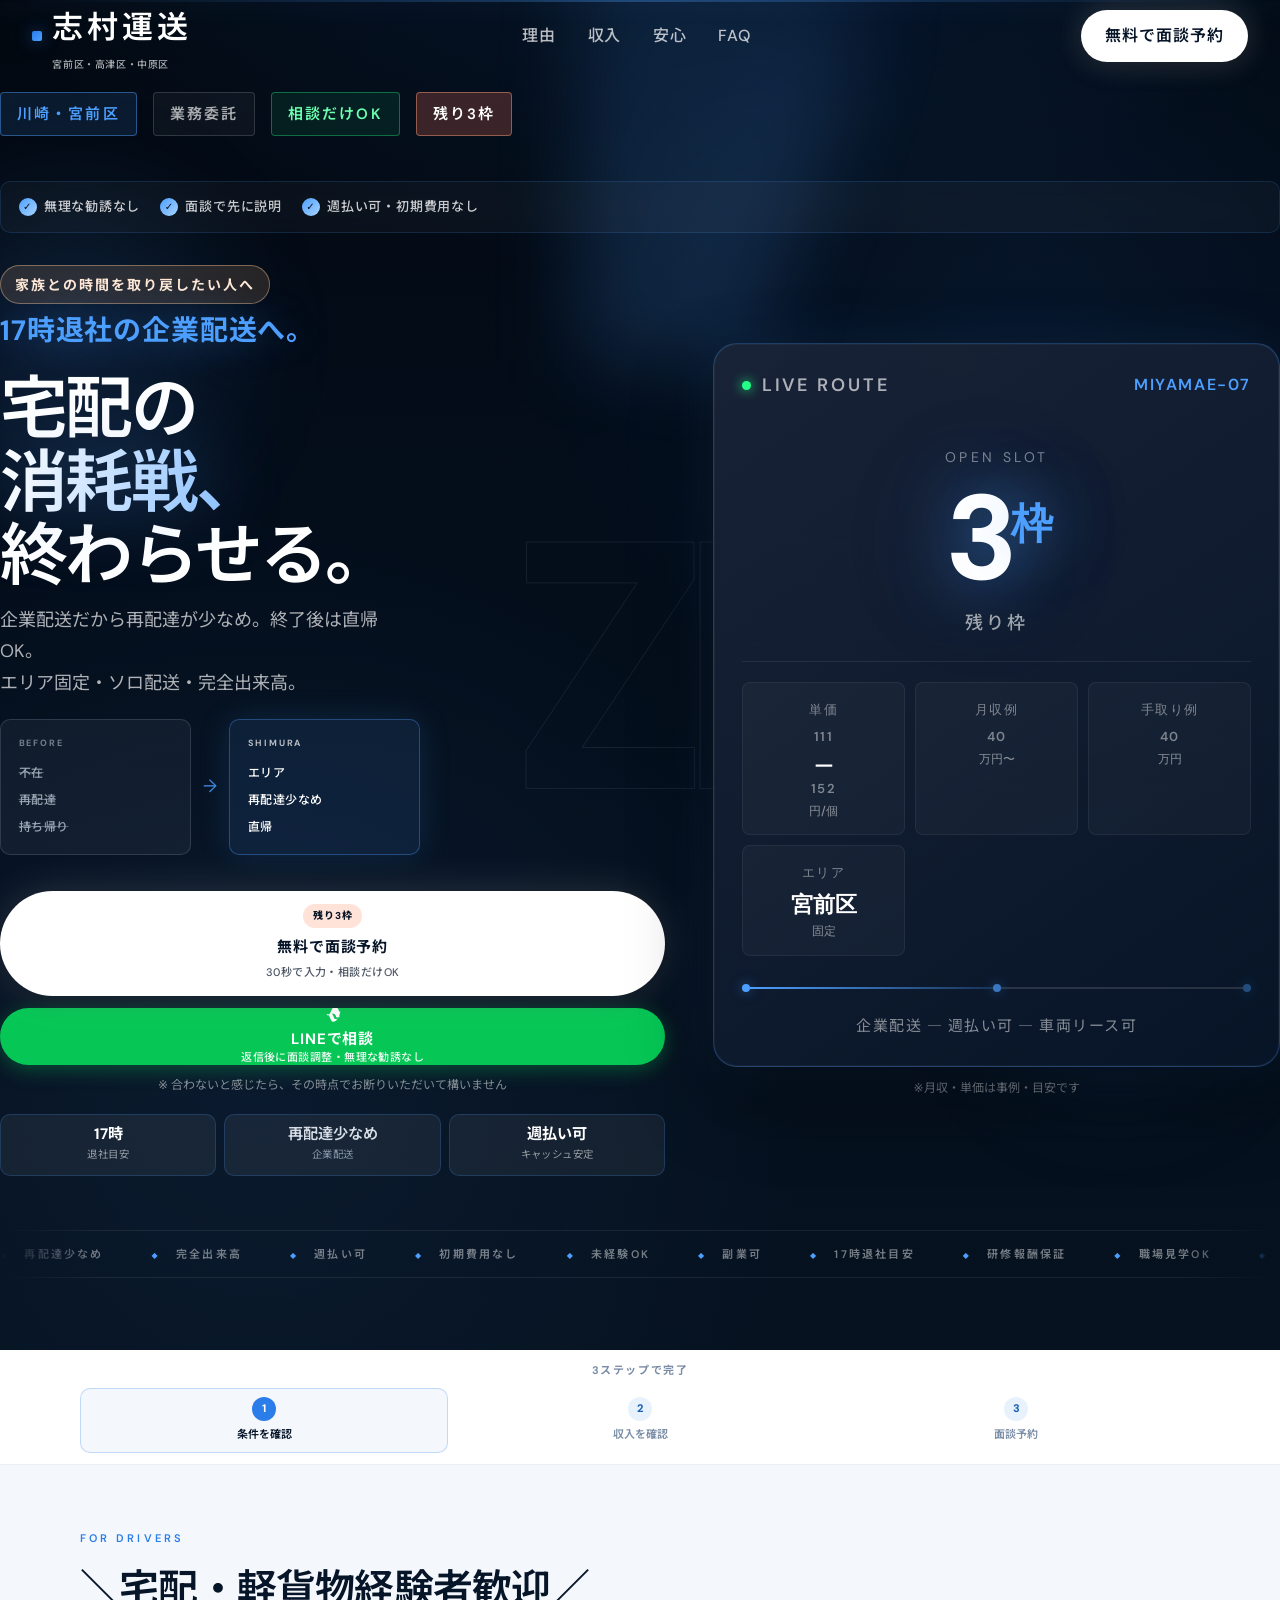
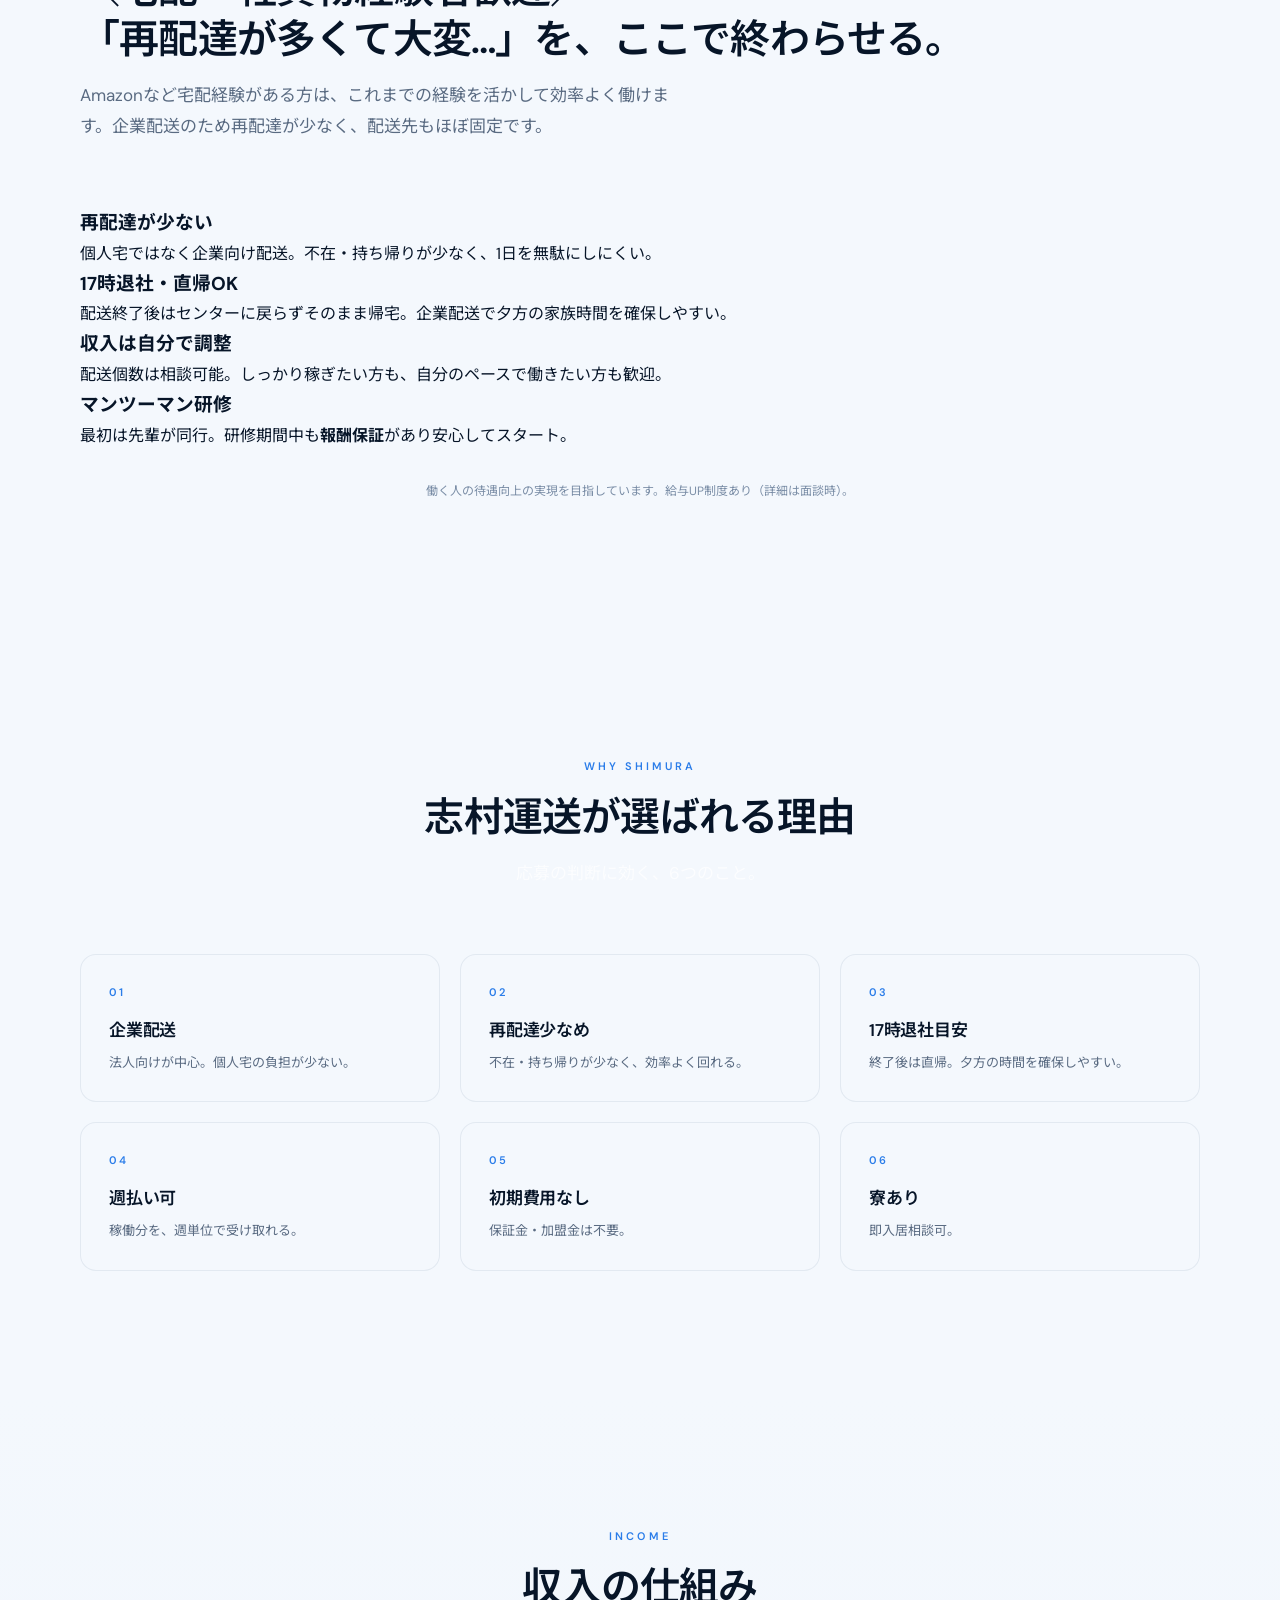
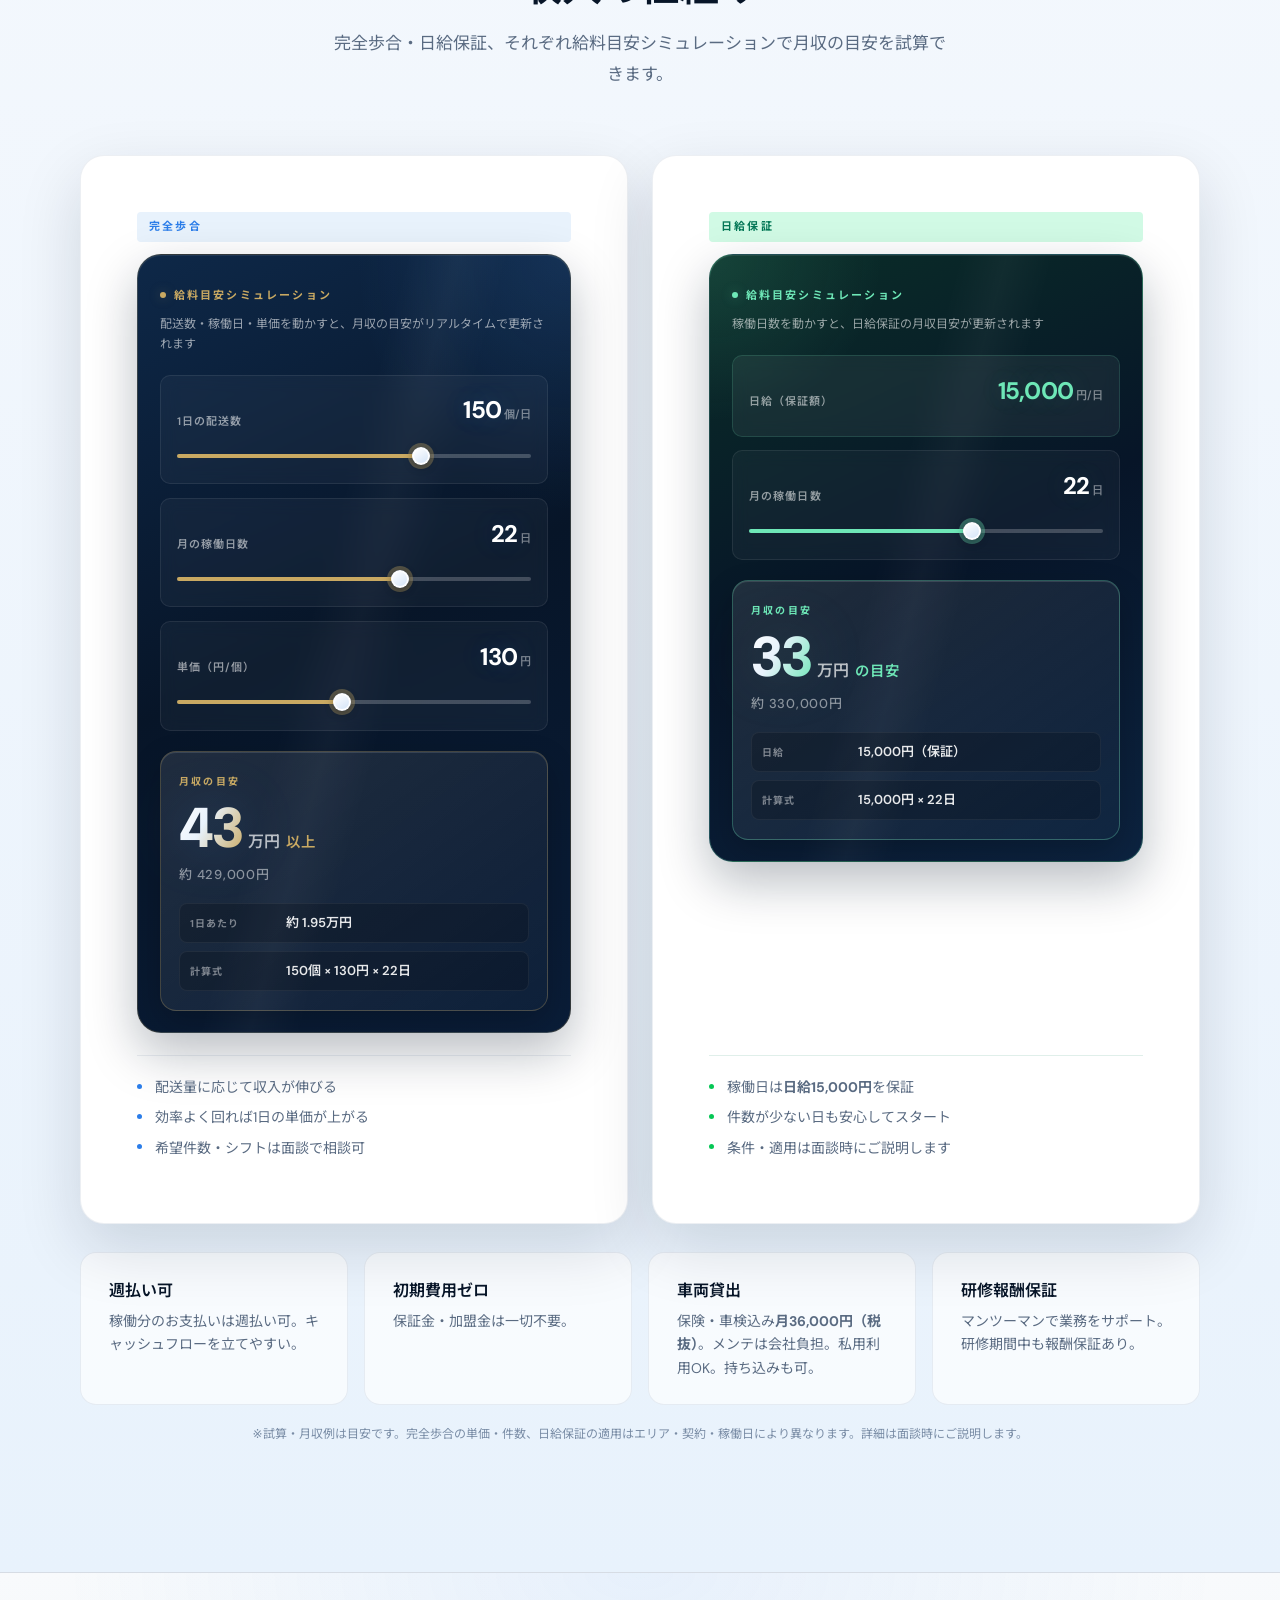
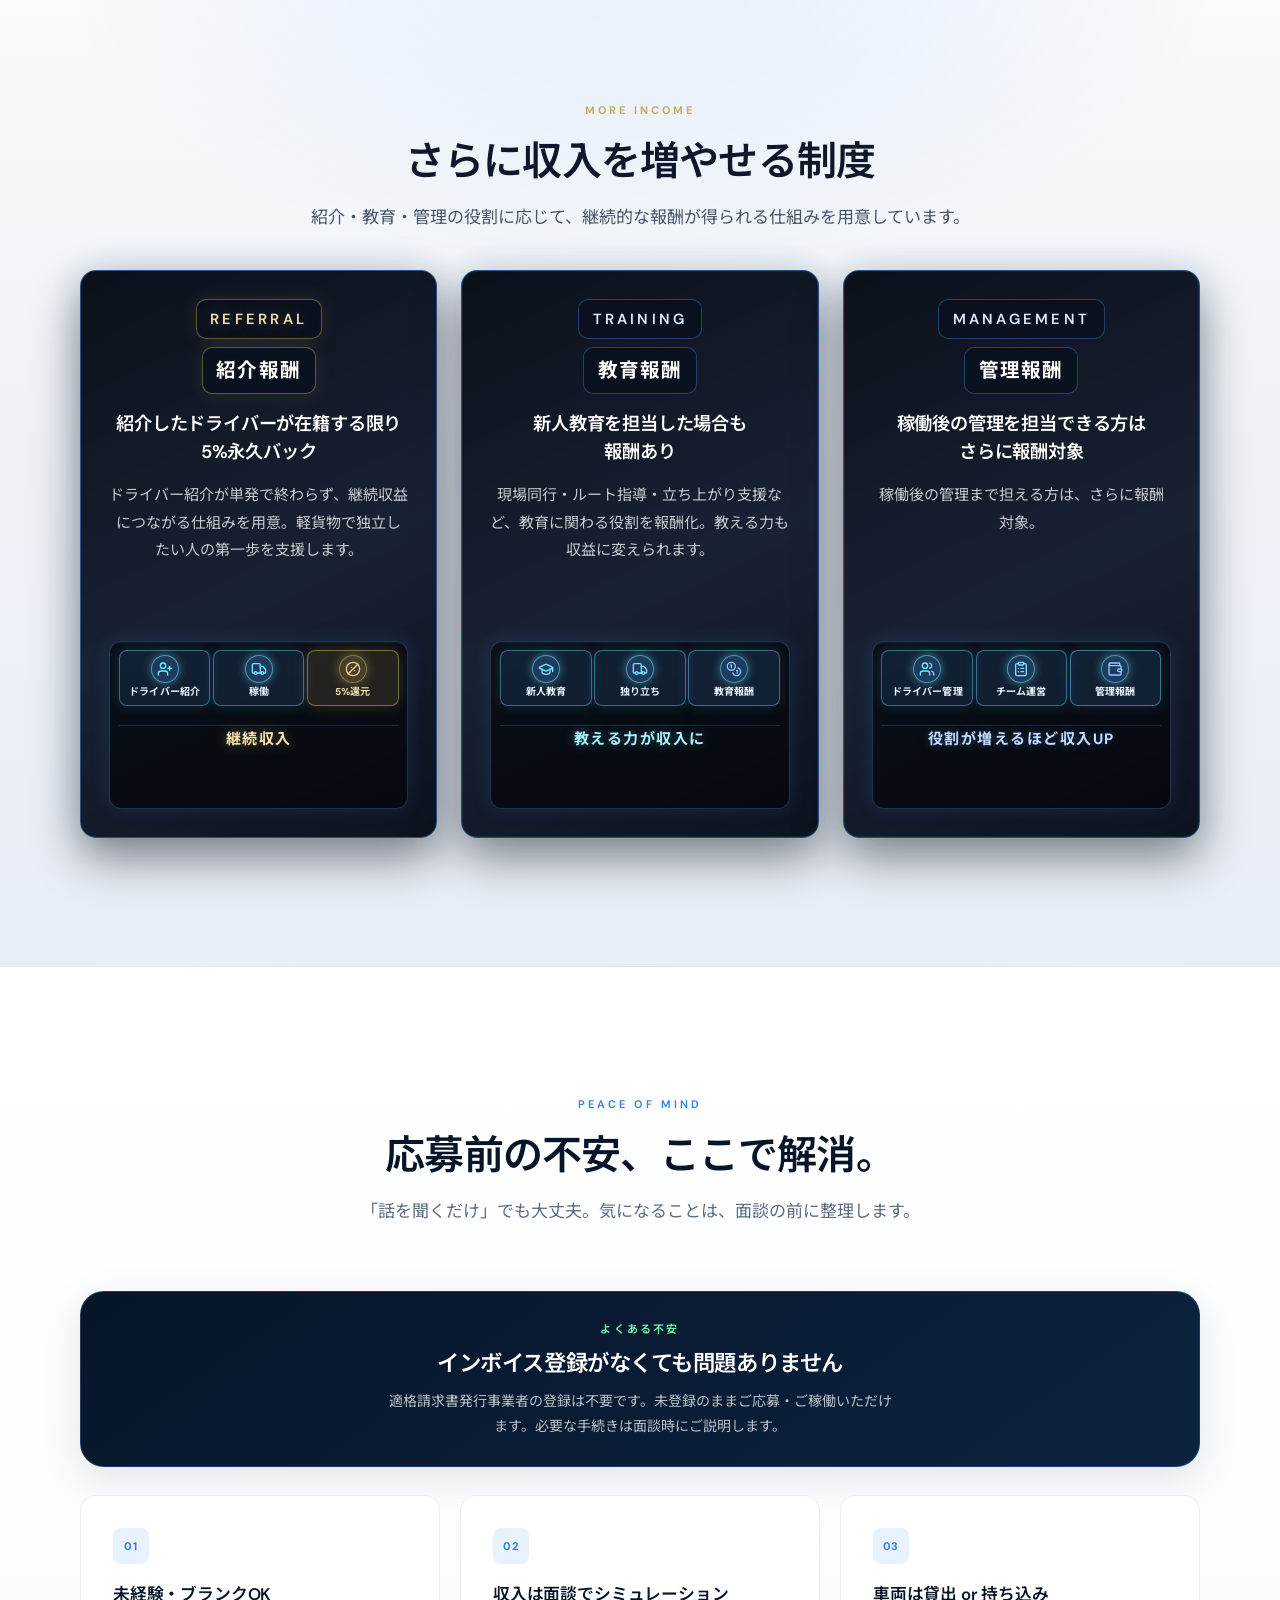
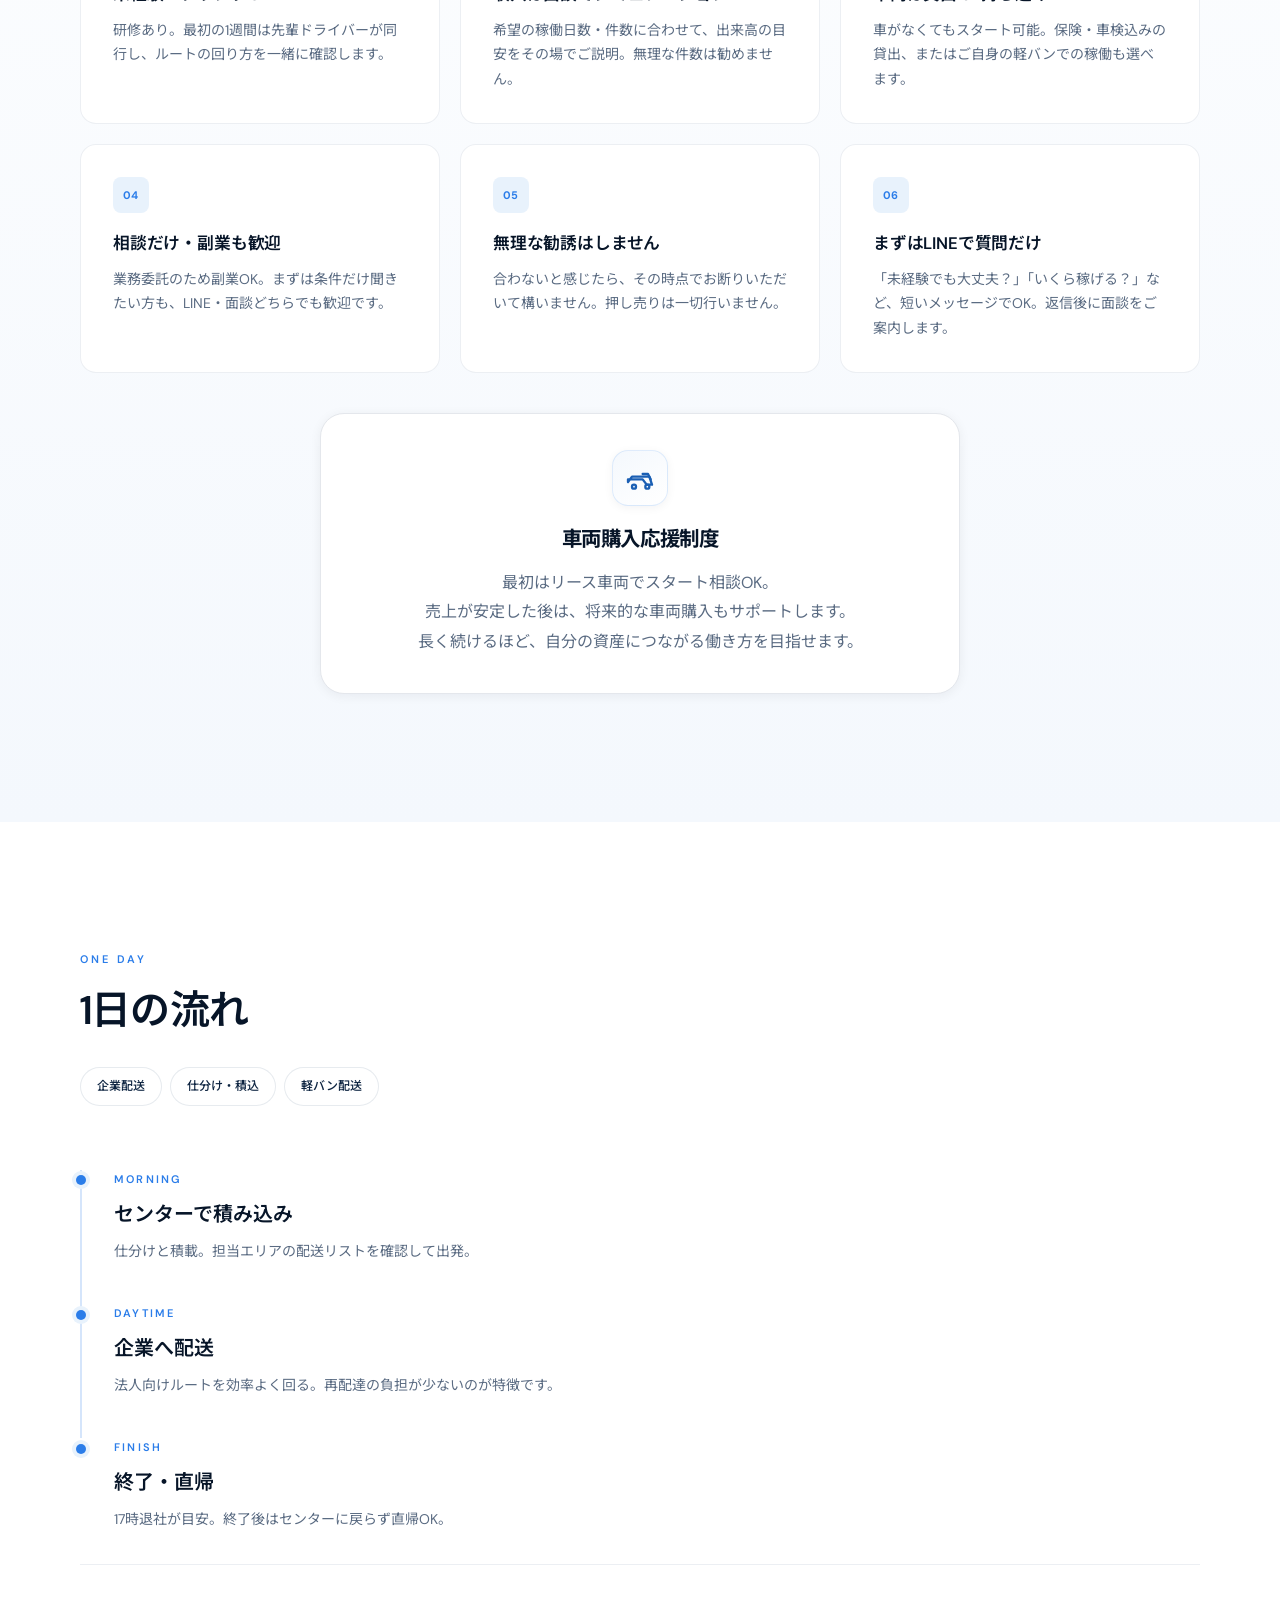
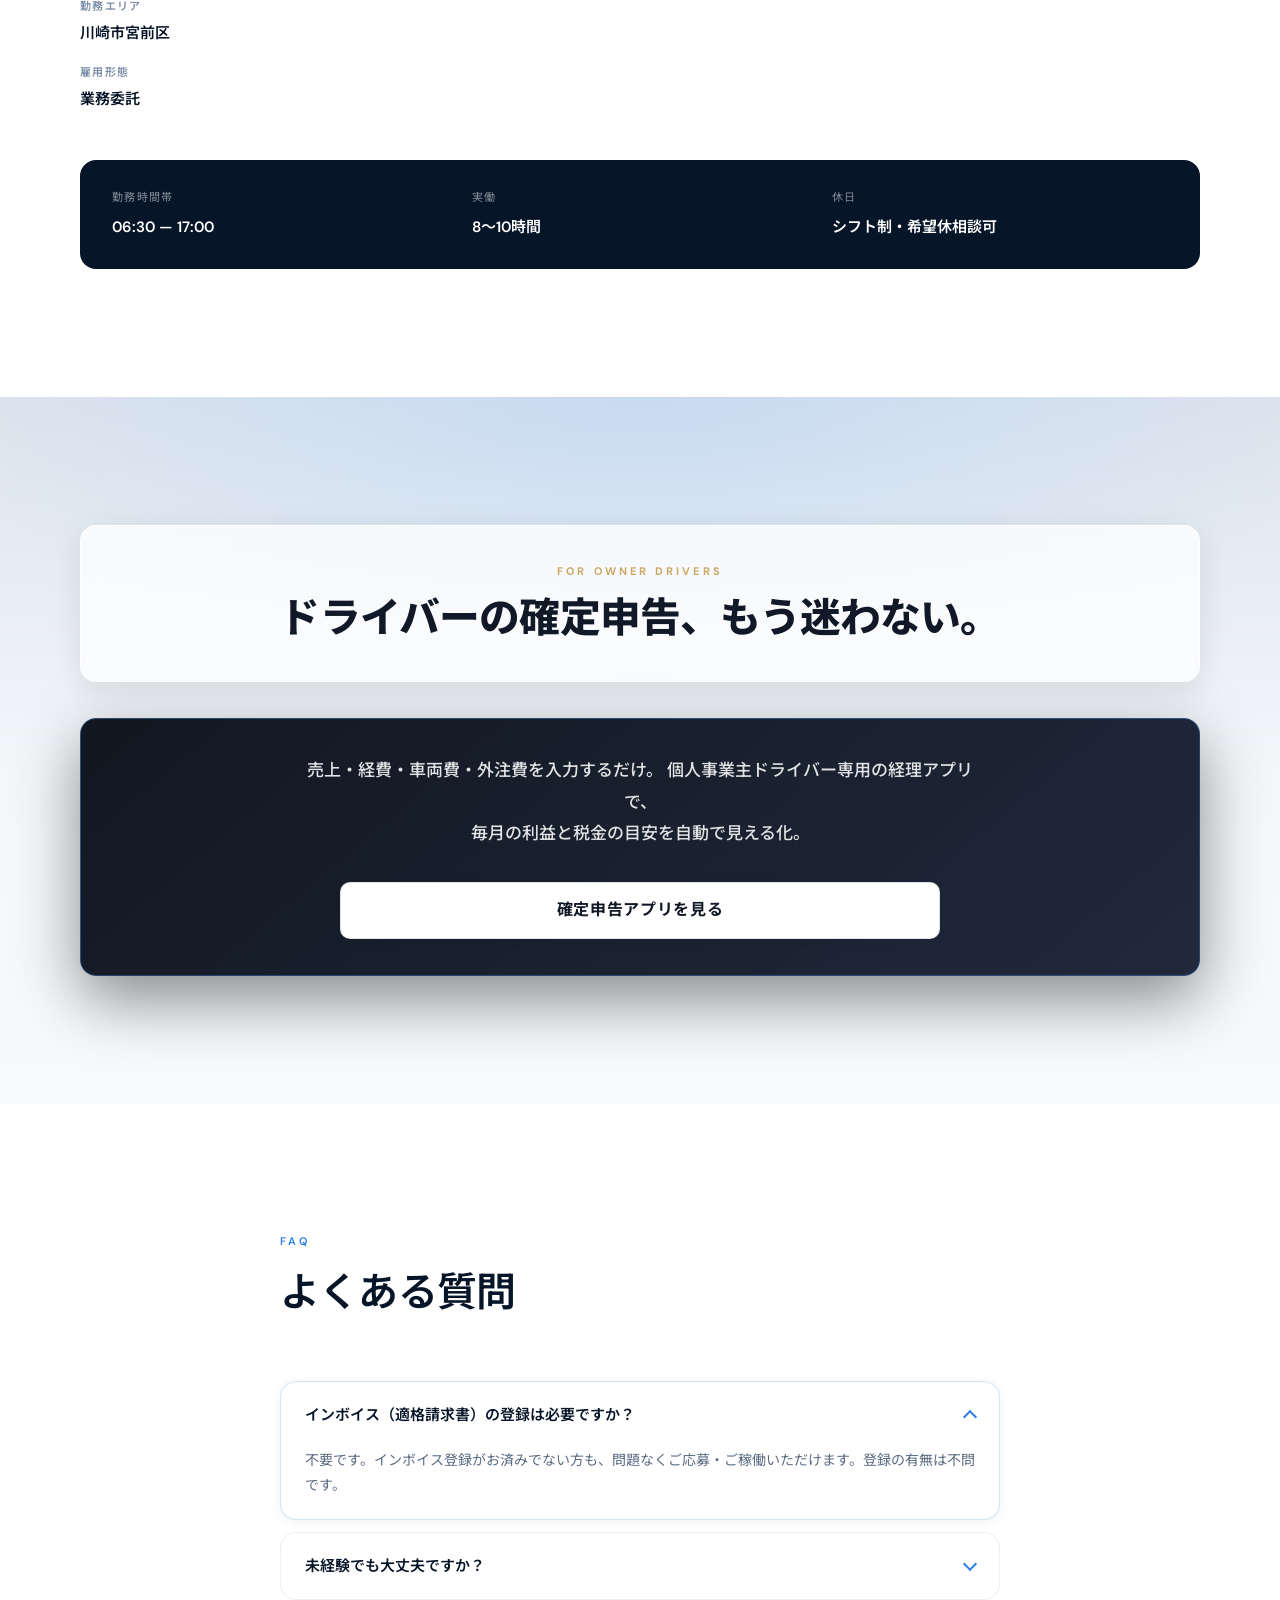
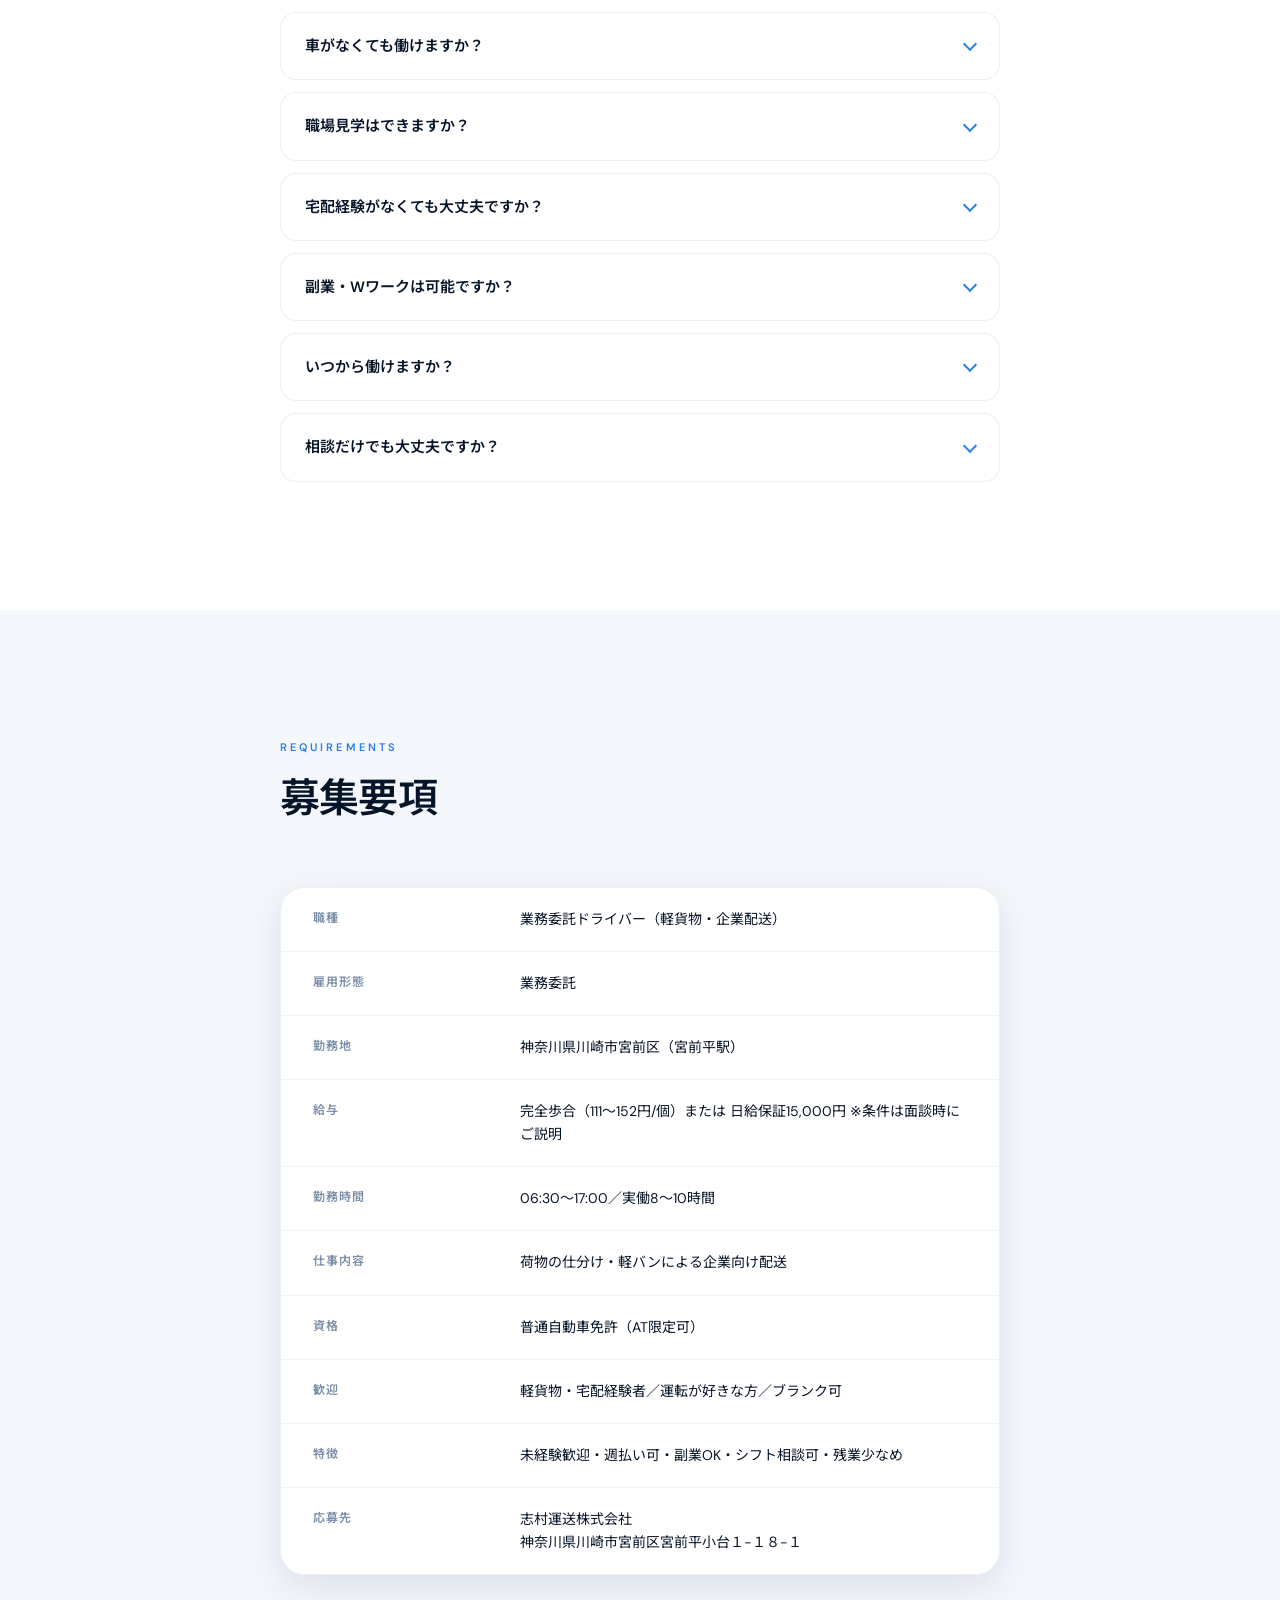
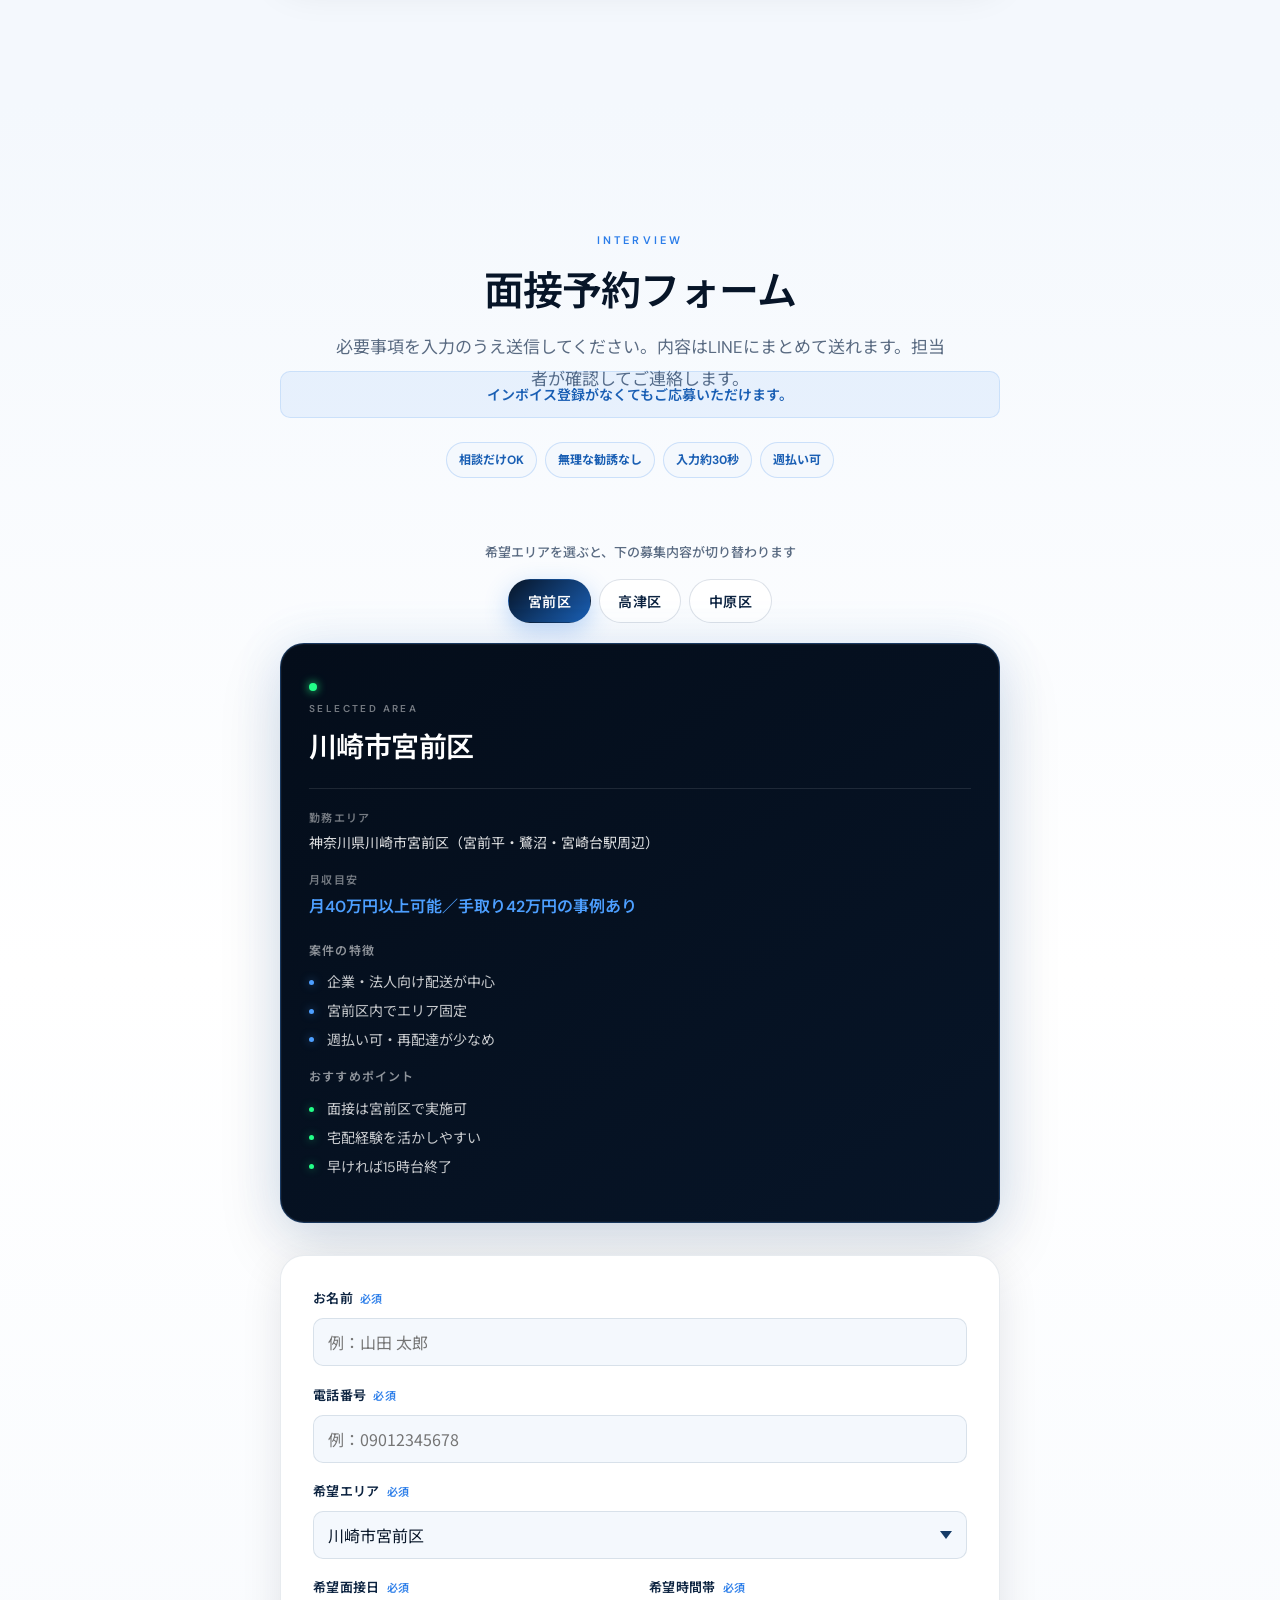
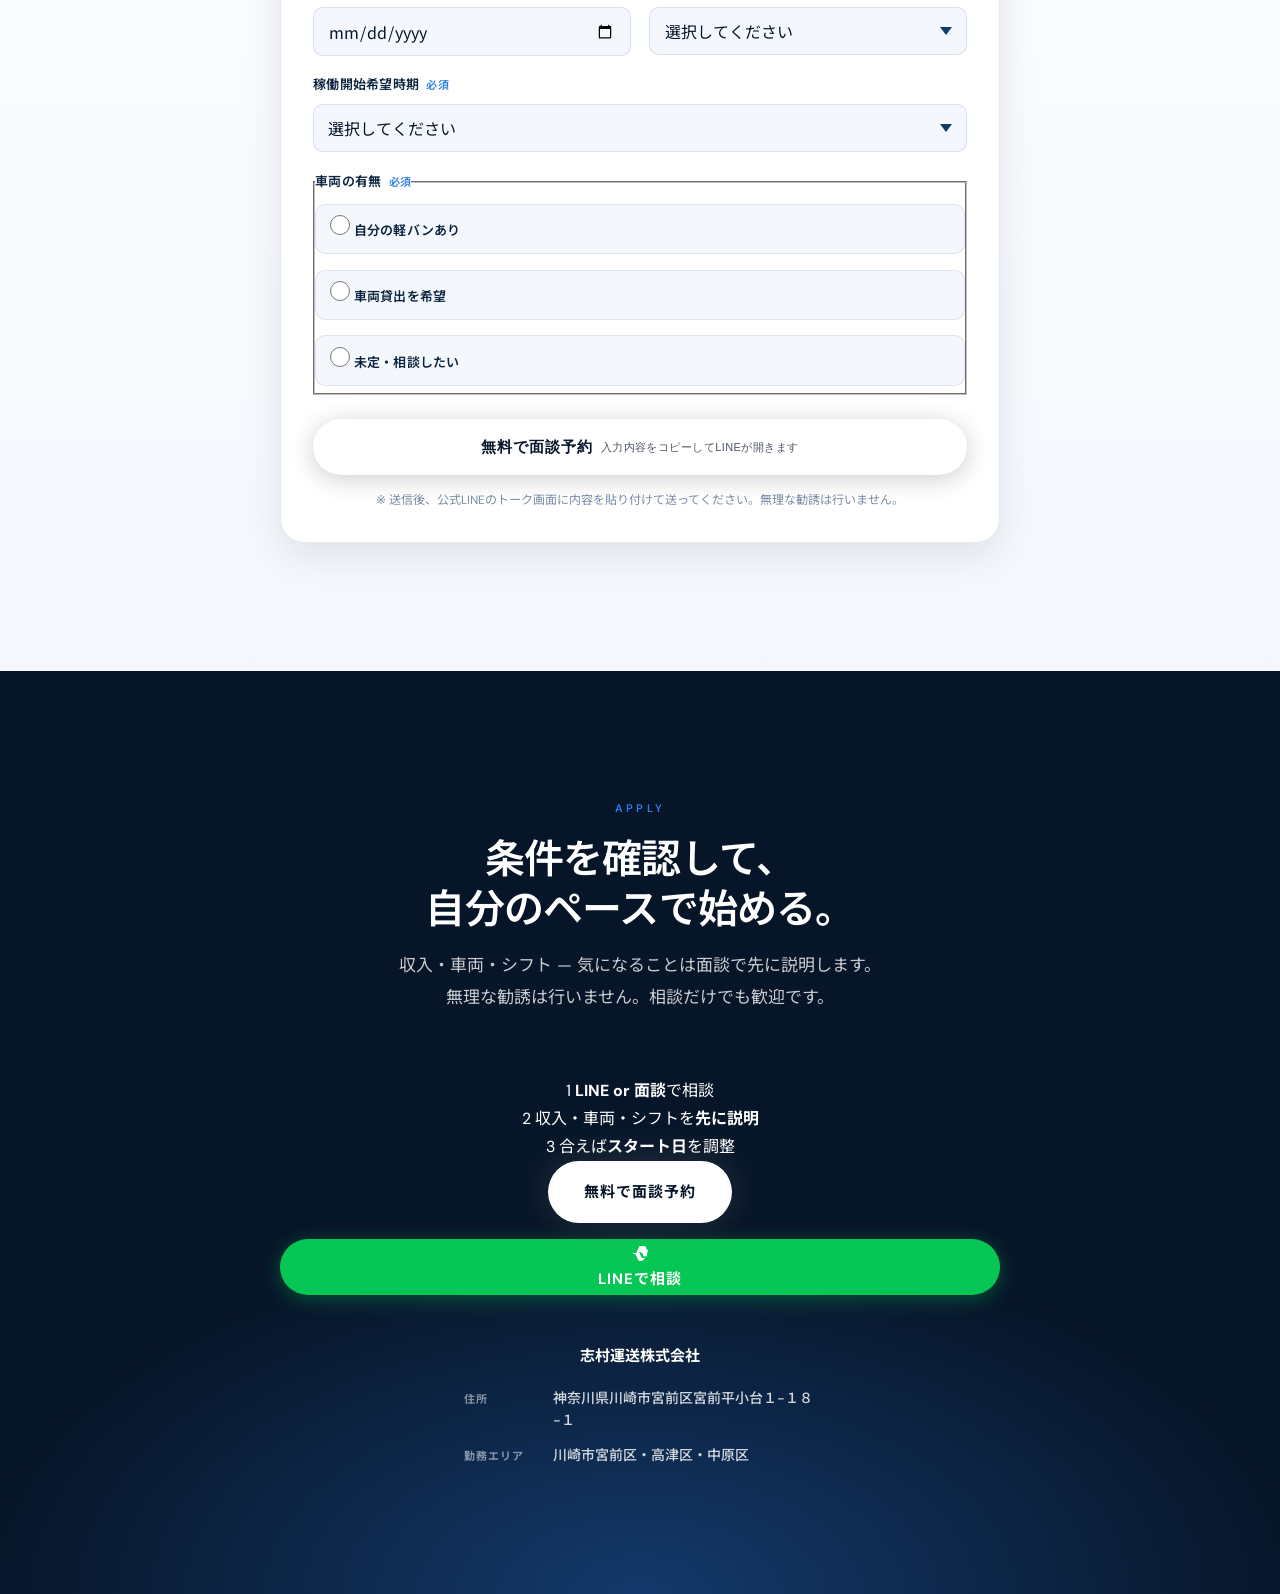
<file: index.html>
<!DOCTYPE html>
<html lang="ja">
<head>
  <meta charset="UTF-8" />
  <meta name="viewport" content="width=device-width, initial-scale=1.0" />
  <meta name="description" content="志村運送｜17時退社の企業配送。家族との時間を取り戻したい方へ。再配達が少ない・週払い可・面談予約30秒。" />
  <meta property="og:title" content="17時退社の企業配送｜志村運送ドライバー募集" />
  <meta property="og:description" content="宅配の消耗戦を終わらせる。週払い可・相談だけOK・残り枠わずか。" />
  <meta property="og:type" content="website" />
  <meta name="theme-color" content="#071528" />
  <title>17時退社の企業配送｜志村運送｜川崎エリア募集</title>
  <link rel="preconnect" href="https://fonts.googleapis.com" />
  <link rel="preconnect" href="https://fonts.gstatic.com" crossorigin />
  <link href="https://fonts.googleapis.com/css2?family=Bebas+Neue&family=DM+Sans:ital,opsz,wght@0,9..40,400;0,9..40,500;0,9..40,600;0,9..40,700&family=Noto+Sans+JP:wght@400;500;600;700&display=swap" rel="stylesheet" />
  <link rel="stylesheet" href="styles.css?v=20250604b" />
  <!-- Google tag (gtag.js) -->
  <script async src="https://www.googletagmanager.com/gtag/js?id=G-5895H2PTNX"></script>
  <script>
    window.dataLayer = window.dataLayer || [];
    function gtag(){dataLayer.push(arguments);}
    gtag('js', new Date());
    gtag('config', 'G-5895H2PTNX');
  </script>
</head>
<body>
  <div class="bg-grid" aria-hidden="true"></div>
  <div class="bg-glow" aria-hidden="true"></div>

  <header class="header" id="nav">
    <a href="#" class="header__brand">
      <span class="header__mark" aria-hidden="true"></span>
      <span class="header__brand-text">
        <span class="header__name">志村運送</span>
        <span class="header__areas">宮前区・高津区・中原区</span>
      </span>
    </a>
    <nav class="header__nav" aria-label="ページ内">
      <a href="#reasons">理由</a>
      <a href="#income">収入</a>
      <a href="#reassurance">安心</a>
      <a href="#faq">FAQ</a>
    </nav>
      <a href="#booking" class="header__cta header__cta--glow nav__cta">無料で面談予約</a>
  </header>

  <main>
    <!-- 1. ファーストビュー -->
    <section class="hero" id="hero">
      <div class="hero__scene" aria-hidden="true">
        <p class="hero__ghost">ZERO</p>
        <div class="hero__mesh"></div>
        <div class="hero__scan"></div>
        <div class="hero__beam"></div>
        <div class="hero__orb hero__orb--a"></div>
        <div class="hero__orb hero__orb--b"></div>
      </div>

      <div class="container hero__stage">
        <header class="hero__meta reveal">
          <span class="hero__pill" id="heroMetaPill">川崎・宮前区</span>
          <span class="hero__pill hero__pill--dim">業務委託</span>
          <span class="hero__pill hero__pill--trust">相談だけOK</span>
          <span class="hero__pill hero__pill--scarcity" id="heroScarcityPill">残り3枠</span>
        </header>

        <ul class="hero__trust reveal" aria-label="信頼のポイント">
          <li><span class="hero__trust-icon" aria-hidden="true">✓</span>無理な勧誘なし</li>
          <li><span class="hero__trust-icon" aria-hidden="true">✓</span>面談で先に説明</li>
          <li><span class="hero__trust-icon" aria-hidden="true">✓</span>週払い可・初期費用なし</li>
        </ul>

        <div class="hero__main">
          <div class="hero__copy hero__glass">
            <p class="hero__for reveal" id="heroFor">家族との時間を取り戻したい人へ</p>
            <p class="hero__lead reveal" id="heroLead">17時退社の企業配送へ。</p>
            <h1 class="hero__headline">
              <span class="hero__line">宅配の</span>
              <span class="hero__line hero__line--glow">消耗戦、</span>
              <span class="hero__line">終わらせる。</span>
            </h1>
            <p class="hero__sub reveal">
              企業配送だから再配達が少なめ。終了後は直帰OK。<br class="hide-sm" />
              エリア固定・ソロ配送・完全出来高。
            </p>
            <div class="hero__contrast reveal" role="presentation">
              <div class="hero__vs hero__vs--old">
                <span class="hero__vs-label">Before</span>
                <span>不在</span>
                <span>再配達</span>
                <span>持ち帰り</span>
              </div>
              <div class="hero__vs-arrow" aria-hidden="true">→</div>
              <div class="hero__vs hero__vs--new">
                <span class="hero__vs-label">Shimura</span>
                <span>エリア</span>
                <span>再配達少なめ</span>
                <span>直帰</span>
              </div>
            </div>
            <div class="hero__actions hero__actions--stack reveal">
              <a href="#booking" class="btn btn--primary btn--hero btn--shine btn--apply-glow nav__cta" id="applyBtn">
                <span class="btn__badge" id="heroCtaBadge">残り3枠</span>
                <span class="btn__main">無料で面談予約</span>
                <span class="btn__sub">30秒で入力・相談だけOK</span>
              </a>
              <a href="https://line.me/ti/p/sgtRPLsqUB" class="btn btn--line btn--line-hero" data-line>
                <svg width="20" height="20" viewBox="0 0 24 24" fill="currentColor" aria-hidden="true"><path d="M19.365 9.863c.349 0 .63.285.63.631 0 .345-.281.63-.63.63H17.61v.048c0 2.835-2.266 5.196-5.178 5.196h-.805c-.691 0-1.294-.4-1.575-1.016l-3.101-6.514H4.92c-.35 0-.631-.285-.631-.63 0-.346.281-.631.63-.631h2.97l3.68-7.736a1.68 1.68 0 0 1 1.575-1.016h.805c2.912 0 5.178 2.361 5.178 5.196v.048h1.755zm-1.755 1.259H15.61v-.307c0-2.283-1.828-4.196-4.178-4.196h-.537l3.101 6.514h2.414v.989z"/></svg>
                <span class="btn__main">LINEで相談</span>
                <span class="btn__sub">返信後に面談調整・無理な勧誘なし</span>
              </a>
            </div>
            <p class="hero__cta-note reveal">※ 合わないと感じたら、その時点でお断りいただいて構いません</p>
            <ul class="proof-strip reveal" aria-label="主要なメリット">
              <li><strong>17時</strong><span>退社目安</span></li>
              <li class="proof-strip__item--muted"><strong>再配達少なめ</strong><span>企業配送</span></li>
              <li><strong>週払い可</strong><span>キャッシュ安定</span></li>
            </ul>
          </div>

          <div class="hero__visual reveal">
            <div class="route-ui">
              <div class="route-ui__bar">
                <span class="route-ui__live"></span>
                LIVE ROUTE
                <span class="route-ui__id">MIYAMAE-07</span>
              </div>
              <div class="route-ui__zero-block">
                <p class="route-ui__zero-label">OPEN SLOT</p>
                <p class="route-ui__zero" aria-label="残り枠">
                  <span>3</span><span class="route-ui__zero-unit">枠</span>
                </p>
                <p class="route-ui__zero-note">残り枠</p>
              </div>
              <ul class="route-ui__metrics">
                <li>
                  <span>単価</span>
                  <strong><span class="count" data-count="111" data-suffix="">0</span>—<span class="count" data-count="152" data-suffix="">0</span><small>円/個</small></strong>
                </li>
                <li>
                  <span>月収例</span>
                  <strong><span class="count" data-count="40" data-suffix="">0</span><small>万円〜</small></strong>
                </li>
                <li class="route-ui__metric-wide">
                  <span>手取り例</span>
                  <strong><span class="count" data-count="42" data-suffix="">0</span><small>万円</small></strong>
                </li>
                <li>
                  <span>エリア</span>
                  <strong>宮前区<small>固定</small></strong>
                </li>
              </ul>
              <div class="route-ui__track">
                <span class="route-ui__dot route-ui__dot--a"></span>
                <span class="route-ui__line"></span>
                <span class="route-ui__dot route-ui__dot--b"></span>
                <span class="route-ui__line route-ui__line--dim"></span>
                <span class="route-ui__dot route-ui__dot--c"></span>
              </div>
              <p class="route-ui__foot">企業配送 — 週払い可 — 車両リース可</p>
            </div>
            <p class="fine route-ui__fine">※月収・単価は事例・目安です</p>
          </div>
        </div>

        <div class="hero__marquee" aria-hidden="true">
          <div class="hero__marquee-track">
            <span>再配達少なめ</span>
            <span>完全出来高</span>
            <span>週払い可</span>
            <span>初期費用なし</span>
            <span>未経験OK</span>
            <span>副業可</span>
            <span>17時退社目安</span>
            <span>研修報酬保証</span>
            <span>職場見学OK</span>
            <span>再配達少なめ</span>
            <span>完全出来高</span>
            <span>週払い可</span>
            <span>初期費用なし</span>
            <span>未経験OK</span>
            <span>副業可</span>
            <span>17時退社目安</span>
          </div>
        </div>
      </div>

    </section>

    <!-- 応募フロー（コミットメント・ラダー） -->
    <nav class="conv-path" id="conv-path" aria-label="応募までの流れ">
      <div class="container conv-path__inner">
        <p class="conv-path__label">3ステップで完了</p>
        <ol class="conv-path__steps">
          <li class="conv-path__step is-active" data-step="reasons"><span>1</span>条件を確認</li>
          <li class="conv-path__step" data-step="income"><span>2</span>収入を確認</li>
          <li class="conv-path__step" data-step="booking"><span>3</span>面談予約</li>
        </ol>
      </div>
    </nav>

    <!-- 1.5 宅配経験者へ -->
    <section class="section section--appeal" id="appeal">
      <div class="container">
        <header class="section-head reveal">
          <p class="label">For Drivers</p>
          <h2 class="section-title">＼宅配・軽貨物経験者歓迎／<br />「再配達が多くて大変…」を、ここで終わらせる。</h2>
          <p class="section-lead">Amazonなど宅配経験がある方は、これまでの経験を活かして効率よく働けます。企業配送のため再配達が少なく、配送先もほぼ固定です。</p>
        </header>
        <div class="appeal-grid">
          <article class="appeal-card reveal">
            <h3>再配達が少ない</h3>
            <p>個人宅ではなく企業向け配送。不在・持ち帰りが少なく、1日を無駄にしにくい。</p>
          </article>
          <article class="appeal-card reveal" style="--d:.1s">
            <h3>17時退社・直帰OK</h3>
            <p>配送終了後はセンターに戻らずそのまま帰宅。企業配送で夕方の家族時間を確保しやすい。</p>
          </article>
          <article class="appeal-card reveal" style="--d:.2s">
            <h3>収入は自分で調整</h3>
            <p>配送個数は相談可能。しっかり稼ぎたい方も、自分のペースで働きたい方も歓迎。</p>
          </article>
          <article class="appeal-card reveal" style="--d:.3s">
            <h3>マンツーマン研修</h3>
            <p>最初は先輩が同行。研修期間中も<strong>報酬保証</strong>があり安心してスタート。</p>
          </article>
        </div>
        <p class="fine fine--center reveal">働く人の待遇向上の実現を目指しています。給与UP制度あり（詳細は面談時）。</p>
      </div>
    </section>

    <!-- 2. 選ばれる理由 -->
    <section class="section section--dark" id="reasons">
      <div class="container">
        <header class="section-head section-head--center reveal">
          <p class="label">Why Shimura</p>
          <h2 class="section-title">志村運送が<br class="hide-md" />選ばれる理由</h2>
          <p class="section-lead section-lead--on-dark">応募の判断に効く、6つのこと。</p>
        </header>
        <div class="reason-grid reason-grid--six reveal">
          <article class="card">
            <span class="card__num">01</span>
            <h3>企業配送</h3>
            <p>法人向けが中心。個人宅の負担が少ない。</p>
          </article>
          <article class="card" style="--d:.06s">
            <span class="card__num">02</span>
            <h3>再配達少なめ</h3>
            <p>不在・持ち帰りが少なく、効率よく回れる。</p>
          </article>
          <article class="card" style="--d:.12s">
            <span class="card__num">03</span>
            <h3>17時退社目安</h3>
            <p>終了後は直帰。夕方の時間を確保しやすい。</p>
          </article>
          <article class="card" style="--d:.18s">
            <span class="card__num">04</span>
            <h3>週払い可</h3>
            <p>稼働分を、週単位で受け取れる。</p>
          </article>
          <article class="card" style="--d:.24s">
            <span class="card__num">05</span>
            <h3>初期費用なし</h3>
            <p>保証金・加盟金は不要。</p>
          </article>
          <article class="card" style="--d:.3s">
            <span class="card__num">06</span>
            <h3>寮あり</h3>
            <p>即入居相談可。</p>
          </article>
        </div>
      </div>
    </section>

    <!-- 4. 収入例 -->
    <section class="section section--accent" id="income">
      <div class="container">
        <header class="section-head section-head--center reveal">
          <p class="label">Income</p>
          <h2 class="section-title">収入の仕組み</h2>
          <p class="section-lead" id="incomeLead">完全歩合・日給保証、それぞれ給料目安シミュレーションで月収の目安を試算できます。</p>
        </header>

        <div class="income-showcase reveal">
          <div class="pay-panels pay-panels--dual">
            <div class="pay-panel pay-panel--piece" id="payPanelPiece" data-pay="piece">
              <div class="income-main">
                <p class="income-main__tag">完全歩合</p>
                <div class="pay-sim pay-sim--piece pay-sim--lux" id="incomeSimulator">
                  <header class="pay-sim__head">
                    <p class="pay-sim__badge"><span class="pay-sim__badge-mark" aria-hidden="true"></span>給料目安シミュレーション</p>
                    <p class="pay-sim__lead">配送数・稼働日・単価を動かすと、月収の目安がリアルタイムで更新されます</p>
                  </header>
                  <div class="pay-sim__controls">
                    <div class="pay-sim__slider">
                      <div class="pay-sim__slider-head">
                        <label for="simPackages">1日の配送数</label>
                        <p class="pay-sim__value"><output id="simPackagesOut" for="simPackages">150</output><span>個/日</span></p>
                      </div>
                      <div class="pay-sim__track"><input type="range" class="pay-sim__range" id="simPackages" min="80" max="180" value="150" step="5" /></div>
                    </div>
                    <div class="pay-sim__slider">
                      <div class="pay-sim__slider-head">
                        <label for="simDays">月の稼働日数</label>
                        <p class="pay-sim__value"><output id="simDaysOut" for="simDays">22</output><span>日</span></p>
                      </div>
                      <div class="pay-sim__track"><input type="range" class="pay-sim__range" id="simDays" min="15" max="26" value="22" step="1" /></div>
                    </div>
                    <div class="pay-sim__slider">
                      <div class="pay-sim__slider-head">
                        <label for="simRate">単価（円/個）</label>
                        <p class="pay-sim__value"><output id="simRateOut" for="simRate">130</output><span>円</span></p>
                      </div>
                      <div class="pay-sim__track"><input type="range" class="pay-sim__range" id="simRate" min="111" max="152" value="130" step="1" /></div>
                    </div>
                  </div>
                  <div class="pay-sim__result" id="pieceSimValue" aria-live="polite">
                    <div class="pay-sim__result-inner">
                      <p class="pay-sim__result-label">月収の目安</p>
                      <p class="pay-sim__result-main">
                        <span class="pay-sim__result-num" id="pieceSimMonthly">42.9</span>
                        <span class="pay-sim__result-unit">万円</span>
                        <span class="pay-sim__result-suffix" id="pieceSimSuffix">以上</span>
                      </p>
                      <p class="pay-sim__result-yen" id="pieceSimYen">約 429,000円</p>
                      <dl class="pay-sim__breakdown">
                        <div>
                          <dt>1日あたり</dt>
                          <dd id="pieceSimDaily">約 1.95万円</dd>
                        </div>
                        <div>
                          <dt>計算式</dt>
                          <dd id="pieceSimFormula">150個 × 130円 × 22日</dd>
                        </div>
                      </dl>
                    </div>
                  </div>
                </div>
                <ul class="pay-panel__list">
                  <li>配送量に応じて収入が伸びる</li>
                  <li>効率よく回れば1日の単価が上がる</li>
                  <li>希望件数・シフトは面談で相談可</li>
                </ul>
              </div>
            </div>

            <div class="pay-panel pay-panel--daily" id="payPanelDaily" data-pay="daily">
              <div class="income-main income-main--daily">
                <p class="income-main__tag income-main__tag--daily">日給保証</p>
                <div class="pay-sim pay-sim--daily pay-sim--lux" id="dailyIncomeSimulator">
                  <header class="pay-sim__head">
                    <p class="pay-sim__badge"><span class="pay-sim__badge-mark" aria-hidden="true"></span>給料目安シミュレーション</p>
                    <p class="pay-sim__lead">稼働日数を動かすと、日給保証の月収目安が更新されます</p>
                  </header>
                  <div class="pay-sim__controls">
                    <div class="pay-sim__slider pay-sim__slider--static">
                      <div class="pay-sim__slider-head">
                        <label for="simDailyWage">日給（保証額）</label>
                        <p class="pay-sim__value pay-sim__value--highlight"><output id="simDailyWageOut">15,000</output><span>円/日</span></p>
                      </div>
                    </div>
                    <div class="pay-sim__slider">
                      <div class="pay-sim__slider-head">
                        <label for="simDailyDays">月の稼働日数</label>
                        <p class="pay-sim__value"><output id="simDailyDaysOut" for="simDailyDays">22</output><span>日</span></p>
                      </div>
                      <div class="pay-sim__track"><input type="range" class="pay-sim__range" id="simDailyDays" min="15" max="26" value="22" step="1" /></div>
                    </div>
                  </div>
                  <div class="pay-sim__result pay-sim__result--daily" id="dailySimValue" aria-live="polite">
                    <div class="pay-sim__result-inner">
                      <p class="pay-sim__result-label">月収の目安</p>
                      <p class="pay-sim__result-main">
                        <span class="pay-sim__result-num" id="dailySimMonthly">33</span>
                        <span class="pay-sim__result-unit">万円</span>
                        <span class="pay-sim__result-suffix" id="dailySimSuffix">の目安</span>
                      </p>
                      <p class="pay-sim__result-yen" id="dailySimYen">約 330,000円</p>
                      <dl class="pay-sim__breakdown">
                        <div>
                          <dt>日給</dt>
                          <dd>15,000円（保証）</dd>
                        </div>
                        <div>
                          <dt>計算式</dt>
                          <dd id="dailySimFormula">15,000円 × 22日</dd>
                        </div>
                      </dl>
                    </div>
                  </div>
                </div>
                <ul class="pay-panel__list">
                  <li>稼働日は<strong>日給15,000円</strong>を保証</li>
                  <li>件数が少ない日も安心してスタート</li>
                  <li>条件・適用は面談時にご説明します</li>
                </ul>
              </div>
            </div>
          </div>

          <div class="income-benefits">
            <article class="benefit">
              <h3>週払い可</h3>
              <p>稼働分のお支払いは週払い可。キャッシュフローを立てやすい。</p>
            </article>
            <article class="benefit">
              <h3>初期費用ゼロ</h3>
              <p>保証金・加盟金は一切不要。</p>
            </article>
            <article class="benefit">
              <h3>車両貸出</h3>
              <p>保険・車検込み<strong>月36,000円（税抜）</strong>。メンテは会社負担。私用利用OK。持ち込みも可。</p>
            </article>
            <article class="benefit">
              <h3>研修報酬保証</h3>
              <p>マンツーマンで業務をサポート。研修期間中も報酬保証あり。</p>
            </article>
          </div>
        </div>
        <p class="fine fine--center reveal income-section__fine" id="incomeFine">※完全歩合は事例・目安です。日給保証は条件により適用。詳細は面談時にご説明します。</p>
      </div>
    </section>

    <!-- 3.5 さらに収入を増やせる制度 -->
    <section class="section" id="extra-income">
      <div class="container">
        <header class="section-head section-head--center reveal">
          <p class="label extra-income__label">More Income</p>
          <h2 class="section-title extra-income__title">さらに収入を増やせる制度</h2>
          <p class="section-lead extra-income__lead">
            紹介・教育・管理の役割に応じて、継続的な報酬が得られる仕組みを用意しています。
          </p>
        </header>

        <div class="independence-grid">
          <article class="independence-card independence-card--referral">
            <div class="independence-card__badge">
              <span class="independence-card__badge-en">REFERRAL</span>
              <span class="independence-card__badge-ja">紹介報酬</span>
            </div>
            <h3>紹介したドライバーが在籍する限り<br />5%永久バック</h3>
            <p>
              ドライバー紹介が単発で終わらず、継続収益につながる仕組みを用意。軽貨物で独立したい人の第一歩を支援します。
            </p>
            <div class="independence-card__diagram">
              <figure class="independence-infographic independence-infographic--referral">
                <div class="independence-infographic__flow" role="img" aria-label="紹介報酬：ドライバー紹介、稼働、5%還元の流れ">
                  <div class="independence-infographic__step">
                    <span class="independence-infographic__icon" aria-hidden="true"><svg class="independence-infographic__svg" viewBox="0 0 24 24"><path d="M16 21v-2a4 4 0 0 0-4-4H6a4 4 0 0 0-4 4v2"/><circle cx="9" cy="7" r="4"/><line x1="19" x2="19" y1="8" y2="14"/><line x1="22" x2="16" y1="11" y2="11"/></svg></span>
                    <span class="independence-infographic__label">ドライバー紹介</span>
                  </div>
                  <div class="independence-infographic__step">
                    <span class="independence-infographic__icon" aria-hidden="true"><svg class="independence-infographic__svg" viewBox="0 0 24 24"><path d="M14 18V6a2 2 0 0 0-2-2H4a2 2 0 0 0-2 2v11a1 1 0 0 0 1 1h2"/><path d="M15 18H9"/><path d="M19 18h2a1 1 0 0 0 1-1v-3.65a1 1 0 0 0-.22-.624l-3.48-4.35A1 1 0 0 0 17.52 8H14"/><circle cx="17" cy="18" r="2"/><circle cx="7" cy="18" r="2"/></svg></span>
                    <span class="independence-infographic__label">稼働</span>
                  </div>
                  <div class="independence-infographic__step independence-infographic__step--gold">
                    <span class="independence-infographic__icon" aria-hidden="true"><svg class="independence-infographic__svg" viewBox="0 0 24 24"><circle cx="12" cy="12" r="10"/><path d="M19.5 4.5 4.5 19.5"/><path d="M9.5 9.5h.01"/><path d="M14.5 14.5h.01"/></svg></span>
                    <span class="independence-infographic__label">5%還元</span>
                  </div>
                  <p class="independence-infographic__tagline">継続収入</p>
                </div>
              </figure>
            </div>
          </article>

          <article class="independence-card independence-card--training">
            <div class="independence-card__badge">
              <span class="independence-card__badge-en">TRAINING</span>
              <span class="independence-card__badge-ja">教育報酬</span>
            </div>
            <h3>新人教育を担当した場合も<br />報酬あり</h3>
            <p>
              現場同行・ルート指導・立ち上がり支援など、教育に関わる役割を報酬化。教える力も収益に変えられます。
            </p>
            <div class="independence-card__diagram">
              <figure class="independence-infographic independence-infographic--training">
                <div class="independence-infographic__flow" role="img" aria-label="教育報酬：新人教育、独り立ち、教育報酬の流れ">
                  <div class="independence-infographic__step">
                    <span class="independence-infographic__icon" aria-hidden="true"><svg class="independence-infographic__svg" viewBox="0 0 24 24"><path d="M21.42 10.922a1 1 0 0 0-.019-1.838L12.83 5.18a2 2 0 0 0-1.66 0L2.6 9.08a1 1 0 0 0 0 1.832l8.57 3.908a2 2 0 0 0 1.66 0z"/><path d="M22 10v6"/><path d="M6 12v5c0 2 2 3 6 3s6-1 6-3v-5"/></svg></span>
                    <span class="independence-infographic__label">新人教育</span>
                  </div>
                  <div class="independence-infographic__step">
                    <span class="independence-infographic__icon" aria-hidden="true"><svg class="independence-infographic__svg" viewBox="0 0 24 24"><path d="M14 18V6a2 2 0 0 0-2-2H4a2 2 0 0 0-2 2v11a1 1 0 0 0 1 1h2"/><path d="M15 18H9"/><path d="M19 18h2a1 1 0 0 0 1-1v-3.65a1 1 0 0 0-.22-.624l-3.48-4.35A1 1 0 0 0 17.52 8H14"/><circle cx="17" cy="18" r="2"/><circle cx="7" cy="18" r="2"/></svg></span>
                    <span class="independence-infographic__label">独り立ち</span>
                  </div>
                  <div class="independence-infographic__step independence-infographic__step--accent">
                    <span class="independence-infographic__icon" aria-hidden="true"><svg class="independence-infographic__svg" viewBox="0 0 24 24"><circle cx="8" cy="8" r="6"/><path d="M18.09 10.37A6 6 0 1 1 10.34 18"/><path d="M7 6h1v4"/><path d="M16 14h1v4"/></svg></span>
                    <span class="independence-infographic__label">教育報酬</span>
                  </div>
                  <p class="independence-infographic__tagline">教える力が収入に</p>
                </div>
              </figure>
            </div>
          </article>

          <article class="independence-card independence-card--management">
            <div class="independence-card__badge">
              <span class="independence-card__badge-en">MANAGEMENT</span>
              <span class="independence-card__badge-ja">管理報酬</span>
            </div>
            <h3>稼働後の管理を担当できる方は<br />さらに報酬対象</h3>
            <p>稼働後の管理まで担える方は、さらに報酬対象。</p>
            <div class="independence-card__diagram">
              <figure class="independence-infographic independence-infographic--management">
                <div class="independence-infographic__flow" role="img" aria-label="管理報酬：ドライバー管理、チーム運営、管理報酬の流れ">
                  <div class="independence-infographic__step">
                    <span class="independence-infographic__icon" aria-hidden="true"><svg class="independence-infographic__svg" viewBox="0 0 24 24"><path d="M16 21v-2a4 4 0 0 0-4-4H6a4 4 0 0 0-4 4v2"/><path d="M16 3.128a4 4 0 0 1 0 7.744"/><path d="M22 21v-2a4 4 0 0 0-3-3.87"/><circle cx="9" cy="7" r="4"/></svg></span>
                    <span class="independence-infographic__label">ドライバー管理</span>
                  </div>
                  <div class="independence-infographic__step">
                    <span class="independence-infographic__icon" aria-hidden="true"><svg class="independence-infographic__svg" viewBox="0 0 24 24"><rect width="8" height="4" x="8" y="2" rx="1" ry="1"/><path d="M16 4h2a2 2 0 0 1 2 2v14a2 2 0 0 1-2 2H6a2 2 0 0 1-2-2V6a2 2 0 0 1 2-2h2"/><path d="M12 11h4"/><path d="M12 16h4"/><path d="M8 11h.01"/><path d="M8 16h.01"/></svg></span>
                    <span class="independence-infographic__label">チーム運営</span>
                  </div>
                  <div class="independence-infographic__step independence-infographic__step--accent">
                    <span class="independence-infographic__icon" aria-hidden="true"><svg class="independence-infographic__svg" viewBox="0 0 24 24"><path d="M19 7V4a1 1 0 0 0-1-1H5a2 2 0 0 0 0 4h15a1 1 0 0 1 1 1v4h-3a2 2 0 0 0 0 4h3a1 1 0 0 0 1-1v-2a1 1 0 0 0-1-1"/><path d="M3 5v14a2 2 0 0 0 2 2h15a1 1 0 0 0 1-1v-4"/></svg></span>
                    <span class="independence-infographic__label">管理報酬</span>
                  </div>
                  <p class="independence-infographic__tagline">役割が増えるほど収入UP</p>
                </div>
              </figure>
            </div>
          </article>
        </div>
      </div>
    </section>

    <!-- 4.5 不安解消 -->
    <section class="section section--reassure" id="reassurance">
      <div class="container">
        <header class="section-head section-head--center reveal">
          <p class="label">Peace of Mind</p>
          <h2 class="section-title">応募前の不安、<br class="hide-md" />ここで解消。</h2>
          <p class="section-lead">「話を聞くだけ」でも大丈夫。気になることは、面談の前に整理します。</p>
        </header>
        <aside class="reassure-highlight reveal">
          <p class="reassure-highlight__label">よくある不安</p>
          <h3 class="reassure-highlight__title">インボイス登録がなくても問題ありません</h3>
          <p class="reassure-highlight__text">適格請求書発行事業者の登録は不要です。未登録のままご応募・ご稼働いただけます。必要な手続きは面談時にご説明します。</p>
        </aside>
        <div class="reassure-grid">
          <article class="reassure-card reveal">
            <span class="reassure-card__icon" aria-hidden="true">01</span>
            <h3>未経験・ブランクOK</h3>
            <p>研修あり。最初の1週間は先輩ドライバーが同行し、ルートの回り方を一緒に確認します。</p>
          </article>
          <article class="reassure-card reveal" style="--d:.08s">
            <span class="reassure-card__icon" aria-hidden="true">02</span>
            <h3>収入は面談でシミュレーション</h3>
            <p>希望の稼働日数・件数に合わせて、出来高の目安をその場でご説明。無理な件数は勧めません。</p>
          </article>
          <article class="reassure-card reveal" style="--d:.16s">
            <span class="reassure-card__icon" aria-hidden="true">03</span>
            <h3>車両は貸出 or 持ち込み</h3>
            <p>車がなくてもスタート可能。保険・車検込みの貸出、またはご自身の軽バンでの稼働も選べます。</p>
          </article>
          <article class="reassure-card reveal" style="--d:.24s">
            <span class="reassure-card__icon" aria-hidden="true">04</span>
            <h3>相談だけ・副業も歓迎</h3>
            <p>業務委託のため副業OK。まずは条件だけ聞きたい方も、LINE・面談どちらでも歓迎です。</p>
          </article>
          <article class="reassure-card reveal" style="--d:.32s">
            <span class="reassure-card__icon" aria-hidden="true">05</span>
            <h3>無理な勧誘はしません</h3>
            <p>合わないと感じたら、その時点でお断りいただいて構いません。押し売りは一切行いません。</p>
          </article>
          <article class="reassure-card reveal" style="--d:.4s">
            <span class="reassure-card__icon" aria-hidden="true">06</span>
            <h3>まずはLINEで質問だけ</h3>
            <p>「未経験でも大丈夫？」「いくら稼げる？」など、短いメッセージでOK。返信後に面談をご案内します。</p>
          </article>
        </div>

        <aside class="vehicle-purchase reveal" style="--d:.12s">
          <div class="vehicle-purchase__icon" aria-hidden="true">
            <svg width="32" height="32" viewBox="0 0 24 24" fill="none" stroke="currentColor" stroke-width="1.75" stroke-linecap="round" stroke-linejoin="round">
              <path d="M3 13h11l3 4h4l-2-6H6l-3 4z" />
              <circle cx="7.5" cy="18.5" r="1.5" />
              <circle cx="17.5" cy="18.5" r="1.5" />
              <path d="M14 9h4l2 4" />
            </svg>
          </div>
          <h3 class="vehicle-purchase__title">車両購入応援制度</h3>
          <p class="vehicle-purchase__text">
            最初はリース車両でスタート相談OK。<br class="hide-sm" />
            売上が安定した後は、将来的な車両購入もサポートします。<br />
            長く続けるほど、自分の資産につながる働き方を目指せます。
          </p>
        </aside>
      </div>
    </section>

    <!-- 5. 1日の流れ -->
    <section class="section section--light" id="flow">
      <div class="container">
        <header class="section-head reveal">
          <p class="label">One Day</p>
          <h2 class="section-title">1日の流れ</h2>
          <ul class="chip-list">
            <li>企業配送</li>
            <li>仕分け・積込</li>
            <li>軽バン配送</li>
          </ul>
        </header>
        <ol class="timeline">
          <li class="timeline__item reveal">
            <span class="timeline__time">Morning</span>
            <h3>センターで積み込み</h3>
            <p>仕分けと積載。担当エリアの配送リストを確認して出発。</p>
          </li>
          <li class="timeline__item reveal" style="--d:.12s">
            <span class="timeline__time">Daytime</span>
            <h3>企業へ配送</h3>
            <p>法人向けルートを効率よく回る。再配達の負担が少ないのが特徴です。</p>
          </li>
          <li class="timeline__item reveal" style="--d:.24s">
            <span class="timeline__time">Finish</span>
            <h3>終了・直帰</h3>
            <p>17時退社が目安。終了後はセンターに戻らず直帰OK。</p>
          </li>
        </ol>
        <div class="work-meta reveal">
          <div>
            <span class="work-meta__label">勤務エリア</span>
            <span class="work-meta__value">川崎市宮前区</span>
          </div>
          <div>
            <span class="work-meta__label">雇用形態</span>
            <span class="work-meta__value">業務委託</span>
          </div>
        </div>
        <div class="schedule-bar reveal">
          <div><span>勤務時間帯</span><strong>06:30 — 17:00</strong></div>
          <div><span>実働</span><strong>8〜10時間</strong></div>
          <div><span>休日</span><strong>シフト制・希望休相談可</strong></div>
        </div>
      </div>
    </section>

    <!-- 7.5 個人事業主専用 確定申告アプリ -->
    <section class="section section--dark" id="tax-app">
      <div class="container">
        <header class="section-head section-head--center reveal tax-app__head">
          <div class="tax-app__head-panel">
            <p class="label tax-app__label">For Owner Drivers</p>
            <h2 class="section-title tax-app__title">ドライバーの確定申告、もう迷わない。</h2>
          </div>
        </header>

        <div class="tax-app__panel reveal">
          <p class="tax-app__panel-lead">
            売上・経費・車両費・外注費を入力するだけ。<br class="hide-md" />
            個人事業主ドライバー専用の経理アプリで、<br />
            毎月の利益と税金の目安を自動で見える化。
          </p>

          <div class="tax-app__panel-actions">
            <a href="tax-app.html" class="tax-app__cta">確定申告アプリを見る</a>
          </div>
        </div>
      </div>
    </section>

    <!-- 7. よくある質問 -->
    <section class="section section--light" id="faq">
      <div class="container container--narrow">
        <header class="section-head reveal">
          <p class="label">FAQ</p>
          <h2 class="section-title">よくある質問</h2>
        </header>
        <div class="faq-list reveal">
          <details class="faq-item" open>
            <summary>インボイス（適格請求書）の登録は必要ですか？</summary>
            <p>不要です。インボイス登録がお済みでない方も、問題なくご応募・ご稼働いただけます。登録の有無は不問です。</p>
          </details>
          <details class="faq-item">
            <summary>未経験でも大丈夫ですか？</summary>
            <p>歓迎します。軽貨物や宅配の経験があれば優遇しますが、ブランクの方も活躍しています。研修制度もあります。</p>
          </details>
          <details class="faq-item">
            <summary>車がなくても働けますか？</summary>
            <p>車両貸出があります（保険・車検込み・月36,000円・税抜）。メンテナンスは会社負担。ご自身の軽バン持ち込みも可能です。</p>
          </details>
          <details class="faq-item">
            <summary>職場見学はできますか？</summary>
            <p>はい。約30分の職場見学を受け付けています。見学後にそのまま面接も可能です。私服でお越しください。</p>
          </details>
          <details class="faq-item">
            <summary>宅配経験がなくても大丈夫ですか？</summary>
            <p>未経験も歓迎です。宅配・軽貨物経験者は優遇し、これまでの経験を活かせます。マンツーマン研修と報酬保証があります。</p>
          </details>
          <details class="faq-item">
            <summary>副業・Wワークは可能ですか？</summary>
            <p>業務委託のため、副業・WワークOKの方もいらっしゃいます。シフトは選考時にご相談ください。</p>
          </details>
          <details class="faq-item">
            <summary>いつから働けますか？</summary>
            <p>面談・登録完了後、最短でスタート可能です。ご希望の稼働日数・時間帯をお聞かせください。</p>
          </details>
          <details class="faq-item">
            <summary>相談だけでも大丈夫ですか？</summary>
            <p>もちろんです。収入・車両・シフトなど、気になることは面談で先に説明します。無理な勧誘は行いません。</p>
          </details>
        </div>
      </div>
    </section>

    <!-- 6. 募集要項 -->
    <section class="section" id="requirements">
      <div class="container container--narrow">
        <header class="section-head reveal">
          <p class="label">Requirements</p>
          <h2 class="section-title">募集要項</h2>
        </header>
        <div class="spec-table reveal">
          <dl>
            <div><dt>職種</dt><dd>業務委託ドライバー（軽貨物・企業配送）</dd></div>
            <div><dt>雇用形態</dt><dd>業務委託</dd></div>
            <div><dt>勤務地</dt><dd>神奈川県川崎市宮前区（宮前平駅）</dd></div>
            <div><dt>給与</dt><dd>完全歩合（111〜152円/個）または 日給保証15,000円 ※条件は面談時にご説明</dd></div>
            <div><dt>勤務時間</dt><dd>06:30〜17:00／実働8〜10時間</dd></div>
            <div><dt>仕事内容</dt><dd>荷物の仕分け・軽バンによる企業向け配送</dd></div>
            <div><dt>資格</dt><dd>普通自動車免許（AT限定可）</dd></div>
            <div><dt>歓迎</dt><dd>軽貨物・宅配経験者／運転が好きな方／ブランク可</dd></div>
            <div><dt>特徴</dt><dd>未経験歓迎・週払い可・副業OK・シフト相談可・残業少なめ</dd></div>
            <div><dt>応募先</dt><dd>志村運送株式会社<br />神奈川県川崎市宮前区宮前平小台１−１８−１</dd></div>
          </dl>
        </div>
      </div>
    </section>

    <!-- 8. 面接予約・地域切替 -->
    <section class="section section--booking" id="booking">
      <div class="container container--narrow">
        <header class="section-head section-head--center reveal">
          <p class="label">Interview</p>
          <h2 class="section-title">面接予約フォーム</h2>
          <p class="section-lead">
            必要事項を入力のうえ送信してください。内容はLINEにまとめて送れます。担当者が確認してご連絡します。
          </p>
          <p class="booking-invoice-note reveal">インボイス登録がなくてもご応募いただけます。</p>
          <ul class="booking-trust reveal" aria-label="予約の安心ポイント">
            <li>相談だけOK</li>
            <li>無理な勧誘なし</li>
            <li>入力約30秒</li>
            <li>週払い可</li>
          </ul>
        </header>

        <div class="area-switcher reveal" role="group" aria-label="希望エリアを選択">
          <p class="area-switcher__label">希望エリアを選ぶと、下の募集内容が切り替わります</p>
          <div class="area-switcher__chips" id="areaChips"></div>
        </div>

        <aside class="area-panel reveal" id="areaPanel" aria-live="polite">
          <div class="area-panel__head">
            <span class="area-panel__live" aria-hidden="true"></span>
            <p class="area-panel__eyebrow">Selected Area</p>
            <h3 class="area-panel__name" id="areaPanelName">川崎市宮前区</h3>
          </div>
          <dl class="area-panel__stats">
            <div>
              <dt>勤務エリア</dt>
              <dd id="areaPanelWork">神奈川県川崎市宮前区（宮前平駅周辺）</dd>
            </div>
            <div>
              <dt>月収目安</dt>
              <dd id="areaPanelIncome" class="area-panel__highlight">月38〜42万円（事例・目安）</dd>
            </div>
          </dl>
          <div class="area-panel__block">
            <h4 class="area-panel__sub">案件の特徴</h4>
            <ul class="area-panel__list" id="areaPanelFeatures"></ul>
          </div>
          <div class="area-panel__block">
            <h4 class="area-panel__sub">おすすめポイント</h4>
            <ul class="area-panel__list area-panel__list--points" id="areaPanelPoints"></ul>
          </div>
        </aside>

        <form class="booking-form reveal" id="interviewForm" novalidate>
          <div class="booking-form__grid">
            <div class="booking-form__field booking-form__field--full">
              <label for="formName">お名前 <span class="req">必須</span></label>
              <input type="text" id="formName" name="name" autocomplete="name" required placeholder="例：山田 太郎" />
            </div>
            <div class="booking-form__field booking-form__field--full">
              <label for="formPhone">電話番号 <span class="req">必須</span></label>
              <input type="tel" id="formPhone" name="phone" autocomplete="tel" required placeholder="例：09012345678" inputmode="tel" />
            </div>
            <div class="booking-form__field booking-form__field--full">
              <label for="formArea">希望エリア <span class="req">必須</span></label>
              <select id="formArea" name="area" required></select>
            </div>
            <div class="booking-form__field">
              <label for="formDate">希望面接日 <span class="req">必須</span></label>
              <input type="date" id="formDate" name="interview_date" required />
            </div>
            <div class="booking-form__field">
              <label for="formTime">希望時間帯 <span class="req">必須</span></label>
              <select id="formTime" name="time_slot" required>
                <option value="">選択してください</option>
                <option value="10:00〜12:00">10:00〜12:00</option>
                <option value="13:00〜15:00">13:00〜15:00</option>
                <option value="15:00〜17:00">15:00〜17:00</option>
                <option value="17:00以降">17:00以降</option>
                <option value="相談して決める">相談して決める</option>
              </select>
            </div>
            <div class="booking-form__field booking-form__field--full">
              <label for="formStart">稼働開始希望時期 <span class="req">必須</span></label>
              <select id="formStart" name="start_timing" required>
                <option value="">選択してください</option>
                <option value="すぐに（2週間以内）">すぐに（2週間以内）</option>
                <option value="1ヶ月以内">1ヶ月以内</option>
                <option value="2〜3ヶ月以内">2〜3ヶ月以内</option>
                <option value="まずは面接・相談のみ">まずは面接・相談のみ</option>
              </select>
            </div>
            <fieldset class="booking-form__field booking-form__field--full">
              <legend>車両の有無 <span class="req">必須</span></legend>
              <div class="booking-form__radios">
                <label class="booking-form__radio"><input type="radio" name="vehicle" value="自分の軽バンあり" required /> 自分の軽バンあり</label>
                <label class="booking-form__radio"><input type="radio" name="vehicle" value="車両貸出を希望" /> 車両貸出を希望</label>
                <label class="booking-form__radio"><input type="radio" name="vehicle" value="未定・相談したい" /> 未定・相談したい</label>
              </div>
            </fieldset>
          </div>
          <p class="booking-form__error" id="formError" role="alert" hidden></p>
          <div class="booking-form__actions">
            <button type="submit" class="btn btn--primary btn--lg btn--shine" id="formSubmit">
              <span class="btn__main">無料で面談予約</span>
              <span class="btn__sub">入力内容をコピーしてLINEが開きます</span>
            </button>
          </div>
          <p class="fine fine--center booking-form__note">※ 送信後、公式LINEのトーク画面に内容を貼り付けて送ってください。無理な勧誘は行いません。</p>
        </form>

        <div class="booking-success reveal" id="bookingSuccess" hidden>
          <p class="booking-success__title">入力内容をコピーしました</p>
          <p class="booking-success__text">LINEが開いたら、メッセージ欄に貼り付けて送信してください。</p>
          <button type="button" class="btn btn--primary btn--compact" id="bookingSuccessAgain">もう一度コピーする</button>
        </div>
      </div>
    </section>

    <!-- 9. 応募 -->
    <section class="section section--cta" id="finale">
      <div class="cta-glow" aria-hidden="true"></div>
      <div class="container container--narrow" id="line">
        <header class="section-head section-head--center reveal">
          <p class="label">Apply</p>
          <h2 class="section-title section-title--light">
            条件を確認して、<br />自分のペースで始める。
          </h2>
          <p class="section-lead section-lead--light">
            収入・車両・シフト — 気になることは面談で先に説明します。<br />
            無理な勧誘は行いません。相談だけでも歓迎です。
          </p>
        </header>
        <ol class="apply-steps reveal" aria-label="応募の流れ">
          <li class="apply-steps__item">
            <span class="apply-steps__num">1</span>
            <span class="apply-steps__text"><strong>LINE or 面談</strong>で相談</span>
          </li>
          <li class="apply-steps__item">
            <span class="apply-steps__num">2</span>
            <span class="apply-steps__text">収入・車両・シフトを<strong>先に説明</strong></span>
          </li>
          <li class="apply-steps__item">
            <span class="apply-steps__num">3</span>
            <span class="apply-steps__text">合えば<strong>スタート日</strong>を調整</span>
          </li>
        </ol>
        <div class="cta-actions reveal">
          <a href="#booking" class="btn btn--primary btn--lg btn--shine nav__cta" id="applyBtnFooter">
            <span class="btn__main">無料で面談予約</span>
          </a>
          <a href="https://line.me/ti/p/sgtRPLsqUB" class="btn btn--line btn--lg btn--line-prominent" data-line>
            <svg width="22" height="22" viewBox="0 0 24 24" fill="currentColor" aria-hidden="true"><path d="M19.365 9.863c.349 0 .63.285.63.631 0 .345-.281.63-.63.63H17.61v.048c0 2.835-2.266 5.196-5.178 5.196h-.805c-.691 0-1.294-.4-1.575-1.016l-3.101-6.514H4.92c-.35 0-.631-.285-.631-.63 0-.346.281-.631.63-.631h2.97l3.68-7.736a1.68 1.68 0 0 1 1.575-1.016h.805c2.912 0 5.178 2.361 5.178 5.196v.048h1.755zm-1.755 1.259H15.61v-.307c0-2.283-1.828-4.196-4.178-4.196h-.537l3.101 6.514h2.414v.989z"/></svg>
            <span class="btn__main">LINEで相談</span>
          </a>
        </div>
        <address class="company reveal">
          <strong>志村運送株式会社</strong>
          <dl class="company__meta">
            <div>
              <dt>住所</dt>
              <dd>神奈川県川崎市宮前区宮前平小台１−１８−１</dd>
            </div>
            <div>
              <dt>勤務エリア</dt>
              <dd>川崎市宮前区・高津区・中原区</dd>
            </div>
          </dl>
        </address>
      </div>
    </section>
  </main>

  <aside class="cta-rail" id="ctaRail" aria-label="クイック予約" hidden>
    <p class="cta-rail__label">残り3枠・相談だけOK</p>
    <a href="#booking" class="btn btn--primary btn--compact nav__cta">面談予約</a>
    <a href="https://line.me/ti/p/sgtRPLsqUB" class="btn btn--line btn--compact" data-line id="ctaRailLineBtn">LINE</a>
  </aside>

  <script src="script.js"></script>
</body>
</html>
</file>
<file: styles.css>
/* =============================================
   志村運送 — 求人LP
   Blue · White · Premium · Future
   ============================================= */

:root {
  --navy-950: #040d1a;
  --navy-900: #071528;
  --navy-800: #0c2340;
  --navy-700: #143a66;
  --blue-600: #1a5fb4;
  --blue-500: #2b7de9;
  --blue-400: #4d9fff;
  --blue-100: #e8f2fc;
  --blue-50: #f4f8fd;
  --white: #ffffff;
  --slate-600: #5a6b82;
  --slate-500: #7a8da6;
  --slate-400: #9aadc4;
  --gray-50: #f4f5f7;
  --gray-100: #e4e7ec;
  --gray-400: #94a3b8;
  --gray-500: #64748b;
  --gray-600: #475569;
  --line-green: #06c755;
  --neon: #4d9fff;
  --neon-soft: rgba(77, 159, 255, 0.55);
  --gunmetal: #1a2438;
  --font-en: "DM Sans", system-ui, sans-serif;
  --font-display: "Syne", var(--font-en);
  --font-ja: "Noto Sans JP", "Hiragino Sans", sans-serif;
  --font: var(--font-en), var(--font-ja);
  --header-h: 72px;
  --dock-h: 64px;
  --safe-bottom: env(safe-area-inset-bottom, 0px);
  --radius-sm: 10px;
  --radius-md: 16px;
  --radius-lg: 24px;
  --shadow-sm: 0 2px 12px rgba(7, 21, 40, 0.06);
  --shadow-md: 0 12px 40px rgba(7, 21, 40, 0.1);
  --shadow-lg: 0 24px 64px rgba(7, 21, 40, 0.14);
  --shadow-glow: 0 0 80px rgba(43, 125, 233, 0.25);
  --ease: cubic-bezier(0.22, 1, 0.36, 1);
  --section-y: clamp(5rem, 12vw, 8rem);
  --container: min(1120px, calc(100% - 2.5rem));
  --container-narrow: min(720px, calc(100% - 2.5rem));
}

*, *::before, *::after {
  box-sizing: border-box;
  margin: 0;
  padding: 0;
}

html {
  scroll-behavior: smooth;
  -webkit-text-size-adjust: 100%;
  scroll-padding-top: calc(var(--header-h) + 12px);
  scroll-padding-bottom: calc(var(--dock-h) + var(--safe-bottom) + 20px);
}

body {
  font-family: var(--font);
  font-size: 16px;
  font-weight: 400;
  line-height: 1.75;
  color: var(--navy-900);
  background: var(--blue-50);
  overflow-x: hidden;
  -webkit-font-smoothing: antialiased;
}

@media (max-width: 767px) {
  body { padding-bottom: calc(4.5rem + var(--safe-bottom)); }
}

img, svg { display: block; max-width: 100%; }
a { color: inherit; text-decoration: none; }
ul, ol { list-style: none; }
address { font-style: normal; }

/* ── Background ── */
.bg-grid {
  position: fixed;
  inset: 0;
  z-index: 0;
  pointer-events: none;
  opacity: 0.4;
  background-image:
    linear-gradient(rgba(43, 125, 233, 0.04) 1px, transparent 1px),
    linear-gradient(90deg, rgba(43, 125, 233, 0.04) 1px, transparent 1px);
  background-size: 48px 48px;
  mask-image: linear-gradient(180deg, black 0%, transparent 85%);
}

.bg-glow {
  position: fixed;
  inset: 0;
  z-index: 0;
  pointer-events: none;
  background:
    radial-gradient(ellipse 70% 50% at 90% 0%, rgba(77, 159, 255, 0.18), transparent 55%),
    radial-gradient(ellipse 50% 40% at 0% 30%, rgba(26, 95, 180, 0.1), transparent 50%);
}

/* ── Layout ── */
.container {
  width: var(--container);
  margin-inline: auto;
}

.container--narrow {
  width: var(--container-narrow);
  margin-inline: auto;
}

/* ── Header ── */
.header {
  position: fixed;
  top: 0;
  left: 0;
  right: 0;
  z-index: 100;
  height: var(--header-h);
  display: flex;
  align-items: center;
  justify-content: space-between;
  gap: 1rem;
  padding: 0 clamp(1.25rem, 4vw, 2rem);
  transition: background 0.45s var(--ease), box-shadow 0.45s var(--ease), border-color 0.45s;
}

.header.is-scrolled {
  background: rgba(255, 255, 255, 0.88);
  backdrop-filter: blur(16px);
  -webkit-backdrop-filter: blur(16px);
  border-bottom: 1px solid rgba(20, 58, 102, 0.08);
  box-shadow: var(--shadow-sm);
}

.header__brand {
  display: flex;
  align-items: center;
  gap: 0.65rem;
  flex-shrink: 1;
  min-width: 0;
}

.header__brand-text {
  display: flex;
  flex-direction: column;
  gap: 0.15rem;
  min-width: 0;
}

.header__areas {
  display: block;
  font-size: 10px;
  font-weight: 500;
  letter-spacing: 0.06em;
  line-height: 1.3;
  color: var(--slate-600);
  white-space: nowrap;
  overflow: hidden;
  text-overflow: ellipsis;
  transition: color 0.45s var(--ease);
}

.header:not(.is-scrolled) .header__areas {
  color: rgba(255, 255, 255, 0.65);
}

.header__mark {
  width: 10px;
  height: 10px;
  border-radius: 2px;
  background: linear-gradient(135deg, var(--blue-500), var(--blue-400));
  box-shadow: 0 0 16px rgba(43, 125, 233, 0.5);
}

.header__name {
  font-size: 31px;
  font-weight: 600;
  letter-spacing: 0.12em;
  color: var(--navy-900);
  transition: color 0.45s var(--ease);
}

.header:not(.is-scrolled) .header__name {
  color: var(--white);
}

.header:not(.is-scrolled) .header__nav a {
  color: rgba(255, 255, 255, 0.72);
}

.header:not(.is-scrolled) .header__nav a:hover {
  color: var(--white);
}

.header:not(.is-scrolled) .header__cta {
  background: var(--white);
  color: var(--navy-900);
}

.header__nav {
  display: none;
  gap: 2rem;
}

.header__nav a {
  font-size: 16px;
  font-weight: 500;
  letter-spacing: 0.04em;
  color: var(--slate-600);
  transition: color 0.25s;
}

.header__nav a:hover { color: var(--blue-500); }

.header__cta {
  font-size: 16px;
  font-weight: 600;
  letter-spacing: 0.06em;
  padding: 0.75rem 1.5rem;
  border-radius: 100px;
  background: var(--navy-900);
  color: var(--white);
  white-space: nowrap;
  transition: transform 0.3s var(--ease), box-shadow 0.3s, background 0.3s;
}

.header__cta:hover {
  background: var(--blue-600);
  box-shadow: 0 8px 28px rgba(43, 125, 233, 0.35);
  transform: translateY(-1px);
}

.header__cta--glow {
  box-shadow: 0 0 24px rgba(77, 159, 255, 0.45);
}

.header:not(.is-scrolled) .header__cta--glow {
  box-shadow: 0 4px 24px rgba(0, 0, 0, 0.25), 0 0 32px rgba(255, 255, 255, 0.2);
}

@media (max-width: 479px) {
  .header__name { font-size: 20px; letter-spacing: 0.08em; }
  .header__areas { font-size: 9px; letter-spacing: 0.04em; max-width: 11rem; }
  .header__cta { padding: 0.65rem 1rem; font-size: 13px; }
}

.hero__pill--area {
  border-color: rgba(77, 159, 255, 0.35);
  background: rgba(77, 159, 255, 0.08);
  color: rgba(255, 255, 255, 0.9);
}

@media (min-width: 768px) {
  .header__nav { display: flex; }
}

/* ── Dock (mobile) ── */
.dock {
  position: fixed;
  bottom: 0;
  left: 0;
  right: 0;
  z-index: 99;
  height: calc(var(--dock-h) + var(--safe-bottom));
  padding-bottom: var(--safe-bottom);
  display: flex;
  background: rgba(255, 255, 255, 0.98);
  backdrop-filter: blur(20px);
  -webkit-backdrop-filter: blur(20px);
  border-top: 1px solid rgba(20, 58, 102, 0.1);
  box-shadow: 0 -12px 40px rgba(7, 21, 40, 0.12);
  transform: translateY(100%);
  transition: transform 0.5s var(--ease);
}

.dock.is-visible { transform: translateY(0); }

.dock__line,
.dock__main {
  flex: 1;
  display: flex;
  align-items: center;
  justify-content: center;
  gap: 0.5rem;
  font-size: 14px;
  font-weight: 600;
  letter-spacing: 0.04em;
  min-height: var(--dock-h);
}

.dock__line {
  flex: 1.15;
  color: var(--line-green);
  background: rgba(6, 199, 85, 0.06);
  border-right: 1px solid rgba(20, 58, 102, 0.08);
}

.dock__line-text {
  display: flex;
  flex-direction: column;
  align-items: flex-start;
  line-height: 1.2;
}

.dock__line-text small {
  font-size: 10px;
  font-weight: 500;
  opacity: 0.85;
  letter-spacing: 0.02em;
}

.dock__line--pulse {
  animation: dock-line-pulse 2.5s ease-in-out infinite;
}

@keyframes dock-line-pulse {
  0%, 100% { background: rgba(6, 199, 85, 0.06); }
  50% { background: rgba(6, 199, 85, 0.14); }
}

.dock__main {
  flex: 1;
  color: var(--white);
  background: linear-gradient(135deg, var(--navy-900), var(--navy-800));
  box-shadow: inset 0 1px 0 rgba(255, 255, 255, 0.08);
}

.dock__main--pulse {
  animation: dock-cta-pulse 2.8s ease-in-out infinite;
}

@keyframes dock-cta-pulse {
  0%, 100% { box-shadow: inset 0 1px 0 rgba(255, 255, 255, 0.08), 0 0 0 0 rgba(77, 159, 255, 0); }
  50% { box-shadow: inset 0 1px 0 rgba(255, 255, 255, 0.08), 0 0 28px rgba(77, 159, 255, 0.35); }
}

/* LINE floating (tablet/desktop) */
.line-float {
  position: fixed;
  right: 1.25rem;
  bottom: 1.5rem;
  z-index: 98;
  display: none;
  flex-direction: column;
  align-items: center;
  justify-content: center;
  gap: 0.2rem;
  width: 60px;
  height: 60px;
  border-radius: 50%;
  background: var(--line-green);
  color: var(--white);
  box-shadow: 0 8px 32px rgba(6, 199, 85, 0.45);
  transition: transform 0.3s var(--ease), box-shadow 0.3s;
  animation: line-float-bob 3s ease-in-out infinite;
}

.line-float:hover {
  transform: scale(1.06);
  box-shadow: 0 12px 40px rgba(6, 199, 85, 0.55);
}

.line-float.is-hidden {
  opacity: 0;
  pointer-events: none;
  transform: scale(0.85);
  transition: opacity 0.35s var(--ease), transform 0.35s var(--ease);
}

.line-float__label {
  font-size: 9px;
  font-weight: 700;
  letter-spacing: 0.12em;
}

@keyframes line-float-bob {
  0%, 100% { transform: translateY(0); }
  50% { transform: translateY(-4px); }
}

@media (min-width: 768px) {
  .line-float { display: flex; }
  body { padding-bottom: 0; }
}

@media (min-width: 768px) {
  .dock { display: none; }
}

main {
  position: relative;
  z-index: 1;
}

/* ── Typography helpers ── */
.label {
  font-size: 11px;
  font-weight: 600;
  letter-spacing: 0.28em;
  text-transform: uppercase;
  color: var(--blue-500);
  margin-bottom: 1rem;
}

.section-title {
  font-size: clamp(1.75rem, 5vw, 2.5rem);
  font-weight: 600;
  line-height: 1.25;
  letter-spacing: -0.02em;
  color: var(--navy-900);
  margin-bottom: 1rem;
}

.section-title--light { color: var(--white); }

.section-lead {
  font-size: clamp(15px, 2.2vw, 17px);
  color: var(--slate-600);
  font-weight: 400;
  line-height: 1.85;
  max-width: 36em;
}

.section-lead--light {
  color: rgba(255, 255, 255, 0.78);
  margin-inline: auto;
}

.section-head { margin-bottom: clamp(2.5rem, 6vw, 4rem); }
.section-head--center { text-align: center; }
.section-head--center .section-lead { margin-inline: auto; }

.fine {
  font-size: 12px;
  color: var(--slate-500);
  line-height: 1.6;
}

.fine--center {
  text-align: center;
  margin-top: 2rem;
}

.hide-sm { display: none; }
.hide-md { display: inline; }

@media (min-width: 640px) {
  .hide-sm { display: inline; }
}

@media (min-width: 768px) {
  .hide-md { display: none; }
}

/* ── Sections ── */
.section {
  padding: var(--section-y) 0;
  position: relative;
}

.section--light {
  background: var(--white);
}

.section--accent {
  background: linear-gradient(180deg, var(--blue-50) 0%, var(--blue-100) 100%);
}

.section--cta {
  background: var(--navy-900);
  color: var(--white);
  overflow: hidden;
}

/* ── Hero（差別化ファーストビュー） ── */
.hero {
  position: relative;
  min-height: 100svh;
  min-height: 100dvh;
  display: flex;
  align-items: center;
  padding: calc(var(--header-h) + 1.25rem) 0 0;
  background:
    radial-gradient(ellipse 120% 80% at 50% -20%, rgba(26, 95, 180, 0.22), transparent 50%),
    linear-gradient(180deg, #020810 0%, var(--navy-950) 35%, #061220 100%);
  color: var(--white);
  overflow: hidden;
}

.hero__scene {
  position: absolute;
  inset: 0;
  pointer-events: none;
}

.hero__ghost {
  position: absolute;
  top: 50%;
  right: -0.08em;
  transform: translateY(-52%);
  font-family: var(--font-display);
  font-size: clamp(8rem, 28vw, 22rem);
  font-weight: 800;
  line-height: 0.85;
  letter-spacing: -0.04em;
  color: transparent;
  -webkit-text-stroke: 1px rgba(148, 163, 184, 0.14);
  opacity: 0.9;
  user-select: none;
}

.hero__scan {
  position: absolute;
  left: 0;
  right: 0;
  height: 2px;
  background: linear-gradient(90deg, transparent, var(--neon-soft), transparent);
  box-shadow: 0 0 24px var(--neon-soft);
  animation: hero-scan 7s linear infinite;
  opacity: 0.6;
}

.hero__beam {
  position: absolute;
  top: -20%;
  right: 10%;
  width: 45vw;
  height: 70vh;
  background: conic-gradient(from 200deg at 50% 50%, rgba(77, 159, 255, 0.18), transparent 55%);
  filter: blur(40px);
}

.hero__mesh {
  position: absolute;
  inset: 0;
  background-image:
    radial-gradient(circle at 20% 80%, rgba(77, 159, 255, 0.08) 0%, transparent 40%),
    radial-gradient(circle at 80% 20%, rgba(43, 125, 233, 0.1) 0%, transparent 35%);
  opacity: 0.9;
}

.hero__orb {
  position: absolute;
  border-radius: 50%;
  filter: blur(60px);
  pointer-events: none;
}

.hero__orb--a {
  width: 280px;
  height: 280px;
  top: 15%;
  left: -5%;
  background: rgba(77, 159, 255, 0.12);
  animation: orb-drift 12s ease-in-out infinite;
}

.hero__orb--b {
  width: 200px;
  height: 200px;
  bottom: 20%;
  right: 5%;
  background: rgba(26, 95, 180, 0.15);
  animation: orb-drift 10s ease-in-out infinite reverse;
}

@keyframes orb-drift {
  0%, 100% { transform: translate(0, 0); }
  50% { transform: translate(20px, -15px); }
}

@keyframes hero-scan {
  0% { top: 12%; opacity: 0; }
  8% { opacity: 0.7; }
  92% { opacity: 0.7; }
  100% { top: 88%; opacity: 0; }
}

.hero__stage {
  position: relative;
  z-index: 2;
  width: 100%;
  padding-bottom: 4.5rem;
}

.hero__meta {
  display: flex;
  flex-wrap: wrap;
  align-items: center;
  gap: 0.5rem 1rem;
  margin-bottom: clamp(2rem, 5vh, 3rem);
}

.hero__pill {
  font-size: 15px;
  font-weight: 600;
  letter-spacing: 0.14em;
  text-transform: uppercase;
  padding: 0.5rem 1rem;
  border-radius: 4px;
  border: 1px solid rgba(77, 159, 255, 0.45);
  background: rgba(77, 159, 255, 0.12);
  color: var(--neon);
}

.hero__pill--dim {
  border-color: rgba(255, 255, 255, 0.15);
  background: rgba(255, 255, 255, 0.04);
  color: rgba(255, 255, 255, 0.65);
}

.hero__pill--trust {
  border-color: rgba(34, 255, 136, 0.35);
  background: rgba(34, 255, 136, 0.08);
  color: #6dffb0;
}

.hero__invoice {
  display: flex;
  align-items: flex-start;
  gap: 0.85rem;
  margin-bottom: 1rem;
  padding: 1rem 1.15rem;
  border-radius: var(--radius-md);
  background: linear-gradient(135deg, rgba(34, 255, 136, 0.12) 0%, rgba(77, 159, 255, 0.1) 100%);
  border: 1px solid rgba(34, 255, 136, 0.35);
  box-shadow: 0 0 32px rgba(34, 255, 136, 0.08);
}

.hero__invoice-icon {
  flex-shrink: 0;
  width: 28px;
  height: 28px;
  display: flex;
  align-items: center;
  justify-content: center;
  font-size: 14px;
  font-weight: 700;
  color: var(--navy-950);
  background: linear-gradient(135deg, #6dffb0, var(--neon));
  border-radius: 50%;
}

.hero__invoice-text {
  display: flex;
  flex-direction: column;
  gap: 0.35rem;
  font-size: 13px;
  line-height: 1.55;
  color: rgba(255, 255, 255, 0.75);
}

.hero__invoice-text strong {
  font-size: 15px;
  font-weight: 600;
  color: var(--white);
  letter-spacing: 0.02em;
}

.hero__invoice-text span {
  font-size: 12px;
  color: rgba(255, 255, 255, 0.6);
}

.hero__trust {
  display: flex;
  flex-wrap: wrap;
  gap: 0.5rem 1.25rem;
  margin-bottom: clamp(1.5rem, 4vh, 2rem);
  padding: 0.85rem 1.1rem;
  border-radius: var(--radius-sm);
  background: rgba(255, 255, 255, 0.03);
  border: 1px solid rgba(77, 159, 255, 0.15);
  backdrop-filter: blur(8px);
  -webkit-backdrop-filter: blur(8px);
}

.hero__trust li {
  display: flex;
  align-items: center;
  gap: 0.45rem;
  font-size: 13px;
  font-weight: 500;
  letter-spacing: 0.06em;
  color: rgba(255, 255, 255, 0.78);
}

.hero__trust-icon {
  display: inline-flex;
  align-items: center;
  justify-content: center;
  width: 18px;
  height: 18px;
  border-radius: 50%;
  font-size: 10px;
  font-weight: 700;
  color: var(--navy-950);
  background: linear-gradient(135deg, var(--neon), #a8d4ff);
}

.hero__glass {
  position: relative;
  padding: clamp(1.25rem, 3vw, 1.75rem);
  border-radius: var(--radius-lg);
  background: linear-gradient(145deg, rgba(255, 255, 255, 0.06) 0%, rgba(255, 255, 255, 0.02) 100%);
  border: 1px solid rgba(77, 159, 255, 0.2);
  box-shadow:
    0 0 0 1px rgba(255, 255, 255, 0.04) inset,
    0 24px 64px rgba(0, 0, 0, 0.35);
}

@media (min-width: 960px) {
  .hero__glass {
    padding: 0;
    background: transparent;
    border: none;
    box-shadow: none;
  }
}

.hero__coord {
  margin-left: auto;
  font-size: 13px;
  font-weight: 500;
  letter-spacing: 0.22em;
  color: rgba(255, 255, 255, 0.35);
  font-family: var(--font-en);
}

@media (max-width: 639px) {
  .hero__coord { width: 100%; margin-left: 0; }
}

.hero__main {
  display: grid;
  gap: clamp(2.5rem, 6vw, 4rem);
  align-items: center;
}

@media (min-width: 960px) {
  .hero__main {
    grid-template-columns: 1.08fr 0.92fr;
    gap: 3rem;
  }
}

.hero__for {
  display: inline-block;
  margin: 0 0 0.5rem;
  padding: 0.4rem 0.9rem;
  font-size: clamp(0.75rem, 2.2vw, 0.875rem);
  font-weight: 700;
  letter-spacing: 0.14em;
  color: #ffe8d6;
  background: rgba(255, 180, 120, 0.14);
  border: 1px solid rgba(255, 200, 150, 0.4);
  border-radius: 100px;
}

.hero__lead {
  margin: 0 0 1rem;
  font-size: clamp(1.3rem, 4.2vw, 1.75rem);
  font-weight: 700;
  line-height: 1.35;
  letter-spacing: 0.03em;
  color: var(--neon);
  text-shadow: 0 0 40px rgba(77, 159, 255, 0.45);
}

.hero__headline {
  font-family: var(--font-ja);
  font-size: clamp(2.35rem, 7.5vw, 4.25rem);
  font-weight: 600;
  line-height: 1.08;
  letter-spacing: -0.04em;
  margin: 0 0 1.15rem;
}

.hero__line {
  display: block;
}

.hero__line--glow {
  background: linear-gradient(100deg, var(--white) 0%, var(--neon) 55%, #a8d4ff 100%);
  -webkit-background-clip: text;
  background-clip: text;
  -webkit-text-fill-color: transparent;
  filter: drop-shadow(0 0 40px rgba(77, 159, 255, 0.35));
}

.hero__sub {
  font-size: clamp(15px, 2.2vw, 18px);
  font-weight: 400;
  line-height: 1.75;
  color: rgba(255, 255, 255, 0.68);
  max-width: 22em;
  margin-bottom: 1.25rem;
}

.hero__urgency {
  display: flex;
  flex-wrap: wrap;
  gap: 0.5rem;
  margin-bottom: 1.25rem;
}

.hero__urgency-item {
  font-size: 12px;
  font-weight: 500;
  letter-spacing: 0.04em;
  padding: 0.45rem 0.85rem;
  border-radius: 100px;
  background: rgba(255, 255, 255, 0.06);
  border: 1px solid rgba(255, 255, 255, 0.12);
  color: rgba(255, 255, 255, 0.75);
}

.hero__urgency-item strong {
  font-weight: 700;
  color: var(--white);
}

.hero__urgency-item--hot {
  border-color: rgba(77, 159, 255, 0.5);
  background: rgba(77, 159, 255, 0.15);
  color: var(--neon);
}

.hero__urgency-item--hot strong {
  color: var(--neon);
}

.hero__actions--top {
  margin-bottom: 1.5rem;
}

.hero__contrast {
  display: grid;
  grid-template-columns: 1fr auto 1fr;
  gap: 0.75rem;
  align-items: stretch;
  margin-bottom: 2.25rem;
  max-width: 100%;
}

@media (max-width: 399px) {
  .hero__contrast {
    grid-template-columns: 1fr;
    gap: 0.5rem;
  }
  .hero__vs-arrow {
    justify-content: center;
    transform: rotate(90deg);
    padding: 0.25rem 0;
  }
}

@media (min-width: 400px) {
  .hero__contrast { max-width: 420px; }
}

.hero__vs {
  display: flex;
  flex-direction: column;
  gap: 0.35rem;
  padding: 1rem 1.1rem;
  border-radius: var(--radius-sm);
  font-size: 12px;
  font-weight: 500;
  letter-spacing: 0.04em;
}

.hero__vs-label {
  font-size: 9px;
  font-weight: 700;
  letter-spacing: 0.2em;
  text-transform: uppercase;
  margin-bottom: 0.35rem;
  opacity: 0.7;
}

.hero__vs--old {
  background: rgba(148, 163, 184, 0.08);
  border: 1px solid rgba(148, 163, 184, 0.22);
  color: rgba(203, 213, 225, 0.75);
}

.hero__vs--old span:not(.hero__vs-label) {
  text-decoration: line-through;
  text-decoration-color: rgba(148, 163, 184, 0.55);
}

.hero__vs--new {
  background: rgba(77, 159, 255, 0.1);
  border: 1px solid rgba(77, 159, 255, 0.35);
  color: var(--white);
  box-shadow: 0 0 32px rgba(77, 159, 255, 0.15);
}

.hero__vs-arrow {
  display: flex;
  align-items: center;
  font-size: 18px;
  color: var(--neon);
  opacity: 0.8;
}

.hero__actions {
  display: flex;
  flex-direction: column;
  gap: 0.85rem;
}

.hero__cta-primary {
  width: 100%;
}

.hero__cta-primary .btn {
  width: 100%;
}

@media (min-width: 520px) {
  .hero__actions {
    flex-direction: column;
    align-items: stretch;
  }
  .hero__cta-primary { max-width: 100%; }
}

/* Route UI — 他社LPにないビジュアル */
.hero__visual {
  position: relative;
}

.route-ui {
  padding: 1.6rem 1.75rem 1.75rem;
  background:
    linear-gradient(145deg, rgba(26, 36, 56, 0.95) 0%, rgba(7, 21, 40, 0.98) 100%);
  border: 1px solid rgba(77, 159, 255, 0.28);
  border-radius: var(--radius-lg);
  box-shadow:
    0 0 0 1px rgba(255, 255, 255, 0.04) inset,
    0 32px 80px rgba(0, 0, 0, 0.45),
    0 0 60px rgba(77, 159, 255, 0.12);
  font-family: var(--font-en);
}

.route-ui__bar {
  display: flex;
  align-items: center;
  gap: 0.65rem;
  font-size: clamp(14px, 2.8vw, 18px);
  font-weight: 600;
  letter-spacing: 0.16em;
  color: rgba(255, 255, 255, 0.65);
  margin-bottom: 1.5rem;
}

.route-ui__live {
  width: 9px;
  height: 9px;
  border-radius: 50%;
  background: #22ff88;
  box-shadow: 0 0 12px #22ff88;
  animation: live-pulse 1.8s ease-in-out infinite;
}

@keyframes live-pulse {
  0%, 100% { opacity: 1; transform: scale(1); }
  50% { opacity: 0.5; transform: scale(0.85); }
}

.route-ui__id {
  margin-left: auto;
  font-size: clamp(13px, 2.4vw, 16px);
  color: var(--neon);
  letter-spacing: 0.1em;
}

.route-ui__zero-block {
  text-align: center;
  padding: 1.25rem 0 1.5rem;
  border-bottom: 1px solid rgba(255, 255, 255, 0.08);
  margin-bottom: 1.25rem;
}

.route-ui__zero-label {
  font-size: clamp(12px, 2vw, 14px);
  letter-spacing: 0.24em;
  color: rgba(255, 255, 255, 0.45);
  margin-bottom: 0.5rem;
}

.route-ui__zero {
  font-family: var(--font-display);
  font-size: clamp(5rem, 18vw, 7.5rem);
  font-weight: 800;
  line-height: 1;
  letter-spacing: -0.05em;
  color: var(--white);
  text-shadow:
    0 0 60px var(--neon-soft),
    0 0 120px rgba(77, 159, 255, 0.25);
}

.route-ui__zero-unit {
  font-size: 0.35em;
  font-weight: 600;
  color: var(--neon);
  vertical-align: super;
  margin-left: 0.05em;
}

.route-ui__zero-note {
  margin-top: 0.5rem;
  font-family: var(--font-ja);
  font-size: clamp(15px, 2.5vw, 18px);
  font-weight: 500;
  letter-spacing: 0.18em;
  color: rgba(255, 255, 255, 0.6);
}

.route-ui__metrics {
  display: grid;
  grid-template-columns: repeat(3, 1fr);
  gap: 0.65rem;
  margin-bottom: 1.25rem;
}

.route-ui__metrics li {
  padding: 1rem 0.6rem;
  background: rgba(255, 255, 255, 0.03);
  border: 1px solid rgba(255, 255, 255, 0.06);
  border-radius: 8px;
  text-align: center;
}

.route-ui__metrics span {
  display: block;
  font-size: clamp(11px, 2vw, 13px);
  letter-spacing: 0.1em;
  text-transform: uppercase;
  color: rgba(255, 255, 255, 0.45);
  margin-bottom: 0.45rem;
}

.route-ui__metrics strong {
  font-size: clamp(17px, 4vw, 22px);
  font-weight: 600;
  color: var(--white);
  line-height: 1.2;
}

.route-ui__metrics small {
  display: block;
  font-size: clamp(11px, 2vw, 12px);
  font-weight: 500;
  color: rgba(255, 255, 255, 0.5);
  margin-top: 0.2rem;
}

.route-ui__track {
  display: flex;
  align-items: center;
  gap: 0;
  padding: 0.5rem 0;
  margin-bottom: 0.75rem;
}

.route-ui__dot {
  width: 8px;
  height: 8px;
  border-radius: 50%;
  background: var(--neon);
  box-shadow: 0 0 12px var(--neon-soft);
  flex-shrink: 0;
}

.route-ui__dot--b { opacity: 0.7; }
.route-ui__dot--c { opacity: 0.4; }

.route-ui__line {
  flex: 1;
  height: 2px;
  background: linear-gradient(90deg, var(--neon), rgba(77, 159, 255, 0.2));
}

.route-ui__line--dim {
  background: rgba(255, 255, 255, 0.12);
}

.route-ui__foot {
  font-family: var(--font-ja);
  font-size: clamp(13px, 2.2vw, 15px);
  letter-spacing: 0.1em;
  text-align: center;
  color: rgba(255, 255, 255, 0.5);
}

.route-ui__fine {
  margin-top: 0.75rem;
  text-align: center;
  color: rgba(255, 255, 255, 0.35);
}

/* Marquee */
.hero__marquee {
  margin-top: clamp(2.5rem, 6vh, 4rem);
  padding: 0.85rem 0;
  border-top: 1px solid rgba(255, 255, 255, 0.08);
  border-bottom: 1px solid rgba(255, 255, 255, 0.08);
  overflow: hidden;
  mask-image: linear-gradient(90deg, transparent, black 8%, black 92%, transparent);
}

.hero__marquee-track {
  display: flex;
  gap: 3rem;
  width: max-content;
  animation: marquee 28s linear infinite;
}

.hero__marquee-track span {
  font-size: 11px;
  font-weight: 600;
  letter-spacing: 0.2em;
  text-transform: uppercase;
  color: rgba(255, 255, 255, 0.45);
  white-space: nowrap;
}

.hero__marquee-track span::before {
  content: "◆";
  margin-right: 1rem;
  color: var(--neon);
  font-size: 8px;
}

@keyframes marquee {
  0% { transform: translateX(0); }
  100% { transform: translateX(-50%); }
}

/* Hero entrance */
.hero .reveal {
  opacity: 0;
  transform: translateY(32px);
}

.hero.is-ready .reveal {
  opacity: 1;
  transform: translateY(0);
}

.hero.is-ready .hero__headline .hero__line {
  animation: line-in 0.9s var(--ease) backwards;
}

.hero.is-ready .hero__headline .hero__line:nth-child(1) { animation-delay: 0.15s; }
.hero.is-ready .hero__headline .hero__line:nth-child(2) { animation-delay: 0.28s; }
.hero.is-ready .hero__headline .hero__line:nth-child(3) { animation-delay: 0.41s; }

@keyframes line-in {
  from {
    opacity: 0;
    transform: translateY(24px);
    filter: blur(6px);
  }
  to {
    opacity: 1;
    transform: translateY(0);
    filter: blur(0);
  }
}

.scroll-cue {
  position: absolute;
  bottom: 1.25rem;
  left: 50%;
  transform: translateX(-50%);
  z-index: 3;
  display: flex;
  flex-direction: column;
  align-items: center;
  gap: 0.5rem;
  font-size: 9px;
  font-weight: 600;
  letter-spacing: 0.25em;
  text-transform: uppercase;
  color: rgba(255, 255, 255, 0.35);
}

.scroll-cue::after {
  content: "";
  display: block;
  width: 1px;
  height: 32px;
  background: linear-gradient(180deg, rgba(255, 255, 255, 0.45), transparent);
  animation: scroll-pulse 2.2s ease-in-out infinite;
}

.scroll-cue span { display: none; }

.btn--shine {
  position: relative;
  overflow: hidden;
}

.btn--shine::after {
  content: "";
  position: absolute;
  inset: 0;
  background: linear-gradient(105deg, transparent 40%, rgba(255, 255, 255, 0.35) 50%, transparent 60%);
  transform: translateX(-120%);
  animation: btn-shine 4s ease-in-out infinite;
}

@keyframes btn-shine {
  0%, 70%, 100% { transform: translateX(-120%); }
  85% { transform: translateX(120%); }
}

@keyframes scroll-pulse {
  0%, 100% { opacity: 0.35; transform: scaleY(0.7); }
  50% { opacity: 1; transform: scaleY(1); }
}

/* ── Buttons ── */
.btn {
  display: inline-flex;
  align-items: center;
  justify-content: center;
  gap: 0.5rem;
  min-height: 52px;
  padding: 0 1.75rem;
  font-size: 14px;
  font-weight: 600;
  letter-spacing: 0.04em;
  border-radius: 100px;
  border: none;
  cursor: pointer;
  transition: transform 0.3s var(--ease), box-shadow 0.3s, background 0.3s;
}

.btn:active { transform: scale(0.98); }

.btn--primary {
  background: var(--white);
  color: var(--navy-900);
  box-shadow:
    0 4px 24px rgba(0, 0, 0, 0.2),
    0 0 40px rgba(255, 255, 255, 0.15);
}

.btn--primary:hover {
  transform: translateY(-2px);
  box-shadow:
    0 8px 32px rgba(0, 0, 0, 0.25),
    0 0 56px rgba(77, 159, 255, 0.35);
}

.btn--line {
  background: var(--line-green);
  color: var(--white);
  box-shadow: 0 4px 20px rgba(6, 199, 85, 0.35);
}

.btn--line:hover {
  transform: translateY(-2px);
  box-shadow: 0 8px 28px rgba(6, 199, 85, 0.45);
}

.btn--lg {
  min-height: 56px;
  padding: 0 2rem;
  font-size: 15px;
}

.btn--hero {
  flex-direction: column;
  gap: 0.2rem;
  min-height: 58px;
  padding: 0.85rem 1.75rem;
  font-size: 15px;
  width: 100%;
}

.btn--pulse {
  animation: cta-pulse 2.5s ease-in-out infinite;
}

@keyframes cta-pulse {
  0%, 100% {
    box-shadow:
      0 4px 24px rgba(0, 0, 0, 0.2),
      0 0 40px rgba(255, 255, 255, 0.15);
  }
  50% {
    box-shadow:
      0 8px 32px rgba(0, 0, 0, 0.25),
      0 0 56px rgba(77, 159, 255, 0.5),
      0 0 80px rgba(77, 159, 255, 0.2);
  }
}

.btn__main {
  display: block;
  font-size: 15px;
  font-weight: 700;
  letter-spacing: 0.06em;
}

.btn__sub {
  display: block;
  font-size: 11px;
  font-weight: 500;
  opacity: 0.72;
  letter-spacing: 0.04em;
}

.btn--line-hero,
.btn--line-prominent {
  flex-direction: column;
  gap: 0.15rem;
  width: 100%;
}

.btn--line-hero span,
.btn--line-prominent span {
  display: flex;
  flex-direction: column;
  align-items: center;
  line-height: 1.25;
}

.btn--line-hero small,
.btn--line-prominent small {
  font-size: 11px;
  font-weight: 500;
  opacity: 0.9;
}

.btn--line-banner {
  min-height: 58px;
  padding: 0 2rem;
  font-size: 16px;
  font-weight: 700;
  width: 100%;
  max-width: 320px;
  box-shadow: 0 8px 36px rgba(6, 199, 85, 0.45);
}

.btn--sm {
  min-height: 44px;
  padding: 0 1.25rem;
  font-size: 13px;
  margin-top: 1rem;
  width: 100%;
}

.section--cta .btn--primary {
  background: var(--white);
  color: var(--navy-900);
}

.section--cta .btn--lg.btn--primary {
  min-height: 62px;
  padding: 0.9rem 2.25rem;
}

.cta-trust {
  text-align: center;
  font-size: 12px;
  color: rgba(255, 255, 255, 0.45);
  margin-top: -1.5rem;
  margin-bottom: 2rem;
}

/* ── Reassurance ── */
.section--reassure {
  background: linear-gradient(180deg, var(--white) 0%, var(--blue-50) 100%);
}

.reassure-highlight {
  margin-bottom: 1.75rem;
  padding: clamp(1.35rem, 4vw, 1.75rem);
  border-radius: var(--radius-lg);
  text-align: center;
  background: linear-gradient(145deg, var(--navy-900) 0%, var(--navy-800) 100%);
  border: 1px solid rgba(77, 159, 255, 0.25);
  box-shadow: var(--shadow-md);
  color: var(--white);
}

.reassure-highlight__label {
  font-size: 11px;
  font-weight: 600;
  letter-spacing: 0.2em;
  text-transform: uppercase;
  color: #6dffb0;
  margin-bottom: 0.5rem;
}

.reassure-highlight__title {
  font-size: clamp(1.15rem, 4vw, 1.4rem);
  font-weight: 600;
  line-height: 1.4;
  margin-bottom: 0.65rem;
  letter-spacing: -0.02em;
}

.reassure-highlight__text {
  font-size: 14px;
  line-height: 1.75;
  color: rgba(255, 255, 255, 0.72);
  max-width: 36em;
  margin-inline: auto;
}

.booking-invoice-note {
  text-align: center;
  font-size: 14px;
  font-weight: 600;
  color: var(--blue-600);
  margin-top: -1.5rem;
  margin-bottom: 1.5rem;
  padding: 0.65rem 1rem;
  border-radius: var(--radius-sm);
  background: rgba(43, 125, 233, 0.08);
  border: 1px solid rgba(43, 125, 233, 0.15);
}

.reassure-grid {
  display: grid;
  gap: 1rem;
}

@media (min-width: 640px) {
  .reassure-grid {
    grid-template-columns: repeat(2, 1fr);
    gap: 1.25rem;
  }
}

@media (min-width: 1024px) {
  .reassure-grid {
    grid-template-columns: repeat(3, 1fr);
  }
}

.reassure-card {
  padding: clamp(1.5rem, 4vw, 2rem);
  background: var(--white);
  border: 1px solid rgba(20, 58, 102, 0.08);
  border-radius: var(--radius-md);
  transition: border-color 0.35s, box-shadow 0.35s, transform 0.35s var(--ease);
}

.reassure-card:hover {
  border-color: rgba(43, 125, 233, 0.25);
  box-shadow: var(--shadow-md);
  transform: translateY(-3px);
}

.reassure-card--line {
  background: linear-gradient(145deg, #f0fdf4 0%, var(--white) 100%);
  border-color: rgba(6, 199, 85, 0.25);
}

.reassure-card__icon {
  display: inline-flex;
  align-items: center;
  justify-content: center;
  width: 36px;
  height: 36px;
  margin-bottom: 1rem;
  font-size: 11px;
  font-weight: 700;
  letter-spacing: 0.05em;
  color: var(--blue-500);
  background: var(--blue-100);
  border-radius: 8px;
}

.reassure-card__icon--line {
  font-size: 10px;
  color: var(--white);
  background: var(--line-green);
  letter-spacing: 0.08em;
}

.reassure-card h3 {
  font-size: 1.05rem;
  font-weight: 600;
  color: var(--navy-900);
  margin-bottom: 0.5rem;
  letter-spacing: -0.01em;
}

.reassure-card p {
  font-size: 14px;
  color: var(--slate-600);
  line-height: 1.75;
}

/* 車両購入応援制度（安心ポイント直下） */
.vehicle-purchase {
  display: flex;
  flex-direction: column;
  align-items: center;
  text-align: center;
  width: 100%;
  max-width: 40rem;
  margin: clamp(1.75rem, 5vw, 2.5rem) auto 0;
  padding: clamp(1.75rem, 4.5vw, 2.25rem) clamp(1.35rem, 4vw, 2rem);
  background: var(--white);
  border: 1px solid var(--gray-100);
  border-radius: 24px;
  box-shadow: var(--shadow-sm);
  transition:
    border-color 0.35s var(--ease),
    box-shadow 0.35s var(--ease),
    transform 0.35s var(--ease);
}

.vehicle-purchase:hover {
  border-color: rgba(43, 125, 233, 0.18);
  box-shadow: var(--shadow-md);
  transform: translateY(-3px);
}

.vehicle-purchase__icon {
  display: flex;
  flex-shrink: 0;
  align-items: center;
  justify-content: center;
  width: 56px;
  height: 56px;
  margin: 0 0 1.15rem;
  color: var(--blue-600);
  background: linear-gradient(145deg, var(--blue-50) 0%, var(--white) 100%);
  border: 1px solid rgba(43, 125, 233, 0.14);
  border-radius: 16px;
  box-shadow: 0 2px 10px rgba(7, 21, 40, 0.05);
}

.vehicle-purchase__icon svg {
  display: block;
  width: 32px;
  height: 32px;
}

.vehicle-purchase__title {
  margin: 0 0 0.85rem;
  padding: 0;
  font-size: clamp(1.1rem, 3.2vw, 1.28rem);
  font-weight: 700;
  line-height: 1.45;
  letter-spacing: -0.02em;
  color: var(--navy-900);
}

.vehicle-purchase__text {
  margin: 0;
  padding: 0;
  max-width: 34em;
  font-size: clamp(0.9rem, 2.6vw, 1rem);
  font-weight: 400;
  line-height: 1.85;
  color: var(--slate-600);
}

@media (min-width: 640px) {
  .vehicle-purchase {
    padding: 2.25rem 2rem;
  }
}

/* ── さらに収入を増やせる制度（3カード横並び・インフォグラフィック） ── */
#extra-income {
  position: relative;
  isolation: isolate;
  overflow: hidden;
  background:
    radial-gradient(ellipse 90% 60% at 50% 0%, rgba(77, 159, 255, 0.1), transparent 50%),
    linear-gradient(180deg, #f8fafc 0%, #eef2f7 48%, #e8eef5 100%);
  border-top: 1px solid rgba(15, 23, 42, 0.08);
  border-bottom: 1px solid rgba(15, 23, 42, 0.06);
}

#extra-income .extra-income__label {
  color: #c9a962;
  font-weight: 700;
}

#extra-income .extra-income__title {
  color: #0f172a;
}

#extra-income .extra-income__lead {
  color: #475569;
  max-width: 40em;
  margin-inline: auto;
}

#extra-income .section-head {
  margin-bottom: clamp(1.5rem, 4vw, 2.25rem);
}

#extra-income .independence-grid {
  display: grid;
  gap: clamp(1.15rem, 3vw, 1.5rem);
  align-items: stretch;
  width: 100%;
  min-height: 0;
  visibility: visible;
  opacity: 1;
}

#extra-income article.independence-card {
  visibility: visible;
  opacity: 1;
}

@media (min-width: 768px) {
  #extra-income .independence-grid {
    grid-template-columns: repeat(2, 1fr);
  }
}

@media (min-width: 1024px) {
  #extra-income .independence-grid {
    grid-template-columns: repeat(3, 1fr);
  }
}

/* ── 独立応援キャンペーン ── */
#independence-campaign {
  background:
    radial-gradient(ellipse 90% 60% at 50% 0%, rgba(77, 159, 255, 0.08), transparent 50%),
    linear-gradient(180deg, #f8fafc 0%, #eef2f7 48%, #e8eef5 100%);
  border-top: 1px solid rgba(15, 23, 42, 0.08);
  border-bottom: 1px solid rgba(15, 23, 42, 0.06);
}

#independence-campaign .independence-campaign__label {
  color: #c9a962;
  font-weight: 700;
}

#independence-campaign .independence-campaign__title {
  color: #0f172a;
}

#independence-campaign .independence-campaign__lead {
  color: #475569;
  max-width: 44em;
  margin-inline: auto;
}

#independence-campaign .section-head {
  margin-bottom: clamp(1.5rem, 4vw, 2.25rem);
}

#extra-income .independence-card {
  display: flex;
  flex-direction: column;
  align-items: center;
  text-align: center;
  width: 100%;
  min-width: 0;
  padding: clamp(1.25rem, 4vw, 1.75rem);
  border-radius: var(--radius-md);
  background: linear-gradient(155deg, rgba(6, 12, 22, 0.98) 0%, rgba(12, 22, 40, 0.95) 55%, rgba(8, 14, 26, 0.98) 100%);
  border: 1px solid rgba(77, 159, 255, 0.42);
  box-shadow:
    0 20px 48px rgba(0, 0, 0, 0.45),
    0 0 0 1px rgba(77, 159, 255, 0.08) inset,
    0 0 32px rgba(77, 159, 255, 0.14);
  transition: border-color 0.35s, box-shadow 0.35s, transform 0.35s var(--ease);
  overflow: visible;
}

#extra-income .independence-card:hover {
  transform: translateY(-5px);
  border-color: rgba(110, 231, 255, 0.65);
  box-shadow:
    0 24px 56px rgba(0, 0, 0, 0.5),
    0 0 48px rgba(77, 159, 255, 0.28),
    0 0 0 1px rgba(110, 231, 255, 0.2) inset;
}

#extra-income .independence-card--referral {
  border-color: rgba(77, 159, 255, 0.45);
  box-shadow:
    0 20px 48px rgba(0, 0, 0, 0.45),
    0 0 28px rgba(201, 169, 98, 0.1),
    0 0 36px rgba(77, 159, 255, 0.16);
}

#extra-income .independence-card--referral:hover {
  box-shadow:
    0 24px 56px rgba(0, 0, 0, 0.5),
    0 0 40px rgba(77, 159, 255, 0.3),
    0 0 24px rgba(201, 169, 98, 0.15);
}

/* 図エリアのみ：Lucide相当SVGの横フロー図 */
#extra-income .independence-card__diagram {
  flex: 0 0 168px;
  width: 100%;
  height: 168px;
  min-height: 168px;
  max-height: 168px;
  margin: auto 0 0;
  padding: 0.5rem 0.55rem;
  box-sizing: border-box;
  border-radius: 12px;
  background: rgba(0, 0, 0, 0.55);
  border: 1px solid rgba(77, 159, 255, 0.28);
  box-shadow:
    inset 0 1px 0 rgba(255, 255, 255, 0.05),
    0 0 20px rgba(77, 159, 255, 0.12);
  overflow: hidden;
  display: flex;
  align-items: center;
  justify-content: center;
}

#extra-income .independence-infographic {
  width: 100%;
  height: 100%;
  margin: 0;
  padding: 0;
}

#extra-income figure.independence-infographic {
  margin: 0;
}

#extra-income .independence-infographic__flow {
  display: grid;
  grid-template-columns: repeat(3, minmax(0, 1fr));
  grid-template-rows: auto auto;
  align-items: center;
  width: 100%;
  column-gap: 0.15rem;
  row-gap: 0.2rem;
}

#extra-income .independence-infographic__step {
  display: flex;
  flex-direction: column;
  align-items: center;
  justify-content: flex-start;
  gap: 0.2rem;
  min-width: 0;
  min-height: 3.5rem;
  padding: 0.28rem 0.15rem 0.22rem;
  border-radius: 8px;
  background: rgba(77, 159, 255, 0.12);
  border: 1px solid rgba(110, 231, 255, 0.4);
  box-shadow: 0 0 14px rgba(77, 159, 255, 0.18);
}

#extra-income .independence-infographic__icon {
  flex-shrink: 0;
  display: flex;
  align-items: center;
  justify-content: center;
  width: 1.75rem;
  height: 1.75rem;
  border-radius: 50%;
  color: #6ee7ff;
  background: rgba(77, 159, 255, 0.22);
  border: 1px solid rgba(110, 231, 255, 0.55);
  box-shadow: 0 0 10px rgba(110, 231, 255, 0.45);
}

#extra-income .independence-infographic__svg {
  display: block;
  width: 1rem;
  height: 1rem;
  stroke: currentColor;
  fill: none;
  stroke-width: 2;
  stroke-linecap: round;
  stroke-linejoin: round;
}

#extra-income .independence-infographic__label {
  display: block;
  width: 100%;
  font-size: 0.625rem;
  font-weight: 700;
  line-height: 1.2;
  color: #e8f4ff;
  text-align: center;
  letter-spacing: 0.01em;
}

#extra-income .independence-infographic__step--gold {
  border-color: rgba(201, 169, 98, 0.55);
  background: rgba(201, 169, 98, 0.14);
  box-shadow: 0 0 16px rgba(201, 169, 98, 0.22);
}

#extra-income .independence-infographic__step--gold .independence-infographic__icon {
  color: #e8c97a;
  background: rgba(201, 169, 98, 0.2);
  border-color: rgba(201, 169, 98, 0.55);
  box-shadow: 0 0 12px rgba(201, 169, 98, 0.45);
}

#extra-income .independence-infographic__step--gold .independence-infographic__label {
  color: #f4dfae;
}

#extra-income .independence-infographic__step--accent {
  border-color: rgba(110, 231, 255, 0.45);
  background: rgba(77, 159, 255, 0.14);
}

#extra-income .independence-infographic__step--accent .independence-infographic__icon {
  color: #8ec8ff;
  background: rgba(77, 159, 255, 0.22);
  border-color: rgba(110, 231, 255, 0.5);
}

#extra-income .independence-infographic__tagline {
  grid-column: 1 / -1;
  grid-row: 2;
  width: 100%;
  margin: 0;
  padding: 0.28rem 0.35rem 0;
  border-top: 1px solid rgba(77, 159, 255, 0.22);
  font-size: 0.68rem;
  font-weight: 700;
  line-height: 1.35;
  letter-spacing: 0.1em;
  text-align: center;
  color: #dbeafe;
}

#extra-income .independence-infographic--referral .independence-infographic__tagline {
  color: #f4dfae;
  text-shadow: 0 0 14px rgba(201, 169, 98, 0.45);
}

#extra-income .independence-infographic--training .independence-infographic__step {
  border-color: rgba(110, 231, 255, 0.4);
}

#extra-income .independence-infographic--training .independence-infographic__tagline {
  color: #a5f3fc;
  text-shadow: 0 0 12px rgba(110, 231, 255, 0.35);
}

#extra-income .independence-infographic--management .independence-infographic__tagline {
  color: #bfdbfe;
  text-shadow: 0 0 10px rgba(77, 159, 255, 0.35);
}

/* バッジ：REFERRAL → 紹介報酬 */
#extra-income .independence-card__badge {
  display: flex;
  flex-direction: column;
  align-items: center;
  flex: 0 0 auto;
  width: 100%;
  min-height: 5.75rem;
  margin: 0;
  padding: 0;
  gap: 8px;
  border: none;
  background: transparent;
  box-shadow: none;
}

#extra-income .independence-card__badge-en {
  display: block;
  margin: 0;
  padding: 0.5rem 0.85rem;
  border-radius: 10px;
  font-family: var(--font-en);
  font-size: clamp(0.82rem, 2.6vw, 0.92rem);
  font-weight: 600;
  opacity: 1;
  letter-spacing: 0.22em;
  line-height: 1.5;
  color: #dbeafe;
  text-shadow: none;
  opacity: 1;
  background: rgba(8, 16, 30, 0.75);
  border: 1px solid rgba(77, 159, 255, 0.35);
  width: fit-content;
  max-width: 100%;
}

#extra-income .independence-card__badge-ja {
  display: block;
  margin: 0;
  padding: 0.5rem 0.85rem;
  border-radius: 10px;
  font-size: clamp(1.08rem, 3.6vw, 1.22rem);
  font-weight: 700;
  opacity: 1;
  letter-spacing: 0.06em;
  line-height: 1.5;
  color: #ffffff;
  background: rgba(8, 16, 30, 0.75);
  border: 1px solid rgba(77, 159, 255, 0.35);
  width: fit-content;
  max-width: 100%;
}

#extra-income .independence-card--referral .independence-card__badge-en,
#extra-income .independence-card--referral .independence-card__badge-ja {
  border-color: rgba(201, 169, 98, 0.45);
  box-shadow: 0 0 20px rgba(201, 169, 98, 0.12);
}

#extra-income .independence-card--referral .independence-card__badge-en {
  color: #f4dfae;
  text-shadow: 0 0 20px rgba(201, 169, 98, 0.45);
}

/* 見出し・説明文（ゾーン高さを3カードで統一） */
#extra-income .independence-card h3 {
  flex: 0 0 auto;
  width: 100%;
  margin: 16px 0 0;
  padding: 0;
  min-height: calc(2 * 1.55em);
  font-size: clamp(1.02rem, 3.4vw, 1.14rem);
  font-weight: 600;
  line-height: 1.55;
  color: #ffffff;
  letter-spacing: -0.01em;
}

#extra-income .independence-card p {
  flex: 1 1 auto;
  width: 100%;
  margin: 16px 0 clamp(30px, 4vw, 50px);
  padding: 0;
  min-height: calc(4 * 1.8em);
  font-size: clamp(0.88rem, 2.8vw, 0.94rem);
  line-height: 1.8;
  color: rgba(255, 255, 255, 0.76);
}

/* ── 確定申告アプリ（見出し・可読性最優先） ── */
#tax-app {
  position: relative;
  isolation: isolate;
  overflow: hidden;
  background: #f1f5f9;
}

#tax-app::before {
  content: "";
  position: absolute;
  inset: 0;
  z-index: 0;
  pointer-events: none;
  background:
    radial-gradient(ellipse 100% 70% at 50% 0%, rgba(77, 159, 255, 0.35), transparent 58%),
    linear-gradient(180deg, #cbd5e1 0%, #f8fafc 55%, #ffffff 100%);
  opacity: 0.5;
}

#tax-app .container {
  position: relative;
  z-index: 1;
}

#tax-app .tax-app__head {
  margin-bottom: clamp(1.5rem, 4vw, 2.25rem);
}

#tax-app .tax-app__head-panel {
  padding: clamp(1.35rem, 4.5vw, 2.25rem);
  border-radius: 16px;
  background: rgba(255, 255, 255, 0.75);
  -webkit-backdrop-filter: blur(10px);
  backdrop-filter: blur(10px);
  box-shadow: 0 8px 32px rgba(15, 23, 42, 0.1);
  border: 1px solid rgba(255, 255, 255, 0.9);
}

#tax-app .tax-app__label {
  color: #c9a962;
  font-weight: 700;
  margin-bottom: 0.75rem;
}

#tax-app .tax-app__title {
  color: #111827;
  font-weight: 800;
  font-size: clamp(1.55rem, 6vw, 2.55rem);
  line-height: 1.28;
  letter-spacing: -0.02em;
  margin-bottom: 0;
}

@media (max-width: 767px) {
  #tax-app .tax-app__title {
    font-size: clamp(1.65rem, 7vw, 2rem);
    line-height: 1.32;
  }

  #tax-app .tax-app__head-panel {
    padding: 1.35rem 1.1rem;
  }
}

#tax-app .tax-app__panel {
  padding: clamp(1.75rem, 4.5vw, 2.25rem) clamp(1.5rem, 4vw, 2.5rem);
  text-align: center;
  background: linear-gradient(140deg, rgba(8, 14, 24, 0.96), rgba(18, 28, 48, 0.94));
  border: 1px solid rgba(77, 159, 255, 0.34);
  border-radius: var(--radius-md);
  box-shadow: 0 24px 64px rgba(0, 0, 0, 0.45);
}

#tax-app .tax-app__panel-lead {
  margin: 0 auto clamp(1.5rem, 4vw, 2rem);
  max-width: 40em;
  font-size: clamp(0.95rem, 2.9vw, 1.0625rem);
  font-weight: 500;
  line-height: 1.85;
  color: rgba(255, 255, 255, 0.88);
}

#tax-app .tax-app__panel-actions {
  display: flex;
  justify-content: center;
  margin: 0;
}

#tax-app .tax-app__cta {
  display: inline-flex;
  align-items: center;
  justify-content: center;
  width: min(100%, 600px);
  min-height: 48px;
  padding: 0.85rem 1.75rem;
  border-radius: 10px;
  background: #ffffff;
  color: #111827;
  font-size: clamp(0.9rem, 2.6vw, 1rem);
  font-weight: 700;
  letter-spacing: 0.04em;
  text-decoration: none;
  border: 1px solid rgba(15, 23, 42, 0.12);
  box-shadow: 0 2px 10px rgba(15, 23, 42, 0.08);
  cursor: pointer;
  transition:
    transform 0.22s ease,
    box-shadow 0.22s ease;
}

#tax-app .tax-app__cta:hover {
  transform: translateY(-2px);
  box-shadow: 0 6px 16px rgba(15, 23, 42, 0.12);
}

#tax-app .tax-app__cta:active {
  transform: translateY(0);
}

#tax-app .tax-app__cta:focus-visible {
  outline: 2px solid var(--blue-500);
  outline-offset: 3px;
}

/* ── LINE banner ── */
.line-banner {
  padding: clamp(3rem, 8vw, 4.5rem) 0;
  background: var(--navy-900);
  color: var(--white);
  position: relative;
  overflow: hidden;
}

.line-banner::before {
  content: "";
  position: absolute;
  inset: 0;
  background:
    radial-gradient(ellipse 60% 80% at 100% 50%, rgba(6, 199, 85, 0.15), transparent 55%),
    radial-gradient(ellipse 50% 60% at 0% 50%, rgba(77, 159, 255, 0.12), transparent 50%);
  pointer-events: none;
}

.line-banner__inner {
  position: relative;
  display: grid;
  gap: 2rem;
  align-items: center;
}

@media (min-width: 768px) {
  .line-banner__inner {
    grid-template-columns: 1.2fr auto;
    gap: 3rem;
  }
}

.line-banner__eyebrow {
  font-size: 11px;
  font-weight: 600;
  letter-spacing: 0.28em;
  text-transform: uppercase;
  color: var(--line-green);
  margin-bottom: 0.75rem;
}

.line-banner__title {
  font-size: clamp(1.5rem, 4.5vw, 2rem);
  font-weight: 600;
  line-height: 1.3;
  letter-spacing: -0.02em;
  margin-bottom: 0.85rem;
}

.line-banner__lead {
  font-size: 15px;
  color: rgba(255, 255, 255, 0.72);
  line-height: 1.8;
  max-width: 28em;
  margin-bottom: 1.25rem;
}

.line-banner__points {
  display: flex;
  flex-wrap: wrap;
  gap: 0.5rem;
}

.line-banner__points li {
  font-size: 12px;
  font-weight: 600;
  letter-spacing: 0.06em;
  padding: 0.45rem 0.9rem;
  border-radius: 100px;
  background: rgba(255, 255, 255, 0.08);
  border: 1px solid rgba(255, 255, 255, 0.12);
  color: rgba(255, 255, 255, 0.85);
}

.line-banner__action {
  display: flex;
  flex-direction: column;
  align-items: center;
  gap: 0.75rem;
}

@media (min-width: 768px) {
  .line-banner__action { align-items: flex-end; }
}

.line-banner__note {
  font-size: 11px;
  color: rgba(255, 255, 255, 0.45);
  letter-spacing: 0.04em;
}

/* ── Cards (reasons) ── */
.reason-grid {
  display: grid;
  gap: 1.25rem;
}

@media (min-width: 640px) {
  .reason-grid {
    grid-template-columns: repeat(2, 1fr);
  }
}

@media (min-width: 1024px) {
  .reason-grid--six {
    grid-template-columns: repeat(3, 1fr);
    gap: 1.25rem;
  }
}

.section-lead--on-dark {
  color: rgba(255, 255, 255, 0.72);
  margin-inline: auto;
}

#reasons .card {
  padding: clamp(1.35rem, 3vw, 1.75rem);
}

#reasons .card h3 {
  font-size: 1.0625rem;
  margin-bottom: 0.4rem;
}

#reasons .card p {
  font-size: 13px;
  line-height: 1.65;
}

#reasons .card__num {
  margin-bottom: 0.85rem;
}

.card {
  padding: clamp(1.75rem, 4vw, 2.25rem);
  background: var(--blue-50);
  border: 1px solid rgba(20, 58, 102, 0.08);
  border-radius: var(--radius-md);
  transition: border-color 0.35s, box-shadow 0.35s, transform 0.35s var(--ease);
}

.card:hover {
  border-color: rgba(43, 125, 233, 0.25);
  box-shadow: var(--shadow-md);
  transform: translateY(-4px);
}

.card__num {
  display: block;
  font-size: 11px;
  font-weight: 600;
  letter-spacing: 0.2em;
  color: var(--blue-500);
  margin-bottom: 1.25rem;
}

.card h3 {
  font-size: 1.125rem;
  font-weight: 600;
  color: var(--navy-900);
  margin-bottom: 0.65rem;
  letter-spacing: -0.01em;
}

.card p {
  font-size: 14px;
  color: var(--slate-600);
  line-height: 1.75;
}

/* ── Work ── */
.work-layout {
  display: grid;
  gap: 3rem;
  align-items: start;
}

@media (min-width: 900px) {
  .work-layout {
    grid-template-columns: 1fr 1.1fr;
    gap: 4rem;
  }
}

.chip-list {
  display: flex;
  flex-wrap: wrap;
  gap: 0.5rem;
  margin-top: 2rem;
}

.chip-list li {
  font-size: 12px;
  font-weight: 500;
  padding: 0.5rem 1rem;
  border-radius: 100px;
  background: var(--white);
  border: 1px solid rgba(20, 58, 102, 0.1);
  color: var(--navy-800);
}

.work-panel {
  padding: clamp(2rem, 5vw, 2.5rem);
  background: var(--white);
  border-radius: var(--radius-lg);
  border: 1px solid rgba(20, 58, 102, 0.08);
  box-shadow: var(--shadow-md);
}

.work-list li {
  display: flex;
  gap: 1.25rem;
  padding-bottom: 1.75rem;
  margin-bottom: 1.75rem;
  border-bottom: 1px solid rgba(20, 58, 102, 0.08);
}

.work-list li:last-child {
  padding-bottom: 0;
  margin-bottom: 0;
  border-bottom: none;
}

.work-list__icon {
  flex-shrink: 0;
  width: 40px;
  height: 40px;
  display: flex;
  align-items: center;
  justify-content: center;
  font-size: 11px;
  font-weight: 700;
  letter-spacing: 0.05em;
  color: var(--blue-500);
  background: var(--blue-100);
  border-radius: var(--radius-sm);
}

.work-list h3 {
  font-size: 1.05rem;
  font-weight: 600;
  margin-bottom: 0.4rem;
  color: var(--navy-900);
}

.work-list p {
  font-size: 14px;
  color: var(--slate-600);
  line-height: 1.7;
}

.work-meta {
  display: grid;
  gap: 1rem;
  margin-top: 2rem;
  padding-top: 2rem;
  border-top: 1px solid rgba(20, 58, 102, 0.08);
}

.work-meta > div {
  display: flex;
  flex-direction: column;
  gap: 0.25rem;
}

.work-meta__label {
  font-size: 11px;
  font-weight: 600;
  letter-spacing: 0.12em;
  text-transform: uppercase;
  color: var(--slate-500);
}

.work-meta__value {
  font-size: 15px;
  font-weight: 600;
  color: var(--navy-900);
}

/* ── Pay type switcher ── */
.pay-switcher {
  display: flex;
  max-width: 400px;
  margin: 0 auto 1.75rem;
  padding: 4px;
  border-radius: 100px;
  background: var(--white);
  border: 1px solid rgba(20, 58, 102, 0.12);
  box-shadow: var(--shadow-sm);
}

.pay-switcher__btn {
  flex: 1;
  min-height: 48px;
  padding: 0.65rem 1rem;
  font-family: var(--font-ja);
  font-size: 14px;
  font-weight: 600;
  letter-spacing: 0.04em;
  color: var(--slate-600);
  background: transparent;
  border: none;
  border-radius: 100px;
  cursor: pointer;
  transition: background 0.3s var(--ease), color 0.3s, box-shadow 0.3s;
  -webkit-tap-highlight-color: transparent;
  touch-action: manipulation;
}

.pay-switcher__btn:hover {
  color: var(--navy-900);
}

.pay-switcher__btn.is-active {
  color: var(--white);
  background: linear-gradient(135deg, var(--navy-900), var(--blue-600));
  box-shadow: 0 6px 20px rgba(43, 125, 233, 0.35);
}

.pay-switcher__btn[data-pay="daily"].is-active {
  background: linear-gradient(135deg, #0a4d2e, var(--line-green));
  box-shadow: 0 6px 20px rgba(6, 199, 85, 0.35);
}

.pay-panels {
  position: relative;
  min-height: 0;
}

.pay-panels--dual {
  display: grid;
  gap: 1.25rem;
  align-items: stretch;
}

@media (min-width: 768px) {
  .pay-panels--dual {
    grid-template-columns: 1fr 1fr;
    gap: 1.5rem;
  }
}

.pay-panel {
  animation: pay-fade 0.45s var(--ease);
  min-width: 0;
}

.pay-panel .income-main {
  height: 100%;
  display: flex;
  flex-direction: column;
}

.pay-panel .pay-panel__list {
  margin-top: auto;
}

@keyframes pay-fade {
  from {
    opacity: 0;
    transform: translateY(12px);
  }
  to {
    opacity: 1;
    transform: translateY(0);
  }
}

.income-main__tag {
  display: inline-block;
  font-size: 11px;
  font-weight: 700;
  letter-spacing: 0.2em;
  text-transform: uppercase;
  color: var(--blue-500);
  margin-bottom: 0.75rem;
  padding: 0.35rem 0.75rem;
  border-radius: 4px;
  background: var(--blue-100);
}

.income-main__tag--daily {
  color: #047857;
  background: #d1fae5;
}

.income-main__value--daily {
  align-items: baseline;
  gap: 0.15rem;
}

.pay-daily-amount {
  font-size: clamp(2.5rem, 10vw, 3.75rem);
  font-weight: 700;
  letter-spacing: -0.03em;
  color: var(--navy-900);
  line-height: 1;
}

.pay-daily-amount--inline {
  font-size: inherit;
  letter-spacing: 0;
}

.income-main__yen {
  font-size: 1.25rem;
  font-weight: 600;
  color: var(--slate-600);
}

.income-main--daily {
  border: 1px solid rgba(6, 199, 85, 0.2);
  box-shadow: 0 12px 40px rgba(6, 199, 85, 0.08);
}

.income-main__unit small {
  display: block;
  font-size: 12px;
  font-weight: 400;
  color: var(--slate-500);
  margin-top: 0.25rem;
}

.pay-panel__list {
  margin-top: 1.25rem;
  padding-top: 1.25rem;
  border-top: 1px solid rgba(20, 58, 102, 0.08);
  text-align: left;
}

.pay-panel__list li {
  font-size: 14px;
  color: var(--slate-600);
  line-height: 1.65;
  padding-left: 1.1rem;
  position: relative;
  margin-bottom: 0.45rem;
}

.pay-panel__list li::before {
  content: "";
  position: absolute;
  left: 0;
  top: 0.55em;
  width: 5px;
  height: 5px;
  border-radius: 50%;
  background: var(--blue-500);
}

.pay-panel--daily .pay-panel__list li::before {
  background: var(--line-green);
}

@media (max-width: 767px) {
  .pay-switcher {
    max-width: none;
  }

  .pay-switcher__btn {
    font-size: 13px;
    padding: 0.6rem 0.5rem;
  }

  .pay-panels--dual {
    gap: 1rem;
  }

  .pay-sim--lux {
    padding: 1.15rem 1rem 1rem;
  }

  .pay-sim__value output {
    font-size: 1.35rem;
  }

  .pay-sim__result-num {
    font-size: clamp(2.15rem, 10vw, 2.85rem);
  }
}

.section--simulator.is-pay-hidden {
  display: none;
}

/* ── 給料目安シミュレーション（プレミアム） ── */
.pay-sim--lux {
  --lux-accent: #c9a962;
  --lux-accent-soft: rgba(201, 169, 98, 0.35);
  --lux-glow: rgba(77, 159, 255, 0.22);
  --lux-fill: 50%;
  position: relative;
  margin: 0 0 1.35rem;
  padding: 1.5rem 1.35rem 1.35rem;
  text-align: left;
  border-radius: var(--radius-lg);
  overflow: hidden;
  border: 1px solid rgba(201, 169, 98, 0.22);
  background:
    radial-gradient(ellipse 90% 60% at 100% 0%, rgba(77, 159, 255, 0.14), transparent 55%),
    linear-gradient(155deg, #0e2848 0%, #071528 48%, #0a1d38 100%);
  box-shadow:
    0 20px 50px rgba(7, 21, 40, 0.28),
    inset 0 1px 0 rgba(255, 255, 255, 0.08);
  color: rgba(255, 255, 255, 0.88);
}

.pay-sim--lux::before {
  content: "";
  position: absolute;
  inset: 0;
  pointer-events: none;
  background: linear-gradient(105deg, transparent 42%, rgba(255, 255, 255, 0.04) 50%, transparent 58%);
  opacity: 0.9;
}

.pay-sim--daily.pay-sim--lux {
  --lux-accent: #6ee7b7;
  --lux-accent-soft: rgba(110, 231, 183, 0.35);
  --lux-glow: rgba(110, 231, 183, 0.18);
  border-color: rgba(110, 231, 183, 0.25);
  background:
    radial-gradient(ellipse 80% 55% at 0% 0%, rgba(110, 231, 183, 0.12), transparent 50%),
    linear-gradient(155deg, #0a2e28 0%, #071528 50%, #0c2340 100%);
}

.pay-sim__head {
  position: relative;
  z-index: 1;
  margin-bottom: 1.25rem;
}

.pay-sim__badge {
  display: inline-flex;
  align-items: center;
  gap: 0.5rem;
  margin: 0 0 0.65rem;
  font-size: 11px;
  font-weight: 700;
  letter-spacing: 0.2em;
  text-transform: uppercase;
  color: var(--lux-accent);
}

.pay-sim__badge-mark {
  width: 6px;
  height: 6px;
  border-radius: 50%;
  background: var(--lux-accent);
  box-shadow: 0 0 12px var(--lux-accent-soft);
}

.pay-sim__lead {
  margin: 0;
  font-size: 12px;
  font-weight: 400;
  line-height: 1.65;
  color: rgba(255, 255, 255, 0.58);
}

.pay-sim__controls {
  position: relative;
  z-index: 1;
  display: grid;
  gap: 0.85rem;
  margin-bottom: 1.25rem;
}

.pay-sim__slider {
  padding: 0.85rem 1rem;
  border-radius: var(--radius-sm);
  background: rgba(255, 255, 255, 0.04);
  border: 1px solid rgba(255, 255, 255, 0.08);
  backdrop-filter: blur(8px);
  -webkit-backdrop-filter: blur(8px);
}

.pay-sim__slider--static {
  background: rgba(255, 255, 255, 0.06);
  border-color: rgba(110, 231, 183, 0.15);
}

.pay-sim__slider-head {
  display: flex;
  align-items: flex-end;
  justify-content: space-between;
  gap: 0.75rem;
  margin-bottom: 0.65rem;
}

.pay-sim__slider-head label {
  font-size: 11px;
  font-weight: 600;
  letter-spacing: 0.1em;
  color: rgba(255, 255, 255, 0.55);
}

.pay-sim__value {
  display: flex;
  align-items: baseline;
  gap: 0.2rem;
  margin: 0;
  font-family: var(--font-display);
}

.pay-sim__value output {
  font-size: 1.5rem;
  font-weight: 700;
  letter-spacing: -0.03em;
  color: var(--white);
  text-shadow: 0 0 24px var(--lux-glow);
}

.pay-sim__value--highlight output {
  color: var(--lux-accent);
}

.pay-sim__value span {
  font-size: 11px;
  font-weight: 600;
  color: rgba(255, 255, 255, 0.45);
}

.pay-sim__track {
  position: relative;
  height: 28px;
  display: flex;
  align-items: center;
}

.pay-sim__track::before {
  content: "";
  position: absolute;
  left: 0;
  right: 0;
  height: 4px;
  border-radius: 100px;
  background: rgba(255, 255, 255, 0.1);
}

.pay-sim__range {
  --lux-fill: 50%;
  position: relative;
  z-index: 1;
  width: 100%;
  height: 28px;
  margin: 0;
  appearance: none;
  -webkit-appearance: none;
  background: transparent;
  cursor: pointer;
  -webkit-tap-highlight-color: transparent;
}

.pay-sim__range::-webkit-slider-runnable-track {
  height: 4px;
  border-radius: 100px;
  background: linear-gradient(
    90deg,
    var(--lux-accent) 0%,
    var(--lux-accent) var(--lux-fill),
    rgba(255, 255, 255, 0.12) var(--lux-fill),
    rgba(255, 255, 255, 0.12) 100%
  );
}

.pay-sim__range::-webkit-slider-thumb {
  appearance: none;
  -webkit-appearance: none;
  width: 18px;
  height: 18px;
  margin-top: -7px;
  border-radius: 50%;
  border: 2px solid rgba(255, 255, 255, 0.9);
  background: linear-gradient(145deg, #fff 0%, #d4e4f7 100%);
  box-shadow:
    0 2px 8px rgba(0, 0, 0, 0.35),
    0 0 0 4px var(--lux-accent-soft);
  transition: transform 0.15s var(--ease), box-shadow 0.15s var(--ease);
}

.pay-sim__range:active::-webkit-slider-thumb {
  transform: scale(1.08);
}

.pay-sim__range::-moz-range-track {
  height: 4px;
  border-radius: 100px;
  background: rgba(255, 255, 255, 0.12);
}

.pay-sim__range::-moz-range-progress {
  height: 4px;
  border-radius: 100px;
  background: var(--lux-accent);
}

.pay-sim__range::-moz-range-thumb {
  width: 18px;
  height: 18px;
  border-radius: 50%;
  border: 2px solid rgba(255, 255, 255, 0.9);
  background: linear-gradient(145deg, #fff 0%, #d4e4f7 100%);
  box-shadow: 0 2px 8px rgba(0, 0, 0, 0.35);
}

.pay-sim__result {
  position: relative;
  z-index: 1;
  text-align: center;
}

@media (min-width: 768px) {
  .pay-sim__result { text-align: left; }
}

.pay-sim__result-inner {
  padding: 1.35rem 1.15rem 1.15rem;
  border-radius: var(--radius-md);
  background:
    linear-gradient(145deg, rgba(255, 255, 255, 0.1) 0%, rgba(255, 255, 255, 0.02) 100%);
  border: 1px solid rgba(201, 169, 98, 0.28);
  box-shadow:
    inset 0 1px 0 rgba(255, 255, 255, 0.12),
    0 12px 32px rgba(0, 0, 0, 0.2);
}

.pay-sim--daily .pay-sim__result-inner {
  border-color: rgba(110, 231, 183, 0.3);
}

.pay-sim__result.is-pulse .pay-sim__result-num {
  animation: lux-result-pulse 0.55s var(--ease);
}

@keyframes lux-result-pulse {
  0% { transform: scale(1); filter: brightness(1); }
  40% { transform: scale(1.03); filter: brightness(1.15); }
  100% { transform: scale(1); filter: brightness(1); }
}

.pay-sim__result-label {
  margin: 0 0 0.5rem;
  font-size: 10px;
  font-weight: 700;
  letter-spacing: 0.22em;
  text-transform: uppercase;
  color: var(--lux-accent);
}

.pay-sim__result-main {
  margin: 0;
  display: flex;
  flex-wrap: wrap;
  align-items: baseline;
  justify-content: center;
  gap: 0.2rem 0.4rem;
  line-height: 1.05;
}

@media (min-width: 768px) {
  .pay-sim__result-main { justify-content: flex-start; }
}

.pay-sim__result-num {
  font-family: var(--font-display);
  font-size: clamp(2.5rem, 9vw, 3.5rem);
  font-weight: 800;
  letter-spacing: -0.04em;
  background: linear-gradient(120deg, #fff 0%, #e8f2fc 40%, var(--lux-accent) 100%);
  -webkit-background-clip: text;
  background-clip: text;
  -webkit-text-fill-color: transparent;
  filter: drop-shadow(0 0 28px var(--lux-glow));
}

.pay-sim__result-unit {
  font-size: 1rem;
  font-weight: 600;
  color: rgba(255, 255, 255, 0.7);
}

.pay-sim__result-suffix {
  font-size: 0.9rem;
  font-weight: 600;
  color: var(--lux-accent);
  letter-spacing: 0.06em;
}

.pay-sim__result-yen {
  margin: 0.4rem 0 1rem;
  font-size: 13px;
  font-weight: 500;
  letter-spacing: 0.06em;
  color: rgba(255, 255, 255, 0.5);
}

.pay-sim__breakdown {
  margin: 0;
  display: grid;
  gap: 0.45rem;
}

.pay-sim__breakdown > div {
  display: grid;
  grid-template-columns: 5.5em 1fr;
  gap: 0.5rem;
  align-items: baseline;
  padding: 0.5rem 0.65rem;
  border-radius: 8px;
  background: rgba(0, 0, 0, 0.18);
  border: 1px solid rgba(255, 255, 255, 0.06);
}

.pay-sim__breakdown dt {
  font-size: 10px;
  font-weight: 700;
  letter-spacing: 0.08em;
  color: rgba(255, 255, 255, 0.45);
}

.pay-sim__breakdown dd {
  margin: 0;
  font-size: 13px;
  font-weight: 600;
  color: rgba(255, 255, 255, 0.9);
}

.income-main--daily .pay-panel__list {
  border-top-color: rgba(6, 120, 87, 0.12);
}


/* ── Income ── */
.income-showcase {
  display: grid;
  gap: 1.75rem;
}

.income-showcase .pay-panels {
  grid-column: 1 / -1;
}

.income-showcase .income-benefits {
  grid-column: 1 / -1;
}

#income .income-section__fine {
  margin-top: 1.25rem;
  margin-bottom: 0;
}

@media (min-width: 900px) {
  .income-benefits {
    grid-template-columns: repeat(4, 1fr);
  }
}

.income-main {
  padding: clamp(2.5rem, 6vw, 3.5rem);
  background: var(--white);
  border-radius: var(--radius-lg);
  border: 1px solid rgba(20, 58, 102, 0.08);
  box-shadow: var(--shadow-lg);
  text-align: center;
}

@media (min-width: 768px) {
  .income-main { text-align: left; }
}

.income-main__label {
  font-size: 12px;
  font-weight: 600;
  letter-spacing: 0.15em;
  color: var(--slate-500);
  margin-bottom: 1rem;
}

.income-main__value {
  font-size: clamp(2.5rem, 8vw, 3.75rem);
  font-weight: 600;
  letter-spacing: -0.03em;
  color: var(--navy-900);
  line-height: 1.1;
  display: flex;
  align-items: baseline;
  justify-content: center;
  flex-wrap: wrap;
  gap: 0.25rem;
}

@media (min-width: 768px) {
  .income-main__value { justify-content: flex-start; }
}

.income-main__possible {
  font-size: 0.45em;
  font-weight: 500;
  color: var(--blue-500);
}

.income-main__unit {
  margin-top: 1.25rem;
  font-size: 15px;
  color: var(--slate-600);
}

.income-main__unit strong {
  color: var(--navy-900);
  font-weight: 600;
}

.income-benefits {
  display: grid;
  gap: 1rem;
}

.benefit {
  padding: 1.5rem 1.75rem;
  background: rgba(255, 255, 255, 0.65);
  border: 1px solid rgba(20, 58, 102, 0.08);
  border-radius: var(--radius-md);
  transition: background 0.3s, box-shadow 0.3s;
}

.benefit:hover {
  background: var(--white);
  box-shadow: var(--shadow-sm);
}

.benefit h3 {
  font-size: 1rem;
  font-weight: 600;
  color: var(--navy-900);
  margin-bottom: 0.35rem;
}

.benefit p {
  font-size: 14px;
  color: var(--slate-600);
  line-height: 1.65;
}

/* ── 待遇・福利厚生 ── */
.benefits-grid {
  display: grid;
  grid-template-columns: repeat(auto-fit, minmax(140px, 1fr));
  gap: 1rem;
  max-width: 720px;
  margin-inline: auto;
}

.benefits-grid--single {
  grid-template-columns: 1fr;
  max-width: 280px;
}

.benefits-item {
  padding: 1.5rem 1.75rem;
  text-align: center;
  background: var(--white);
  border: 1px solid rgba(20, 58, 102, 0.1);
  border-radius: var(--radius-md);
  box-shadow: var(--shadow-sm);
}

.benefits-item span {
  display: block;
  font-size: 1.125rem;
  font-weight: 700;
  letter-spacing: 0.06em;
  color: var(--navy-900);
}

.benefits-item small {
  display: block;
  margin-top: 0.35rem;
  font-size: 12px;
  font-weight: 500;
  color: var(--slate-500);
}

/* ── Timeline ── */
.timeline {
  display: grid;
  gap: 0;
  max-width: 640px;
}

.timeline__item {
  position: relative;
  padding: 0 0 2.5rem 2rem;
  border-left: 2px solid rgba(43, 125, 233, 0.2);
}

.timeline__item:last-child {
  padding-bottom: 0;
  border-left-color: transparent;
}

.timeline__item::before {
  content: "";
  position: absolute;
  left: -6px;
  top: 0.35rem;
  width: 10px;
  height: 10px;
  border-radius: 50%;
  background: var(--blue-500);
  box-shadow: 0 0 0 4px var(--blue-100);
}

.timeline__time {
  display: block;
  font-size: 11px;
  font-weight: 600;
  letter-spacing: 0.2em;
  text-transform: uppercase;
  color: var(--blue-500);
  margin-bottom: 0.5rem;
}

.timeline__item h3 {
  font-size: 1.25rem;
  font-weight: 600;
  color: var(--navy-900);
  margin-bottom: 0.5rem;
}

.timeline__item p {
  font-size: 14px;
  color: var(--slate-600);
  line-height: 1.7;
}

.schedule-bar {
  display: grid;
  gap: 1rem;
  margin-top: 3rem;
  padding: 1.75rem 2rem;
  background: var(--navy-900);
  border-radius: var(--radius-md);
  color: var(--white);
}

@media (min-width: 640px) {
  .schedule-bar {
    grid-template-columns: repeat(3, 1fr);
    gap: 1.5rem;
  }
}

.schedule-bar span {
  display: block;
  font-size: 11px;
  letter-spacing: 0.12em;
  text-transform: uppercase;
  color: rgba(255, 255, 255, 0.5);
  margin-bottom: 0.35rem;
}

.schedule-bar strong {
  font-size: 15px;
  font-weight: 600;
}

/* ── Spec table ── */
.spec-table {
  background: var(--white);
  border: 1px solid rgba(20, 58, 102, 0.08);
  border-radius: var(--radius-lg);
  overflow: hidden;
  box-shadow: var(--shadow-md);
}

.spec-table dl > div {
  display: grid;
  grid-template-columns: minmax(7rem, 28%) 1fr;
  gap: 1rem 1.5rem;
  padding: 1.25rem clamp(1.25rem, 4vw, 2rem);
  border-bottom: 1px solid rgba(20, 58, 102, 0.06);
}

.spec-table dl > div:last-child { border-bottom: none; }

.spec-table dt {
  font-size: 12px;
  font-weight: 600;
  letter-spacing: 0.08em;
  color: var(--slate-500);
}

.spec-table dd {
  font-size: 14px;
  color: var(--navy-900);
  line-height: 1.65;
}

@media (max-width: 479px) {
  .spec-table dl > div {
    grid-template-columns: 1fr;
    gap: 0.35rem;
  }
}

/* ── FAQ ── */
.faq-list {
  display: flex;
  flex-direction: column;
  gap: 0.75rem;
}

.faq-item {
  background: var(--white);
  border: 1px solid rgba(20, 58, 102, 0.08);
  border-radius: var(--radius-md);
  overflow: hidden;
  transition: box-shadow 0.3s;
}

.faq-item[open] {
  box-shadow: var(--shadow-sm);
  border-color: rgba(43, 125, 233, 0.2);
}

.faq-item summary {
  padding: 1.25rem 1.5rem;
  font-size: 15px;
  font-weight: 600;
  color: var(--navy-900);
  cursor: pointer;
  list-style: none;
  display: flex;
  align-items: center;
  justify-content: space-between;
  gap: 1rem;
}

.faq-item summary::-webkit-details-marker { display: none; }

.faq-item summary::after {
  content: "";
  flex-shrink: 0;
  width: 10px;
  height: 10px;
  border-right: 2px solid var(--blue-500);
  border-bottom: 2px solid var(--blue-500);
  transform: rotate(45deg);
  transition: transform 0.3s var(--ease);
  margin-top: -4px;
}

.faq-item[open] summary::after {
  transform: rotate(-135deg);
  margin-top: 4px;
}

.faq-item p {
  padding: 0 1.5rem 1.35rem;
  font-size: 14px;
  color: var(--slate-600);
  line-height: 1.75;
}

/* ── CTA section ── */
.cta-glow {
  position: absolute;
  inset: 0;
  background: radial-gradient(ellipse 80% 60% at 50% 100%, rgba(43, 125, 233, 0.35), transparent 65%);
  pointer-events: none;
}

.cta-actions {
  display: flex;
  flex-direction: column;
  align-items: center;
  gap: 1rem;
  margin-bottom: 3rem;
}

@media (min-width: 520px) {
  .cta-actions {
    flex-direction: row;
    justify-content: center;
    flex-wrap: wrap;
  }
}

.company {
  text-align: center;
  font-size: 14px;
  line-height: 1.85;
  color: rgba(255, 255, 255, 0.65);
}

.company strong {
  display: block;
  font-size: 15px;
  color: var(--white);
  margin-bottom: 1rem;
}

.company__meta {
  margin: 0 auto;
  max-width: 22rem;
  display: grid;
  gap: 0.75rem;
  text-align: left;
}

.company__meta > div {
  display: grid;
  grid-template-columns: 5.5em 1fr;
  gap: 0.5rem 0.75rem;
  align-items: baseline;
}

.company__meta dt {
  font-size: 11px;
  font-weight: 700;
  letter-spacing: 0.1em;
  color: rgba(255, 255, 255, 0.5);
}

.company__meta dd {
  margin: 0;
  font-size: 14px;
  font-weight: 500;
  color: rgba(255, 255, 255, 0.82);
  line-height: 1.6;
}

/* ── Reveal ── */
.reveal {
  opacity: 0;
  transform: translateY(28px);
  transition:
    opacity 0.9s var(--ease),
    transform 0.9s var(--ease);
  transition-delay: var(--d, 0s);
}

.reveal.is-visible {
  opacity: 1;
  transform: translateY(0);
}

.count.is-done {
  animation: num-flash 0.7s var(--ease) forwards;
}

@keyframes num-flash {
  0% { opacity: 0.7; }
  50% { opacity: 1; }
  100% { opacity: 1; }
}

/* ── Mobile conversion ── */
@media (max-width: 767px) {
  :root {
    --dock-h: 72px;
    --section-y: clamp(3.5rem, 10vw, 5.5rem);
  }

  .container,
  .container--narrow {
    width: min(1120px, calc(100% - 1.25rem));
  }

  /* Hero: CTAを先に、縦スクロールで迷わない */
  .hero {
    min-height: auto;
    align-items: flex-start;
    padding-top: calc(var(--header-h) + 0.75rem);
  }

  .hero__stage {
    padding-bottom: 2rem;
  }

  .hero__ghost {
    font-size: clamp(5rem, 40vw, 10rem);
    opacity: 0.5;
  }

  .hero__meta {
    margin-bottom: 1rem;
    gap: 0.4rem;
  }

  .hero__coord { display: none; }

  .hero__pill {
    font-size: 11px;
    padding: 0.35rem 0.7rem;
    letter-spacing: 0.1em;
  }

  .hero__invoice {
    padding: 0.85rem 1rem;
    margin-bottom: 0.85rem;
  }

  .hero__invoice-text strong {
    font-size: 14px;
  }

  .hero__trust {
    flex-direction: row;
    flex-wrap: wrap;
    gap: 0.35rem 0.75rem;
    padding: 0.65rem 0.85rem;
    margin-bottom: 1rem;
  }

  .hero__trust li {
    font-size: 11px;
  }

  .hero__headline {
    font-size: clamp(1.85rem, 8.5vw, 2.5rem);
    margin-bottom: 0.75rem;
  }

  .hero__lead {
    font-size: clamp(1.15rem, 4.5vw, 1.35rem);
    margin-bottom: 0.75rem;
  }

  .hero__for {
    margin-bottom: 0.4rem;
    font-size: 0.7rem;
  }

  .hero__glass {
    padding: 1rem;
    margin-bottom: 0.5rem;
  }

  .hero__contrast {
    display: none;
  }

  .hero__main {
    display: flex;
    flex-direction: column;
    gap: 1.25rem;
  }

  .hero__visual {
    order: 2;
  }

  .route-ui {
    padding: 1.1rem 1.2rem;
  }

  .route-ui__zero {
    font-size: clamp(3.5rem, 14vw, 5rem);
  }

  .route-ui__zero-block {
    padding: 0.75rem 0 1rem;
    margin-bottom: 1rem;
  }

  .route-ui__metrics {
    gap: 0.4rem;
  }

  .route-ui__metrics li {
    padding: 0.65rem 0.35rem;
  }

  .route-ui__metrics strong {
    font-size: 15px;
  }

  .hero__marquee {
    margin-top: 1.5rem;
  }

  .scroll-cue { display: none; }

  /* タップしやすいボタン */
  .btn,
  .header__cta,
  .dock__line,
  .dock__main {
    min-height: 48px;
    -webkit-tap-highlight-color: transparent;
    touch-action: manipulation;
  }

  .btn--hero {
    min-height: 58px;
    padding: 0.9rem 1.25rem;
  }

  .btn__main {
    font-size: 16px;
  }

  .btn--line-hero {
    flex-direction: row;
    gap: 0.5rem;
    min-height: 52px;
  }

  .btn--line-hero span {
    flex-direction: row;
    align-items: baseline;
    gap: 0.35rem;
  }

  .btn--line-hero small {
    font-size: 10px;
  }

  /* ドック常時表示 */
  .dock {
    transform: translateY(0);
    box-shadow: 0 -8px 40px rgba(0, 0, 0, 0.18);
  }

  .dock__main {
    flex: 1.4;
    font-size: 15px;
    font-weight: 700;
    letter-spacing: 0.05em;
  }

  .dock__line {
    flex: 1;
  }

  .mobile-cta-strip {
    display: block;
  }

  .section-head {
    margin-bottom: clamp(1.75rem, 5vw, 2.5rem);
  }

  .section-title {
    font-size: clamp(1.45rem, 5.5vw, 1.85rem);
  }

  .section-lead {
    font-size: 14px;
    line-height: 1.7;
  }

  /* 比較表 */
  .compare-table__head {
    display: none;
  }

  .compare-table__row {
    grid-template-columns: 1fr;
    gap: 0.35rem;
    padding: 1rem 1.1rem;
  }

  .compare-table__label {
    padding: 0 0 0.35rem;
    font-size: 13px;
    border-bottom: 1px solid rgba(20, 58, 102, 0.08);
    margin-bottom: 0.35rem;
  }

  .compare-table__bad,
  .compare-table__good {
    padding: 0.35rem 0;
    text-align: left;
  }

  .compare-table__row:nth-child(even) .compare-table__bad {
    padding: 0.35rem 0.5rem;
    margin: 0;
  }

  /* シミュレーター */
  .simulator {
    padding: 1.35rem 1.15rem;
  }

  .simulator__value-row input[type="range"] {
    height: 32px;
    min-height: 44px;
    cursor: pointer;
  }

  .simulator__value-row output {
    font-size: 20px;
    min-width: 2.5em;
  }

  .simulator__result {
    padding: 1.25rem;
  }

  .simulator__result-value {
    font-size: clamp(2.25rem, 10vw, 3rem);
  }

  .simulator__cta {
    min-height: 54px;
    font-size: 16px;
  }

  /* 最終CTA */
  .cta-actions {
    flex-direction: column;
    gap: 0.75rem;
    width: 100%;
  }

  .cta-actions .btn {
    width: 100%;
    max-width: 100%;
  }

  .section--cta .btn--lg.btn--primary {
    min-height: 60px;
    order: -1;
  }

  .section--cta .btn--line-prominent {
    min-height: 54px;
    flex-direction: row;
  }

  .section--cta .btn--line-prominent span {
    flex-direction: row;
    gap: 0.35rem;
  }

  .apply-steps {
    display: grid;
  }

  .line-banner__inner {
    text-align: center;
  }

  .line-banner__action {
    width: 100%;
    align-items: stretch;
  }

  .line-banner .btn--line-banner {
    max-width: none;
    width: 100%;
    min-height: 54px;
  }

  .reassure-card .btn--sm {
    min-height: 48px;
    font-size: 14px;
  }

  .faq-item summary {
    padding: 1.1rem 1.15rem;
    font-size: 14px;
    min-height: 48px;
  }

  .spec-table dl > div {
    padding: 1rem 1.15rem;
  }

}

@media (min-width: 768px) {
  .apply-steps {
    grid-template-columns: repeat(3, 1fr);
    gap: 1rem;
  }

  .apply-steps__item {
    flex-direction: column;
    text-align: center;
    gap: 0.5rem;
  }
}

/* ── Booking & regional panel ── */
.section--booking {
  background: linear-gradient(180deg, var(--blue-50) 0%, var(--white) 40%, var(--blue-50) 100%);
}

.area-switcher {
  margin-bottom: 1.25rem;
}

.area-switcher__label {
  font-size: 13px;
  font-weight: 500;
  color: var(--slate-600);
  text-align: center;
  margin-bottom: 0.85rem;
}

.area-switcher__chips {
  display: flex;
  flex-wrap: wrap;
  justify-content: center;
  gap: 0.5rem;
}

.area-chip {
  min-height: 44px;
  padding: 0.55rem 1.15rem;
  font-family: var(--font-ja);
  font-size: 14px;
  font-weight: 600;
  letter-spacing: 0.04em;
  color: var(--navy-800);
  background: var(--white);
  border: 1px solid rgba(20, 58, 102, 0.15);
  border-radius: 100px;
  cursor: pointer;
  transition: border-color 0.25s, background 0.25s, box-shadow 0.25s, color 0.25s;
  -webkit-tap-highlight-color: transparent;
  touch-action: manipulation;
}

.area-chip:hover {
  border-color: rgba(43, 125, 233, 0.35);
}

.area-chip.is-active {
  color: var(--white);
  background: linear-gradient(135deg, var(--navy-900), var(--blue-600));
  border-color: transparent;
  box-shadow: 0 8px 24px rgba(43, 125, 233, 0.3);
}

.area-panel {
  margin-bottom: 2rem;
  padding: clamp(1.35rem, 4vw, 1.75rem);
  border-radius: var(--radius-lg);
  background: linear-gradient(145deg, var(--navy-950) 0%, var(--navy-900) 100%);
  border: 1px solid rgba(77, 159, 255, 0.28);
  box-shadow:
    0 0 0 1px rgba(255, 255, 255, 0.04) inset,
    var(--shadow-lg),
    0 0 48px rgba(77, 159, 255, 0.12);
  color: var(--white);
}

.area-panel__head {
  margin-bottom: 1.25rem;
  padding-bottom: 1rem;
  border-bottom: 1px solid rgba(255, 255, 255, 0.1);
}

.area-panel__live {
  display: inline-block;
  width: 8px;
  height: 8px;
  border-radius: 50%;
  background: #22ff88;
  box-shadow: 0 0 10px #22ff88;
  margin-right: 0.5rem;
  vertical-align: middle;
  animation: live-pulse 1.8s ease-in-out infinite;
}

.area-panel__eyebrow {
  font-size: 10px;
  font-weight: 600;
  letter-spacing: 0.24em;
  text-transform: uppercase;
  color: rgba(255, 255, 255, 0.45);
}

.area-panel__name {
  font-size: clamp(1.35rem, 4.5vw, 1.75rem);
  font-weight: 600;
  letter-spacing: -0.02em;
  margin-top: 0.35rem;
}

.area-panel__stats {
  display: grid;
  gap: 1rem;
  margin-bottom: 1.25rem;
}

.area-panel__stats dt {
  font-size: 11px;
  font-weight: 600;
  letter-spacing: 0.12em;
  text-transform: uppercase;
  color: rgba(255, 255, 255, 0.45);
  margin-bottom: 0.25rem;
}

.area-panel__stats dd {
  font-size: 14px;
  line-height: 1.65;
  color: rgba(255, 255, 255, 0.88);
}

.area-panel__highlight {
  font-size: 16px !important;
  font-weight: 600;
  color: var(--neon) !important;
}

.area-panel__sub {
  font-size: 12px;
  font-weight: 600;
  letter-spacing: 0.1em;
  color: rgba(255, 255, 255, 0.55);
  margin-bottom: 0.65rem;
}

.area-panel__list {
  display: flex;
  flex-direction: column;
  gap: 0.45rem;
  margin-bottom: 1rem;
}

.area-panel__list li {
  font-size: 14px;
  line-height: 1.55;
  color: rgba(255, 255, 255, 0.78);
  padding-left: 1.1rem;
  position: relative;
}

.area-panel__list li::before {
  content: "";
  position: absolute;
  left: 0;
  top: 0.55em;
  width: 5px;
  height: 5px;
  border-radius: 50%;
  background: var(--neon);
  box-shadow: 0 0 8px var(--neon-soft);
}

.area-panel__list--points li::before {
  background: #22ff88;
  box-shadow: 0 0 8px rgba(34, 255, 136, 0.5);
}

.booking-form {
  padding: clamp(1.35rem, 4vw, 2rem);
  border-radius: var(--radius-lg);
  background: var(--white);
  border: 1px solid rgba(20, 58, 102, 0.1);
  box-shadow: var(--shadow-md);
}

.booking-form__grid {
  display: grid;
  gap: 1.15rem;
}

@media (min-width: 640px) {
  .booking-form__grid {
    grid-template-columns: 1fr 1fr;
  }
  .booking-form__field--full {
    grid-column: 1 / -1;
  }
}

.booking-form__field label,
.booking-form__field legend {
  display: block;
  font-size: 13px;
  font-weight: 600;
  color: var(--navy-800);
  margin-bottom: 0.45rem;
  letter-spacing: 0.02em;
}

.booking-form__field legend {
  margin-bottom: 0.65rem;
}

.req {
  font-size: 11px;
  font-weight: 600;
  color: var(--blue-500);
  margin-left: 0.25rem;
}

.booking-form input[type="text"],
.booking-form input[type="tel"],
.booking-form input[type="date"],
.booking-form select {
  width: 100%;
  min-height: 48px;
  padding: 0.65rem 0.9rem;
  font-family: var(--font-ja);
  font-size: 16px;
  color: var(--navy-900);
  background: var(--blue-50);
  border: 1px solid rgba(20, 58, 102, 0.12);
  border-radius: var(--radius-sm);
  transition: border-color 0.2s, box-shadow 0.2s;
  -webkit-appearance: none;
  appearance: none;
}

.booking-form select {
  background-image: url("data:image/svg+xml,%3Csvg xmlns='http://www.w3.org/2000/svg' width='12' height='8' viewBox='0 0 12 8'%3E%3Cpath fill='%23143a66' d='M6 8L0 0h12z'/%3E%3C/svg%3E");
  background-repeat: no-repeat;
  background-position: right 0.9rem center;
  padding-right: 2.25rem;
}

.booking-form input:focus,
.booking-form select:focus {
  outline: none;
  border-color: var(--blue-500);
  box-shadow: 0 0 0 3px rgba(43, 125, 233, 0.2);
}

.booking-form__radios {
  display: flex;
  flex-direction: column;
  gap: 0.5rem;
}

.booking-form__radio {
  display: flex;
  align-items: center;
  gap: 0.65rem;
  min-height: 48px;
  padding: 0.65rem 0.9rem;
  font-size: 15px;
  color: var(--navy-900);
  background: var(--blue-50);
  border: 1px solid rgba(20, 58, 102, 0.1);
  border-radius: var(--radius-sm);
  cursor: pointer;
  transition: border-color 0.2s, background 0.2s;
}

.booking-form__radio:has(input:checked) {
  border-color: var(--blue-500);
  background: var(--blue-100);
}

.booking-form__radio input {
  width: 20px;
  height: 20px;
  flex-shrink: 0;
  accent-color: var(--blue-600);
}

.booking-form__error {
  margin-top: 1rem;
  padding: 0.75rem 1rem;
  font-size: 14px;
  color: #b91c1c;
  background: #fef2f2;
  border: 1px solid #fecaca;
  border-radius: var(--radius-sm);
}

.booking-form__actions {
  display: flex;
  flex-direction: column;
  gap: 0.75rem;
  margin-top: 1.5rem;
}

.booking-form__actions .btn {
  width: 100%;
}

.booking-form__note {
  margin-top: 1rem;
}

.booking-success {
  margin-top: 1.5rem;
  padding: 1.5rem;
  text-align: center;
  border-radius: var(--radius-md);
  background: linear-gradient(145deg, #ecfdf5, var(--white));
  border: 1px solid rgba(6, 199, 85, 0.35);
}

.booking-success__title {
  font-size: 1.1rem;
  font-weight: 600;
  color: var(--navy-900);
  margin-bottom: 0.5rem;
}

.booking-success__text {
  font-size: 14px;
  color: var(--slate-600);
  margin-bottom: 1rem;
  line-height: 1.65;
}

@media (max-width: 767px) {
  .section--booking .section-lead {
    font-size: 14px;
  }

  .booking-form {
    padding: 1.15rem;
  }

  .booking-form__actions .btn--lg {
    min-height: 56px;
  }

  #formLineBtn {
    flex-direction: row;
    gap: 0.5rem;
  }
}

/* ═══ CVR / Meta / Premium UI ═══ */
.hero__pill--scarcity {
  color: #fff;
  background: rgba(255, 120, 90, 0.22);
  border: 1px solid rgba(255, 160, 120, 0.45);
  animation: scarcity-pulse 2.4s ease-in-out infinite;
}

@keyframes scarcity-pulse {
  0%, 100% { box-shadow: 0 0 0 rgba(255, 140, 100, 0); }
  50% { box-shadow: 0 0 16px rgba(255, 140, 100, 0.35); }
}

.hero__actions--stack {
  display: flex;
  flex-direction: column;
  gap: 0.75rem;
  width: 100%;
  max-width: 100%;
}

.btn--apply-glow {
  animation: cta-pulse 2.5s ease-in-out infinite;
}

.btn__badge {
  display: inline-block;
  align-self: center;
  margin-bottom: 0.15rem;
  padding: 0.2rem 0.6rem;
  font-size: 10px;
  font-weight: 800;
  letter-spacing: 0.1em;
  text-transform: uppercase;
  background: rgba(255, 140, 100, 0.25);
  border-radius: 100px;
}

.btn--line-hero .btn__main {
  display: block;
  font-size: 15px;
  font-weight: 700;
}

.btn--line-hero .btn__sub {
  display: block;
  font-size: 11px;
  font-weight: 500;
  opacity: 0.9;
}

.hero__cta-note {
  margin: 0.65rem 0 0;
  font-size: 12px;
  color: rgba(255, 255, 255, 0.5);
  text-align: center;
  line-height: 1.5;
}

.proof-strip {
  display: grid;
  grid-template-columns: repeat(3, 1fr);
  gap: 0.5rem;
  margin: 1.25rem 0 0;
  padding: 0;
  list-style: none;
}

.proof-strip li {
  padding: 0.65rem 0.5rem;
  text-align: center;
  background: rgba(255, 255, 255, 0.06);
  border: 1px solid rgba(77, 159, 255, 0.2);
  border-radius: var(--radius-sm);
}

.proof-strip strong {
  display: block;
  font-size: 0.95rem;
  font-weight: 700;
  color: var(--white);
  line-height: 1.2;
}

.proof-strip span {
  display: block;
  margin-top: 0.2rem;
  font-size: 0.65rem;
  color: rgba(255, 255, 255, 0.55);
  letter-spacing: 0.04em;
}

.proof-strip__item--muted {
  background: rgba(148, 163, 184, 0.1);
  border-color: rgba(148, 163, 184, 0.28);
}

.proof-strip__item--muted strong {
  color: rgba(226, 232, 240, 0.95);
  font-weight: 600;
}

.proof-strip__item--muted span {
  color: rgba(148, 163, 184, 0.9);
}

#appeal {
  padding-top: clamp(2.5rem, 6vw, 4rem);
}

.section--mid-cta {
  padding: clamp(3rem, 7vw, 4.5rem) 0;
}

.conv-path {
  position: sticky;
  top: var(--header-h);
  z-index: 90;
  padding: 0.65rem 0;
  background: rgba(255, 255, 255, 0.92);
  backdrop-filter: blur(12px);
  -webkit-backdrop-filter: blur(12px);
  border-bottom: 1px solid rgba(20, 58, 102, 0.08);
}

.conv-path__inner {
  display: flex;
  flex-direction: column;
  gap: 0.5rem;
}

.conv-path__label {
  margin: 0;
  font-size: 11px;
  font-weight: 700;
  letter-spacing: 0.14em;
  text-transform: uppercase;
  color: var(--slate-500);
  text-align: center;
}

.conv-path__steps {
  display: grid;
  grid-template-columns: repeat(3, 1fr);
  gap: 0.5rem;
  margin: 0;
  padding: 0;
  list-style: none;
}

.conv-path__step {
  display: flex;
  flex-direction: column;
  align-items: center;
  gap: 0.25rem;
  padding: 0.5rem 0.35rem;
  font-size: 11px;
  font-weight: 600;
  color: var(--slate-500);
  text-align: center;
  border-radius: var(--radius-sm);
  border: 1px solid transparent;
  transition: background 0.25s, color 0.25s, border-color 0.25s;
}

.conv-path__step span {
  display: flex;
  align-items: center;
  justify-content: center;
  width: 1.5rem;
  height: 1.5rem;
  font-size: 11px;
  font-weight: 800;
  border-radius: 50%;
  background: var(--blue-100);
  color: var(--blue-600);
}

.conv-path__step.is-active {
  color: var(--navy-900);
  background: var(--blue-50);
  border-color: rgba(43, 125, 233, 0.25);
}

.conv-path__step.is-active span {
  background: var(--blue-500);
  color: var(--white);
}

.conv-path__step.is-done span {
  background: var(--line-green);
  color: var(--white);
}

.section--compare {
  background: linear-gradient(180deg, var(--gray-50) 0%, var(--blue-50) 100%);
}

.compare-table {
  border: 1px solid rgba(20, 58, 102, 0.1);
  border-radius: var(--radius-md);
  overflow: hidden;
  background: var(--white);
  box-shadow: var(--shadow-md);
}

.compare-table__head,
.compare-table__row {
  display: grid;
  grid-template-columns: 1.1fr 1fr 1fr;
  gap: 0.5rem;
  align-items: center;
  padding: 1rem 1.25rem;
}

.compare-table__head {
  background: var(--navy-900);
  color: rgba(255, 255, 255, 0.85);
  font-size: 12px;
  font-weight: 700;
  letter-spacing: 0.08em;
}

.compare-table__row:nth-child(even) {
  background: rgba(232, 242, 252, 0.5);
}

.compare-table__label {
  font-weight: 700;
  color: var(--navy-900);
  font-size: 14px;
}

.compare-table__bad {
  color: var(--gray-600);
  font-size: 14px;
}

.compare-table__good {
  color: var(--blue-600);
  font-weight: 700;
  font-size: 14px;
}

.compare-table__col--bad {
  color: var(--gray-400);
}

.compare-table__col--good {
  color: var(--neon);
}

.compare-table__row:nth-child(even) .compare-table__bad {
  background: rgba(228, 231, 236, 0.45);
  border-radius: 6px;
  padding: 0.35rem 0.5rem;
  margin: -0.35rem 0;
}

.mobile-cta-strip {
  display: none;
  margin-top: var(--space-block, 2rem);
  padding: 1.25rem;
  background: var(--white);
  border: 1px solid rgba(20, 58, 102, 0.1);
  border-radius: var(--radius-md);
  box-shadow: var(--shadow-sm);
}

.mobile-cta-strip--accent {
  background: linear-gradient(135deg, var(--navy-900), var(--navy-800));
  border-color: transparent;
}

.mobile-cta-strip--accent .mobile-cta-strip__text {
  color: rgba(255, 255, 255, 0.9);
}

.mobile-cta-strip__text {
  margin: 0 0 1rem;
  font-size: 15px;
  line-height: 1.55;
  text-align: center;
}

.mobile-cta-strip__btns {
  display: flex;
  flex-direction: column;
  gap: 0.65rem;
}

.mobile-cta-strip__btns .btn {
  width: 100%;
  min-height: 52px;
}

.booking-trust {
  display: flex;
  flex-wrap: wrap;
  justify-content: center;
  gap: 0.5rem;
  margin: 1rem 0 0;
  padding: 0;
  list-style: none;
}

.booking-trust li {
  padding: 0.4rem 0.75rem;
  font-size: 12px;
  font-weight: 700;
  color: var(--blue-600);
  background: var(--blue-50);
  border: 1px solid rgba(43, 125, 233, 0.2);
  border-radius: 100px;
}

.cta-rail {
  position: fixed;
  right: 24px;
  bottom: 24px;
  z-index: 9999;
  display: flex;
  flex-direction: column;
  gap: 0.5rem;
  width: min(200px, calc(100vw - 48px));
  padding: 0.85rem;
  background: rgba(255, 255, 255, 0.96);
  border: 1px solid rgba(20, 58, 102, 0.12);
  border-radius: var(--radius-md);
  box-shadow: var(--shadow-lg);
  opacity: 0;
  transform: translateY(12px);
  transition: opacity 0.35s var(--ease), transform 0.35s var(--ease);
  pointer-events: none;
}

.cta-rail.is-visible {
  opacity: 1;
  transform: none;
  pointer-events: auto;
}

.cta-rail__label {
  margin: 0;
  font-size: 11px;
  font-weight: 800;
  text-align: center;
  color: var(--blue-600);
  letter-spacing: 0.06em;
}

.cta-rail .btn {
  width: 100%;
  min-height: 42px;
  padding: 0.55rem 1rem;
  font-size: 13px;
  font-weight: 700;
  border-radius: 10px;
}

.cta-rail .btn--primary {
  background: #ffffff;
  color: var(--navy-900);
  border: 1px solid rgba(15, 23, 42, 0.12);
  box-shadow: 0 2px 10px rgba(15, 23, 42, 0.08);
}

.cta-rail .btn--primary:hover {
  transform: translateY(-2px);
  box-shadow: 0 6px 16px rgba(15, 23, 42, 0.12);
}

.cta-rail .btn--line {
  background: var(--line-green);
  color: var(--white);
  box-shadow: 0 4px 16px rgba(6, 199, 85, 0.35);
}

.cta-rail .btn--line:hover {
  transform: translateY(-2px);
  box-shadow: 0 8px 22px rgba(6, 199, 85, 0.45);
}

.scroll-cue--warm {
  color: var(--neon);
}

.scroll-cue--warm .scroll-cue__icon {
  display: block;
  font-size: 1.25rem;
  animation: scroll-bounce 1.8s ease-in-out infinite;
}

.scroll-cue span:not(.scroll-cue__icon) {
  display: inline;
}

@keyframes scroll-bounce {
  0%, 100% { transform: translateY(0); }
  50% { transform: translateY(6px); }
}

@media (max-width: 767px) {
  .hero__main {
    display: flex;
    flex-direction: column;
  }

  .hero__visual {
    order: -1;
  }

  .hero__copy {
    order: 0;
  }

  .hero__trust {
    order: 1;
  }

  .proof-strip {
    grid-template-columns: 1fr;
  }

  .proof-strip li {
    display: flex;
    align-items: center;
    justify-content: space-between;
    text-align: left;
    padding: 0.75rem 1rem;
  }

  .proof-strip span {
    margin-top: 0;
  }

  .conv-path__step {
    font-size: 10px;
  }
}

@media (min-width: 768px) {
  .mobile-cta-strip {
    display: block;
  }

  .mobile-cta-strip__btns {
    flex-direction: row;
    justify-content: center;
  }

  .mobile-cta-strip__btns .btn {
    width: auto;
    min-width: 160px;
  }
}

/* ── Reduced motion ── */
@media (max-width: 767px) {
  .route-ui__metrics li { padding: 0.75rem 0.4rem; }
}

@media (prefers-reduced-motion: reduce) {
  html { scroll-behavior: auto; }
  .reveal {
    opacity: 1;
    transform: none;
    transition: none;
  }
  .hero.is-ready .hero__headline .hero__line { animation: none; }
  .hero__scan,
  .hero__marquee-track,
  .route-ui__live,
  .btn--shine::after,
  .btn--pulse,
  .dock__line--pulse,
  .dock__main--pulse,
  .line-float,
  .hero__orb--a,
  .hero__orb--b { animation: none; }
  .scroll-cue::after { animation: none; }
  .count.is-done { animation: none; }
  .pay-sim__result.is-pulse .pay-sim__result-num { animation: none; }
}
</file>
